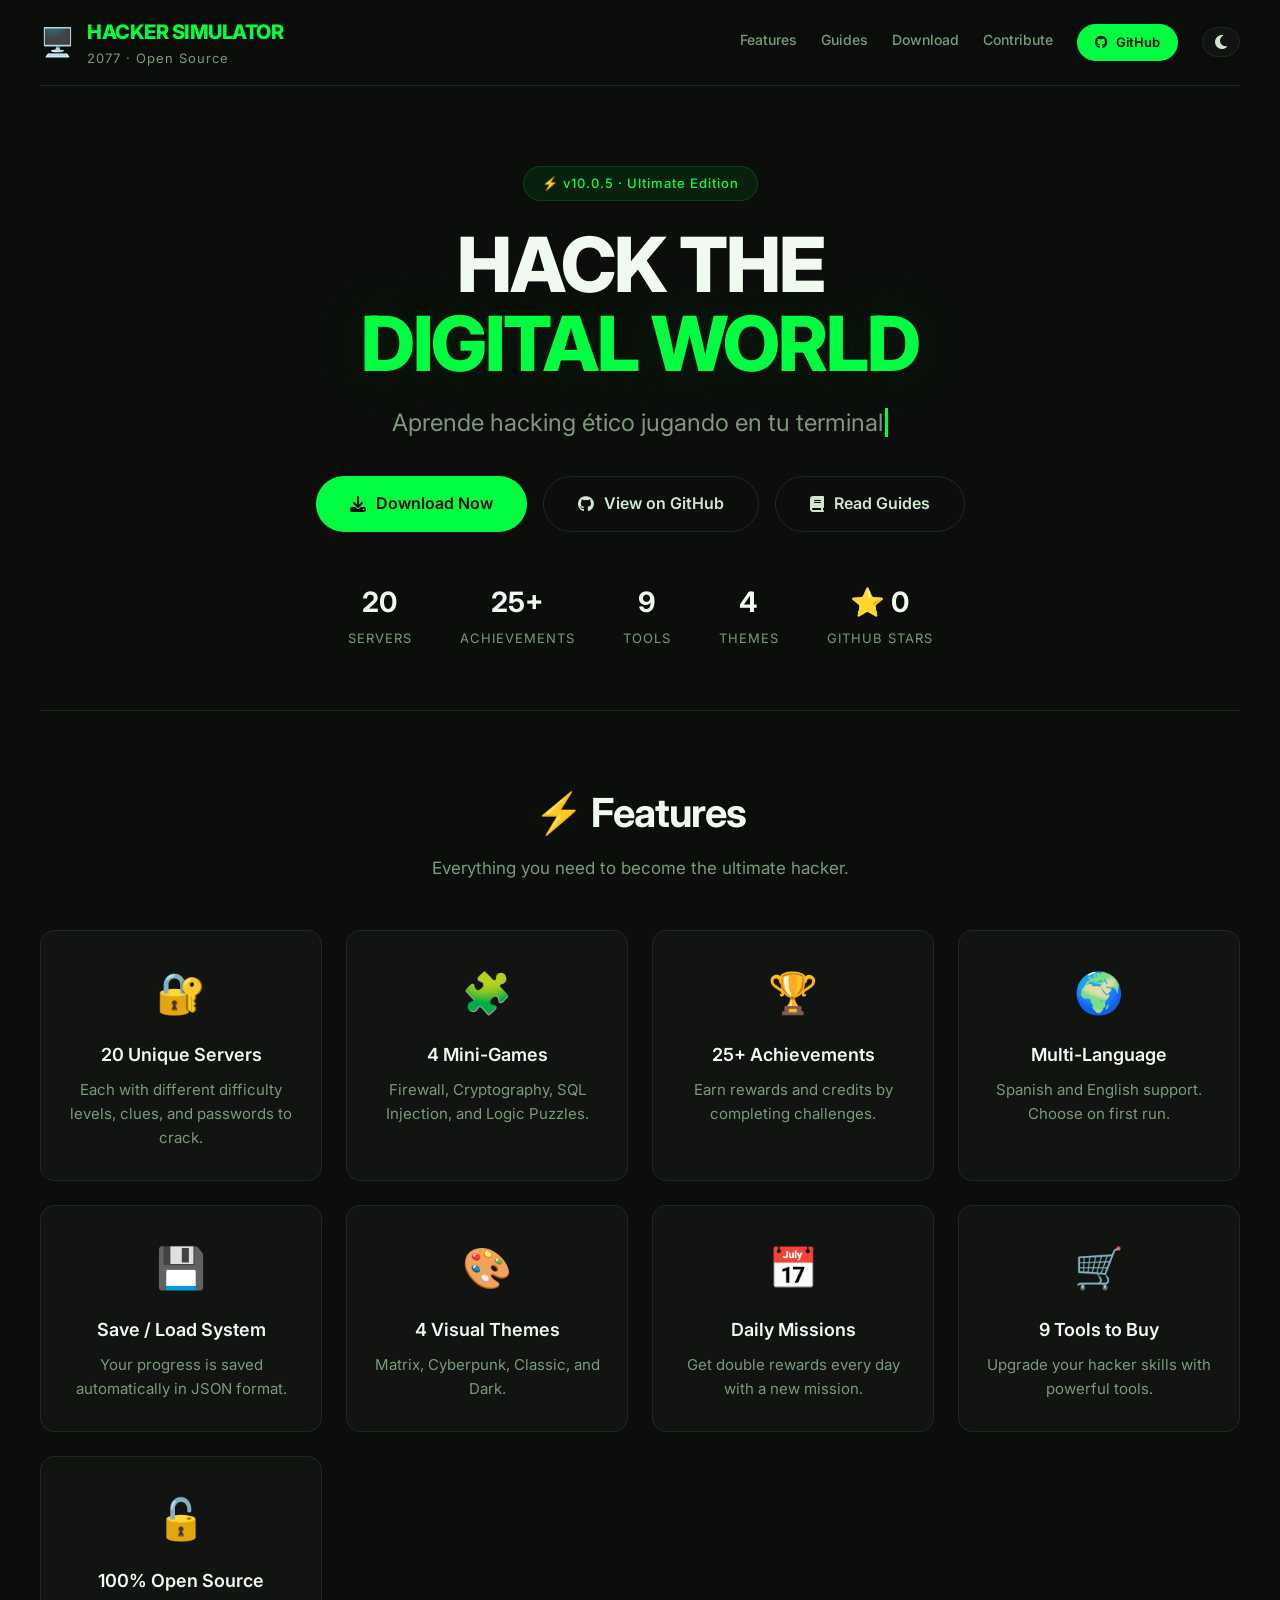
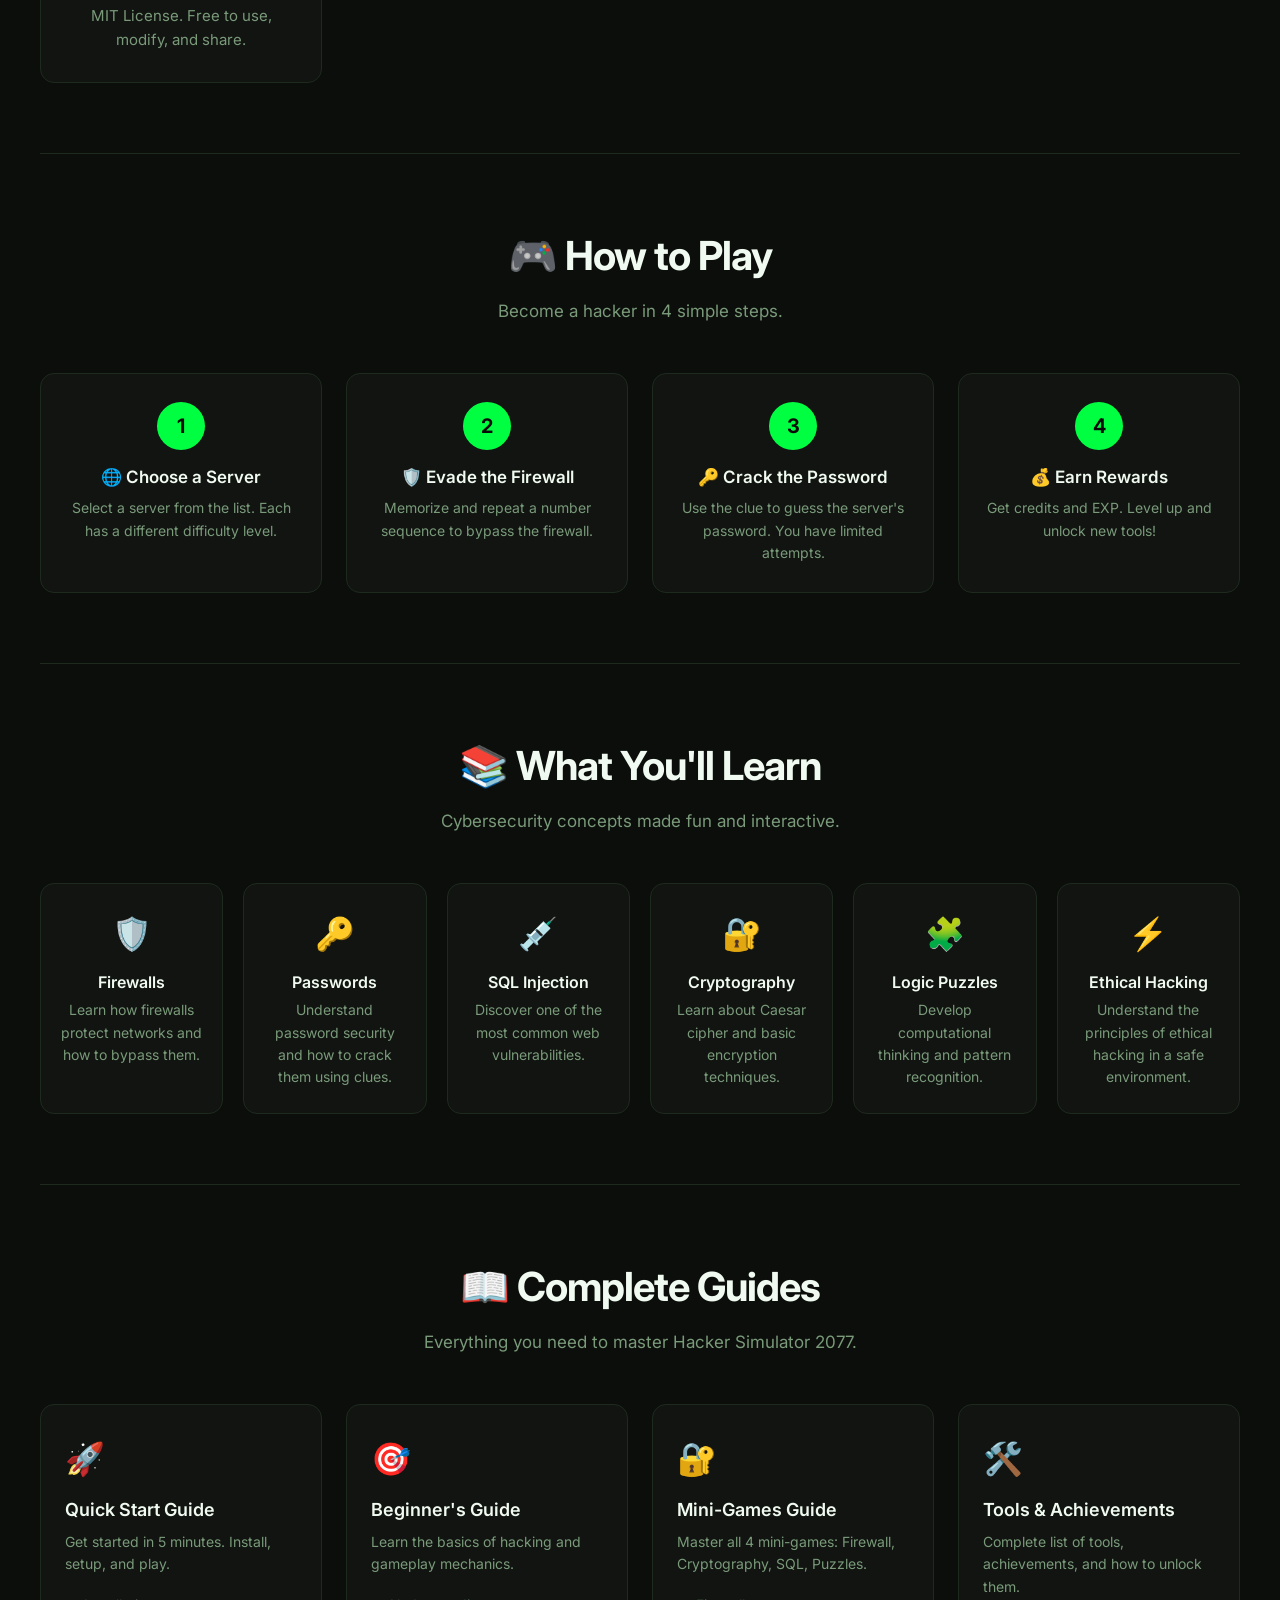
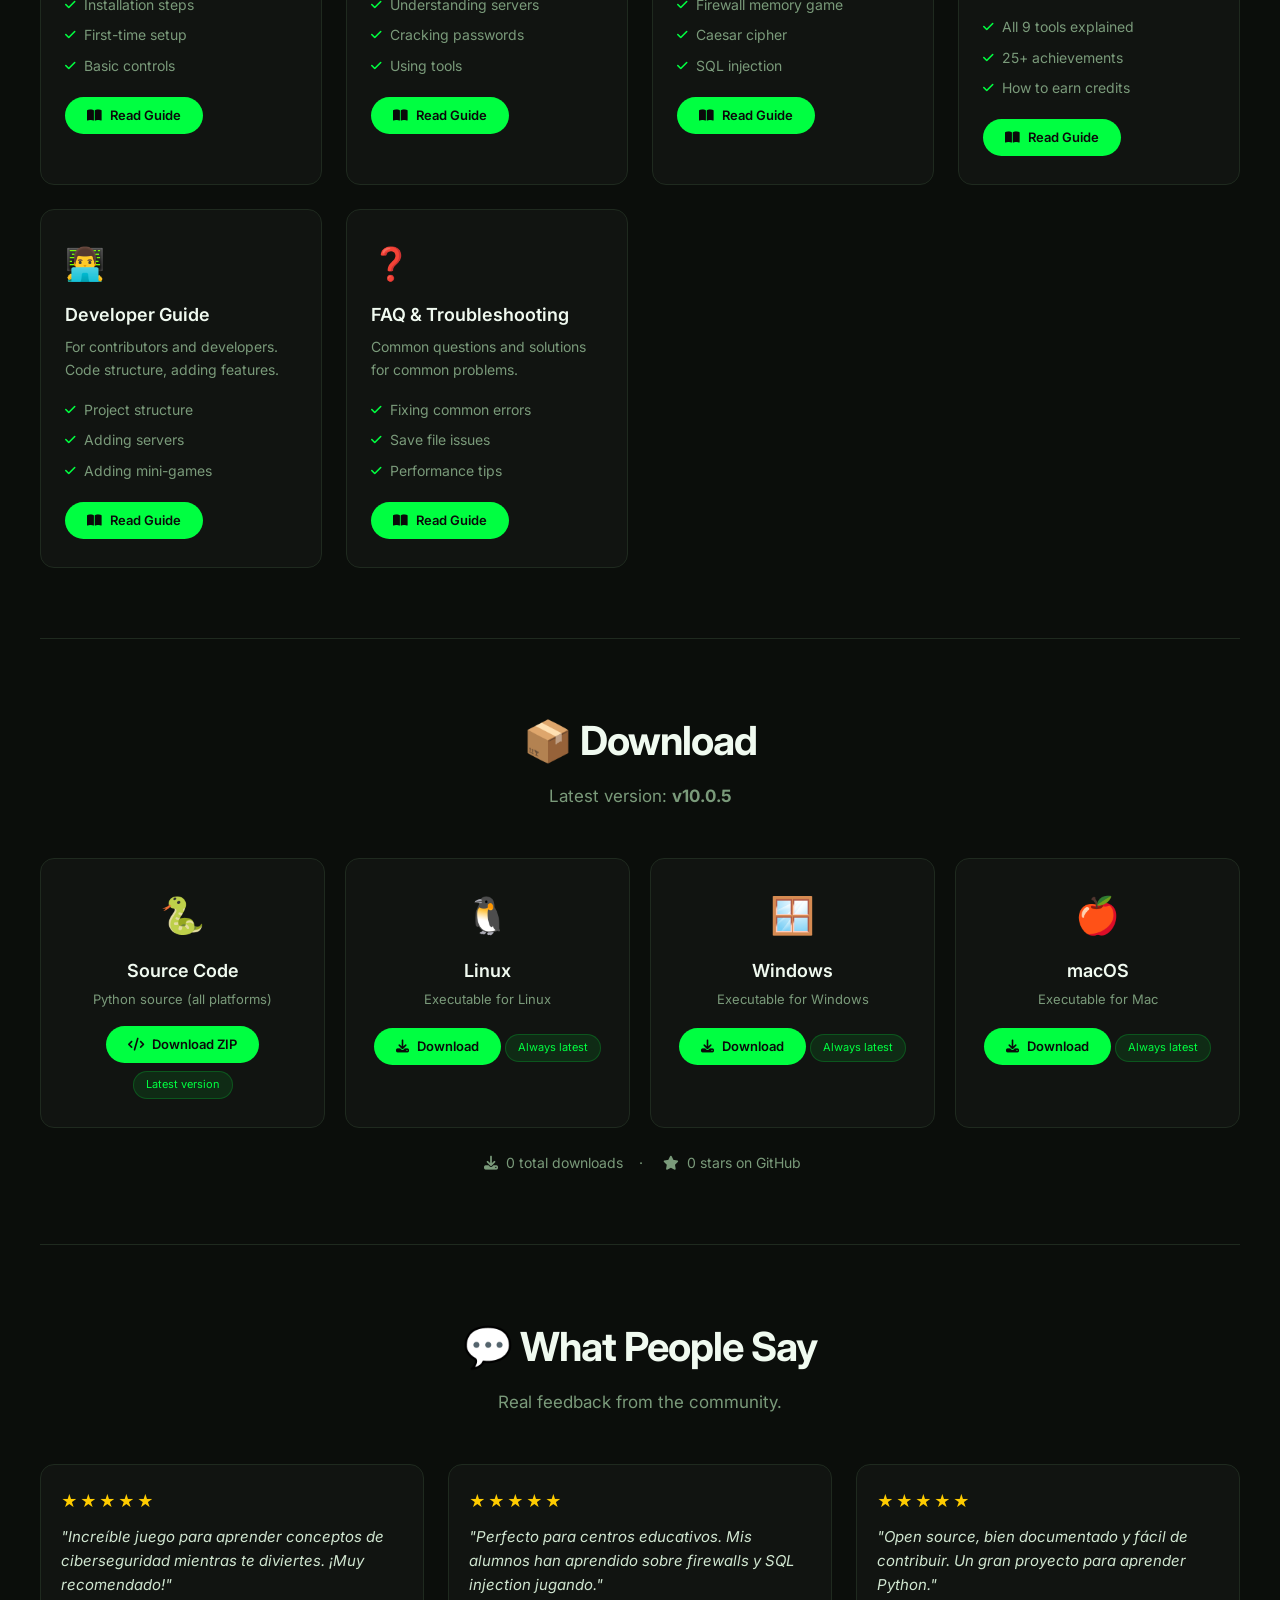
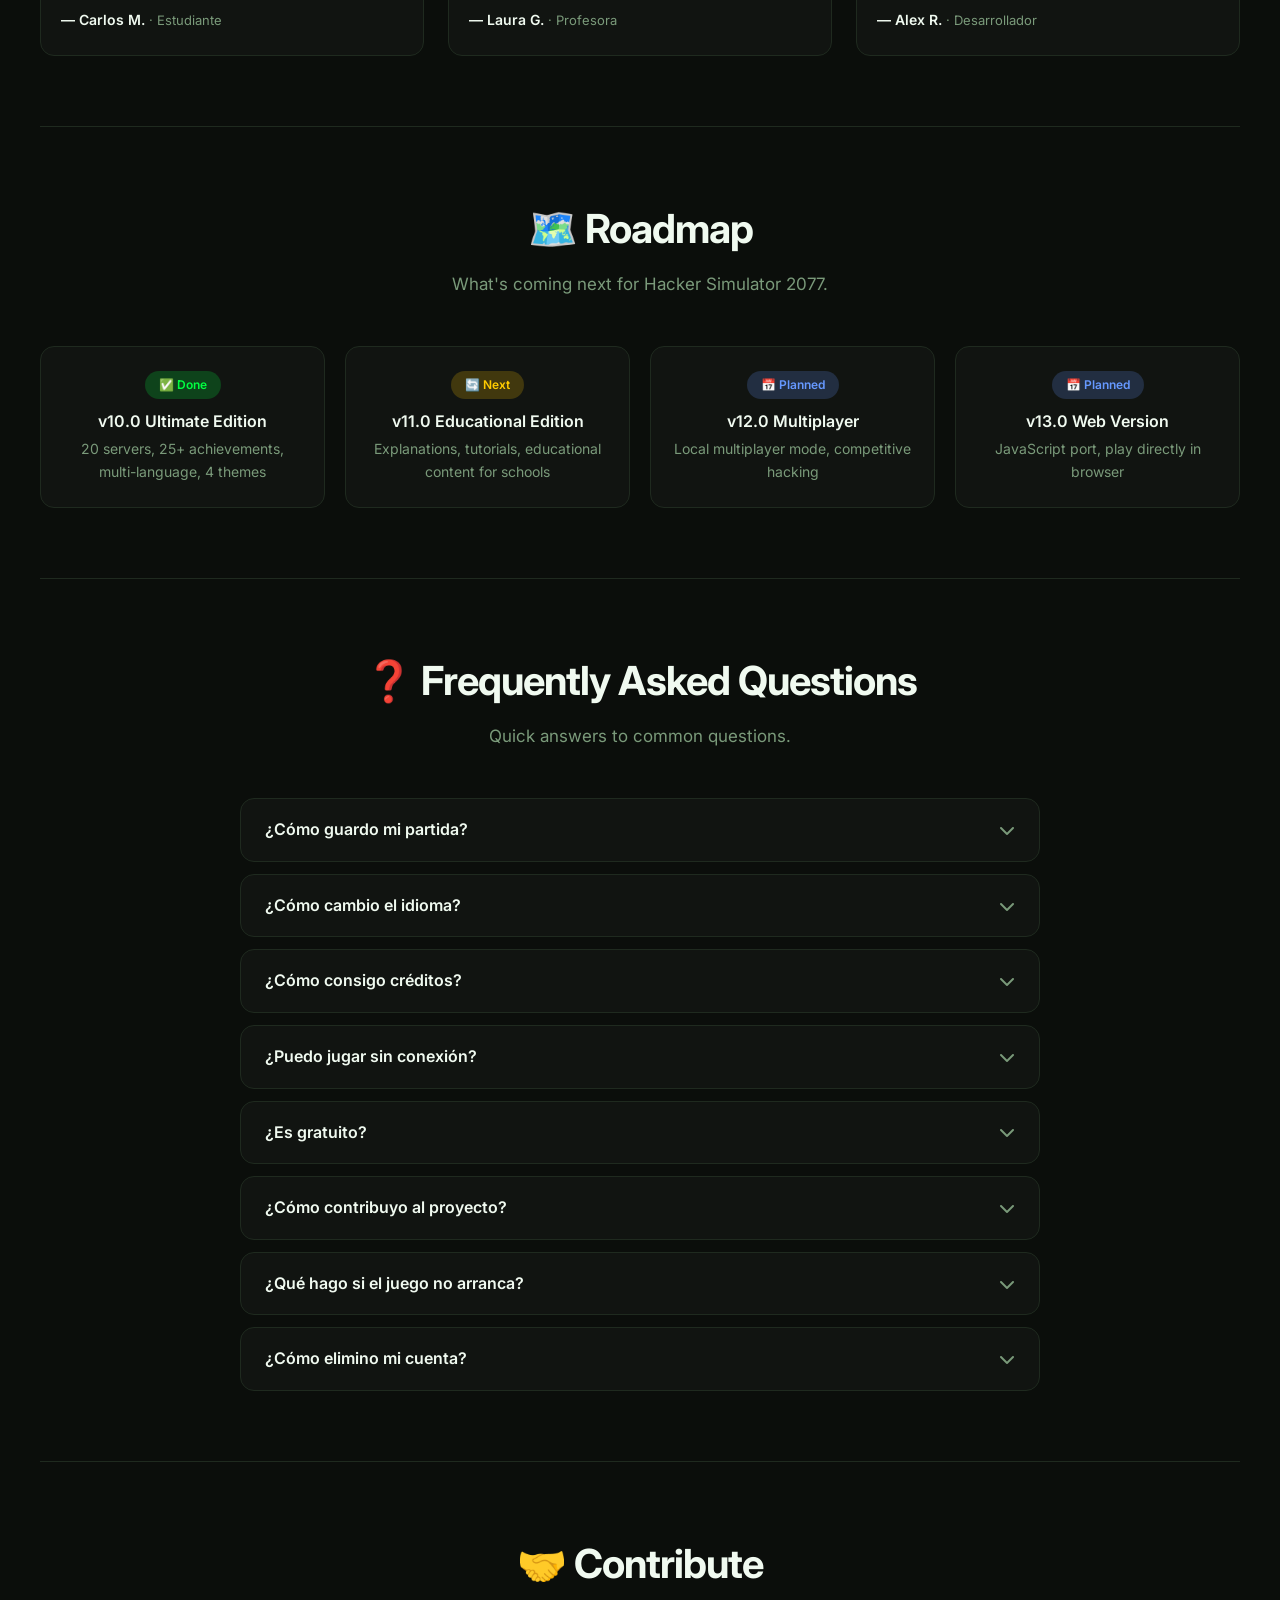
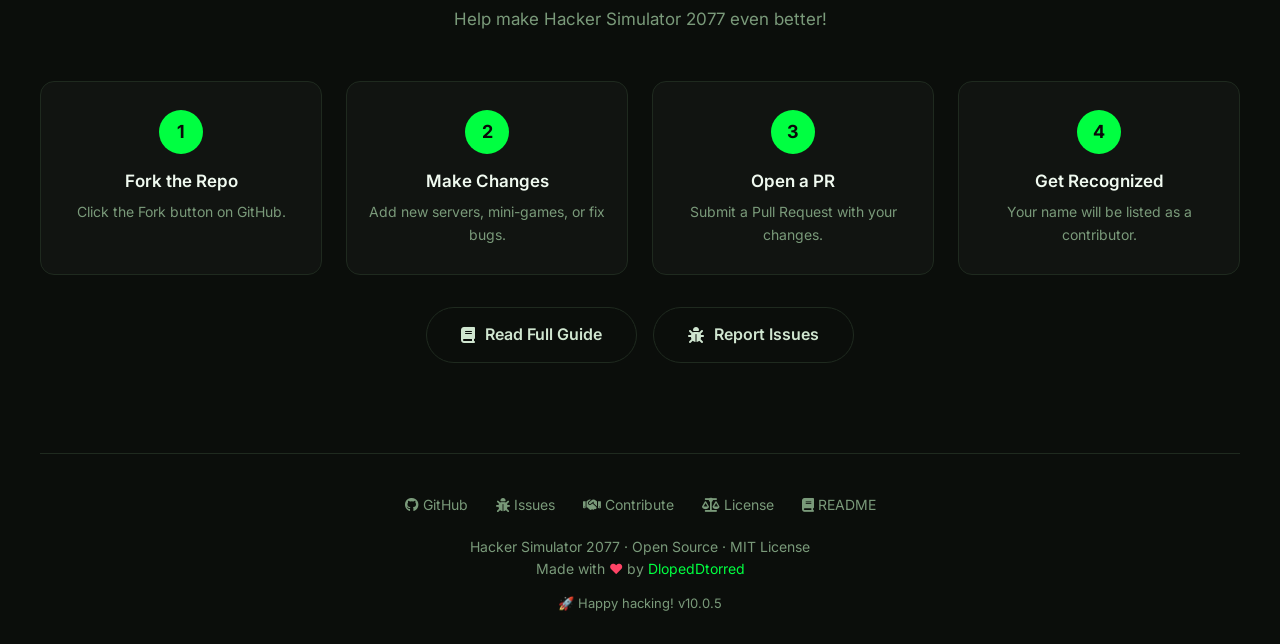
<file: docs/index.html>
<!DOCTYPE html>
<html lang="es">
<head>
    <meta charset="UTF-8" />
    <meta name="viewport" content="width=device-width, initial-scale=1.0" />
    <title>Hacker Simulator 2077 – Open Source Hacking Game</title>
    <link rel="icon" href="img/favicon.svg" type="image/svg+xml" />
    <link rel="preconnect" href="https://fonts.googleapis.com" />
    <link rel="preconnect" href="https://fonts.gstatic.com" crossorigin />
    <link href="https://fonts.googleapis.com/css2?family=Inter:opsz,wght@14..32,400;14..32,600;14..32,700;14..32,800&display=swap" rel="stylesheet" />
    <link rel="stylesheet" href="https://cdnjs.cloudflare.com/ajax/libs/font-awesome/6.5.0/css/all.min.css" />
    <style>
        * {
            margin: 0;
            padding: 0;
            box-sizing: border-box;
        }

        :root {
            --bg: #0b0e0b;
            --bg-card: #111411;
            --bg-card-hover: #1a1f1a;
            --border: #1f2a1f;
            --green: #00ff41;
            --green-dim: #00cc33;
            --green-glow: rgba(0, 255, 65, 0.08);
            --text: #d0e6d0;
            --text-muted: #7a9a7a;
            --text-light: #f0faf0;
            --radius: 14px;
            --transition: 0.3s cubic-bezier(0.4, 0, 0.2, 1);
            --shadow: 0 8px 32px rgba(0, 0, 0, 0.4);
            --header-bg: rgba(11, 14, 11, 0.9);
        }

        .light-mode {
            --bg: #f0f5f0;
            --bg-card: #e8ede8;
            --bg-card-hover: #dce4dc;
            --border: #c0d0c0;
            --text: #1a2a1a;
            --text-muted: #4a6a4a;
            --text-light: #0a1a0a;
            --header-bg: rgba(240, 245, 240, 0.95);
            --shadow: 0 8px 32px rgba(0, 0, 0, 0.08);
        }

        html {
            scroll-behavior: smooth;
        }

        body {
            font-family: 'Inter', -apple-system, BlinkMacSystemFont, sans-serif;
            background: var(--bg);
            color: var(--text);
            line-height: 1.6;
            min-height: 100vh;
            display: flex;
            flex-direction: column;
            align-items: center;
            padding: 0 24px;
            transition: background 0.4s, color 0.4s;
        }

        a {
            color: var(--green);
            text-decoration: none;
            transition: var(--transition);
        }
        a:hover {
            color: #66ff88;
        }

        .container {
            width: 100%;
            max-width: 1200px;
        }

        ::-webkit-scrollbar {
            width: 8px;
        }
        ::-webkit-scrollbar-track {
            background: var(--bg);
        }
        ::-webkit-scrollbar-thumb {
            background: var(--green);
            border-radius: 10px;
        }

        #progress-bar {
            position: fixed;
            top: 0;
            left: 0;
            height: 3px;
            background: var(--green);
            z-index: 9999;
            width: 0%;
            transition: width 0.1s;
            box-shadow: 0 0 20px rgba(0, 255, 65, 0.3);
        }

        header {
            width: 100%;
            padding: 16px 0;
            border-bottom: 1px solid var(--border);
            display: flex;
            justify-content: space-between;
            align-items: center;
            flex-wrap: wrap;
            gap: 16px;
            position: sticky;
            top: 0;
            background: var(--header-bg);
            backdrop-filter: blur(12px);
            z-index: 100;
            transition: background 0.4s;
        }

        .logo {
            display: flex;
            align-items: center;
            gap: 12px;
        }

        .logo-icon {
            font-size: 28px;
            line-height: 1;
        }

        .logo-text {
            font-size: 20px;
            font-weight: 800;
            letter-spacing: -0.5px;
            color: var(--green);
        }

        .logo-text span {
            font-weight: 400;
            color: var(--text-muted);
            font-size: 13px;
            display: block;
            letter-spacing: 1px;
        }

        nav {
            display: flex;
            align-items: center;
            gap: 24px;
            flex-wrap: wrap;
        }

        nav a {
            font-size: 14px;
            font-weight: 500;
            color: var(--text-muted);
            position: relative;
            padding-bottom: 4px;
            transition: var(--transition);
        }

        nav a::after {
            content: '';
            position: absolute;
            bottom: 0;
            left: 0;
            width: 0;
            height: 2px;
            background: var(--green);
            transition: var(--transition);
        }

        nav a:hover {
            color: var(--text);
        }
        nav a:hover::after {
            width: 100%;
        }

        nav .github-btn {
            background: var(--green);
            color: #0a0a0a;
            padding: 8px 18px;
            border-radius: 40px;
            font-weight: 600;
            font-size: 13px;
            display: inline-flex;
            align-items: center;
            gap: 8px;
            transition: var(--transition);
        }

        nav .github-btn:hover {
            background: #66ff88;
            transform: scale(1.03);
            color: #0a0a0a;
        }
        nav .github-btn::after {
            display: none;
        }

        .theme-toggle {
            background: var(--bg-card);
            border: 1px solid var(--border);
            border-radius: 40px;
            padding: 6px 12px;
            cursor: pointer;
            font-size: 16px;
            transition: var(--transition);
            display: flex;
            align-items: center;
            gap: 6px;
            color: var(--text);
        }

        .theme-toggle:hover {
            border-color: var(--green);
        }

        .hero {
            padding: 80px 0 60px;
            text-align: center;
        }

        .hero-badge {
            display: inline-block;
            background: rgba(0, 255, 65, 0.08);
            border: 1px solid rgba(0, 255, 65, 0.15);
            padding: 6px 18px;
            border-radius: 40px;
            font-size: 13px;
            color: var(--green);
            letter-spacing: 1px;
            margin-bottom: 24px;
            font-weight: 500;
        }

        .hero-badge #version-display {
            color: #66ff88;
            font-weight: 700;
        }

        .hero h1 {
            font-size: clamp(40px, 8vw, 76px);
            font-weight: 800;
            letter-spacing: -2px;
            line-height: 1.05;
            color: var(--text-light);
        }

        .hero h1 .highlight {
            color: var(--green);
            text-shadow: 0 0 60px rgba(0, 255, 65, 0.1);
        }

        .hero .typing-text {
            font-size: clamp(18px, 2.5vw, 24px);
            color: var(--text-muted);
            max-width: 640px;
            margin: 20px auto 32px;
            min-height: 40px;
        }

        .hero .typing-text .cursor {
            display: inline-block;
            width: 3px;
            height: 1.2em;
            background: var(--green);
            animation: blink 0.8s step-end infinite;
            vertical-align: text-bottom;
            margin-left: 2px;
        }

        @keyframes blink {
            0%,
            100% {
                opacity: 1;
            }
            50% {
                opacity: 0;
            }
        }

        .hero-buttons {
            display: flex;
            justify-content: center;
            gap: 16px;
            flex-wrap: wrap;
        }

        .btn {
            display: inline-flex;
            align-items: center;
            gap: 10px;
            padding: 14px 34px;
            border-radius: 40px;
            font-weight: 600;
            font-size: 16px;
            border: none;
            cursor: pointer;
            transition: var(--transition);
            text-decoration: none;
        }

        .btn-primary {
            background: var(--green);
            color: #0a0a0a;
        }
        .btn-primary:hover {
            background: #66ff88;
            transform: scale(1.03);
            color: #0a0a0a;
        }

        .btn-secondary {
            background: transparent;
            color: var(--text);
            border: 1.5px solid var(--border);
        }
        .btn-secondary:hover {
            border-color: var(--green);
            color: var(--green);
            transform: scale(1.03);
        }

        .hero-stats {
            display: flex;
            justify-content: center;
            gap: 48px;
            margin-top: 48px;
            flex-wrap: wrap;
        }

        .hero-stats .stat {
            text-align: center;
        }

        .hero-stats .stat-number {
            font-size: 28px;
            font-weight: 700;
            color: var(--text-light);
            display: block;
        }

        .hero-stats .stat-label {
            font-size: 13px;
            color: var(--text-muted);
            text-transform: uppercase;
            letter-spacing: 1px;
        }

        .section {
            padding: 70px 0;
            border-top: 1px solid var(--border);
        }

        .section-header {
            text-align: center;
            margin-bottom: 48px;
        }

        .section-header h2 {
            font-size: clamp(28px, 4vw, 40px);
            font-weight: 700;
            letter-spacing: -1px;
            color: var(--text-light);
        }

        .section-header p {
            color: var(--text-muted);
            max-width: 540px;
            margin: 10px auto 0;
            font-size: 17px;
        }

        .features-grid {
            display: grid;
            grid-template-columns: repeat(auto-fit, minmax(240px, 1fr));
            gap: 24px;
        }

        .feature-card {
            background: var(--bg-card);
            border: 1px solid var(--border);
            border-radius: var(--radius);
            padding: 30px 24px;
            transition: var(--transition);
            text-align: center;
            cursor: default;
        }

        .feature-card:hover {
            border-color: var(--green);
            transform: translateY(-6px);
            box-shadow: var(--shadow);
            background: var(--bg-card-hover);
        }

        .feature-card .icon {
            font-size: 40px;
            display: block;
            margin-bottom: 16px;
        }

        .feature-card h3 {
            font-size: 18px;
            font-weight: 600;
            color: var(--text-light);
            margin-bottom: 8px;
        }

        .feature-card p {
            font-size: 15px;
            color: var(--text-muted);
        }

        .steps-grid {
            display: grid;
            grid-template-columns: repeat(auto-fit, minmax(200px, 1fr));
            gap: 24px;
        }

        .step-card {
            background: var(--bg-card);
            border: 1px solid var(--border);
            border-radius: var(--radius);
            padding: 28px 20px;
            text-align: center;
            transition: var(--transition);
        }

        .step-card:hover {
            border-color: var(--green);
            transform: translateY(-4px);
            box-shadow: var(--shadow);
        }

        .step-card .step-num {
            display: inline-flex;
            align-items: center;
            justify-content: center;
            width: 48px;
            height: 48px;
            border-radius: 50%;
            background: var(--green);
            color: #0a0a0a;
            font-weight: 700;
            font-size: 20px;
            margin-bottom: 14px;
        }

        .step-card h4 {
            color: var(--text-light);
            font-size: 17px;
            font-weight: 600;
            margin-bottom: 6px;
        }

        .step-card p {
            font-size: 14px;
            color: var(--text-muted);
        }

        .concepts-grid {
            display: grid;
            grid-template-columns: repeat(auto-fit, minmax(180px, 1fr));
            gap: 20px;
        }

        .concept-card {
            background: var(--bg-card);
            border: 1px solid var(--border);
            border-radius: var(--radius);
            padding: 24px 20px;
            text-align: center;
            transition: var(--transition);
        }

        .concept-card:hover {
            border-color: var(--green);
            transform: translateY(-4px);
        }

        .concept-card .concept-icon {
            font-size: 32px;
            display: block;
            margin-bottom: 10px;
        }

        .concept-card h4 {
            color: var(--text-light);
            font-size: 16px;
            font-weight: 600;
        }

        .concept-card p {
            font-size: 14px;
            color: var(--text-muted);
            margin-top: 4px;
        }

        .guides-grid {
            display: grid;
            grid-template-columns: repeat(auto-fit, minmax(280px, 1fr));
            gap: 24px;
        }

        .guide-full-card {
            background: var(--bg-card);
            border: 1px solid var(--border);
            border-radius: var(--radius);
            padding: 28px 24px;
            transition: var(--transition);
        }

        .guide-full-card:hover {
            border-color: var(--green);
            transform: translateY(-4px);
            box-shadow: var(--shadow);
        }

        .guide-full-card .guide-icon {
            font-size: 32px;
            display: block;
            margin-bottom: 12px;
        }

        .guide-full-card h4 {
            color: var(--text-light);
            font-size: 18px;
            font-weight: 600;
        }

        .guide-full-card p {
            color: var(--text-muted);
            font-size: 14px;
            margin: 6px 0 14px;
        }

        .guide-full-card ul {
            list-style: none;
            padding: 0;
            margin: 0 0 16px 0;
        }

        .guide-full-card ul li {
            padding: 4px 0;
            font-size: 14px;
            color: var(--text-muted);
            display: flex;
            align-items: center;
            gap: 8px;
        }

        .guide-full-card ul li i {
            color: var(--green);
            font-size: 12px;
        }

        .guide-full-card .btn-sm {
            padding: 8px 22px;
            border-radius: 40px;
            font-size: 13px;
            font-weight: 600;
            background: var(--green);
            color: #0a0a0a;
            border: none;
            cursor: pointer;
            transition: var(--transition);
            text-decoration: none;
            display: inline-flex;
            align-items: center;
            gap: 8px;
        }

        .guide-full-card .btn-sm:hover {
            background: #66ff88;
            transform: scale(1.04);
        }

        .download-grid {
            display: grid;
            grid-template-columns: repeat(auto-fit, minmax(220px, 1fr));
            gap: 20px;
            margin-top: 10px;
        }

        .download-card {
            background: var(--bg-card);
            border: 1px solid var(--border);
            border-radius: var(--radius);
            padding: 28px 20px;
            text-align: center;
            transition: var(--transition);
        }

        .download-card:hover {
            border-color: var(--green);
            transform: translateY(-4px);
            box-shadow: var(--shadow);
        }

        .download-card .os-icon {
            font-size: 36px;
            display: block;
            margin-bottom: 12px;
        }

        .download-card h4 {
            color: var(--text-light);
            font-size: 18px;
            font-weight: 600;
            margin-bottom: 4px;
        }

        .download-card p {
            font-size: 13px;
            color: var(--text-muted);
            margin-bottom: 16px;
        }

        .download-card .btn-sm {
            padding: 8px 22px;
            border-radius: 40px;
            font-size: 13px;
            font-weight: 600;
            background: var(--green);
            color: #0a0a0a;
            border: none;
            cursor: pointer;
            transition: var(--transition);
            text-decoration: none;
            display: inline-flex;
            align-items: center;
            gap: 8px;
        }

        .download-card .btn-sm:hover {
            background: #66ff88;
            transform: scale(1.04);
        }

        .update-badge {
            display: inline-block;
            background: rgba(0, 255, 65, 0.1);
            border: 1px solid rgba(0, 255, 65, 0.2);
            padding: 4px 12px;
            border-radius: 40px;
            font-size: 11px;
            color: var(--green);
            margin-top: 8px;
        }

        .download-stats {
            text-align: center;
            margin-top: 24px;
            color: var(--text-muted);
            font-size: 14px;
        }

        .download-stats i {
            margin: 0 4px;
        }

        .testimonials-grid {
            display: grid;
            grid-template-columns: repeat(auto-fit, minmax(240px, 1fr));
            gap: 24px;
        }

        .testimonial-card {
            background: var(--bg-card);
            border: 1px solid var(--border);
            border-radius: var(--radius);
            padding: 24px 20px;
            transition: var(--transition);
        }

        .testimonial-card:hover {
            border-color: var(--green);
        }

        .testimonial-card .stars {
            color: #ffcc00;
            font-size: 16px;
            letter-spacing: 2px;
            margin-bottom: 10px;
        }

        .testimonial-card blockquote {
            font-style: italic;
            color: var(--text);
            font-size: 15px;
            margin-bottom: 12px;
        }

        .testimonial-card .author {
            font-size: 14px;
            font-weight: 600;
            color: var(--text-light);
        }

        .testimonial-card .author span {
            font-weight: 400;
            color: var(--text-muted);
            font-size: 13px;
        }

        .roadmap-grid {
            display: grid;
            grid-template-columns: repeat(auto-fit, minmax(220px, 1fr));
            gap: 20px;
        }

        .roadmap-item {
            background: var(--bg-card);
            border: 1px solid var(--border);
            border-radius: var(--radius);
            padding: 24px 20px;
            text-align: center;
            transition: var(--transition);
        }

        .roadmap-item:hover {
            border-color: var(--green);
        }

        .roadmap-item .status {
            display: inline-block;
            padding: 4px 14px;
            border-radius: 40px;
            font-size: 12px;
            font-weight: 600;
            margin-bottom: 10px;
        }

        .status-done {
            background: rgba(0, 255, 65, 0.2);
            color: var(--green);
        }

        .status-next {
            background: rgba(255, 200, 0, 0.2);
            color: #ffcc00;
        }

        .status-planned {
            background: rgba(100, 150, 255, 0.2);
            color: #6699ff;
        }

        .roadmap-item h4 {
            color: var(--text-light);
            font-size: 16px;
            font-weight: 600;
        }

        .roadmap-item p {
            font-size: 14px;
            color: var(--text-muted);
            margin-top: 4px;
        }

        .faq-list {
            max-width: 800px;
            margin: 0 auto;
            display: flex;
            flex-direction: column;
            gap: 12px;
        }

        .faq-item {
            background: var(--bg-card);
            border: 1px solid var(--border);
            border-radius: var(--radius);
            overflow: hidden;
            transition: var(--transition);
        }

        .faq-item:hover {
            border-color: var(--green);
        }

        .faq-question {
            padding: 18px 24px;
            cursor: pointer;
            display: flex;
            justify-content: space-between;
            align-items: center;
            font-weight: 600;
            color: var(--text-light);
            transition: var(--transition);
            user-select: none;
        }

        .faq-question:hover {
            color: var(--green);
        }

        .faq-question i {
            transition: var(--transition);
            color: var(--text-muted);
        }

        .faq-item.active .faq-question i {
            transform: rotate(180deg);
            color: var(--green);
        }

        .faq-answer {
            max-height: 0;
            overflow: hidden;
            transition: max-height 0.3s ease, padding 0.3s ease;
            padding: 0 24px;
            color: var(--text-muted);
            font-size: 15px;
        }

        .faq-item.active .faq-answer {
            max-height: 300px;
            padding: 0 24px 18px;
        }

        .faq-answer kbd {
            background: var(--bg);
            padding: 2px 10px;
            border-radius: 4px;
            font-size: 13px;
            border: 1px solid var(--border);
            color: var(--text);
        }

        .faq-answer code {
            background: var(--bg);
            padding: 2px 8px;
            border-radius: 4px;
            font-size: 13px;
            color: var(--green);
        }

        .contribute-steps {
            display: grid;
            grid-template-columns: repeat(auto-fit, minmax(180px, 1fr));
            gap: 24px;
            margin-top: 10px;
        }

        .step {
            text-align: center;
            background: var(--bg-card);
            border: 1px solid var(--border);
            border-radius: var(--radius);
            padding: 28px 20px;
            transition: var(--transition);
        }

        .step:hover {
            border-color: var(--green);
        }

        .step .step-number {
            display: inline-flex;
            align-items: center;
            justify-content: center;
            width: 44px;
            height: 44px;
            border-radius: 50%;
            background: var(--green);
            color: #0a0a0a;
            font-weight: 700;
            font-size: 18px;
            margin-bottom: 14px;
        }

        .step h4 {
            color: var(--text-light);
            font-size: 17px;
            font-weight: 600;
            margin-bottom: 6px;
        }

        .step p {
            font-size: 14px;
            color: var(--text-muted);
        }

        footer {
            width: 100%;
            padding: 40px 0 30px;
            border-top: 1px solid var(--border);
            margin-top: 20px;
            text-align: center;
        }

        footer .footer-links {
            display: flex;
            justify-content: center;
            gap: 28px;
            flex-wrap: wrap;
            margin-bottom: 20px;
        }

        footer .footer-links a {
            font-size: 14px;
            color: var(--text-muted);
            transition: var(--transition);
        }

        footer .footer-links a:hover {
            color: var(--green);
        }

        footer p {
            font-size: 14px;
            color: var(--text-muted);
        }

        footer .heart {
            color: #ff4466;
        }

        #back-to-top {
            position: fixed;
            bottom: 30px;
            right: 30px;
            width: 48px;
            height: 48px;
            border-radius: 50%;
            background: var(--green);
            color: #0a0a0a;
            border: none;
            font-size: 20px;
            cursor: pointer;
            opacity: 0;
            visibility: hidden;
            transition: var(--transition);
            box-shadow: 0 4px 20px rgba(0, 255, 65, 0.3);
            z-index: 999;
        }

        #back-to-top.show {
            opacity: 1;
            visibility: visible;
        }

        #back-to-top:hover {
            transform: scale(1.1);
            background: #66ff88;
        }

        @media (max-width: 768px) {
            header {
                flex-direction: column;
                align-items: flex-start;
            }
            nav {
                width: 100%;
                justify-content: flex-start;
                gap: 14px;
            }
            nav .github-btn {
                margin-left: 0;
            }
            .hero {
                padding: 50px 0 40px;
            }
            .hero-stats {
                gap: 24px;
            }
            .hero-stats .stat-number {
                font-size: 22px;
            }
            .theme-toggle {
                font-size: 14px;
                padding: 4px 10px;
            }
            .guides-grid {
                grid-template-columns: 1fr;
            }
            .roadmap-grid {
                grid-template-columns: 1fr 1fr;
            }
        }

        @media (max-width: 480px) {
            body {
                padding: 0 16px;
            }
            .hero-buttons .btn {
                width: 100%;
                justify-content: center;
            }
            .download-grid {
                grid-template-columns: 1fr;
            }
            .features-grid {
                grid-template-columns: 1fr;
            }
            .steps-grid {
                grid-template-columns: 1fr;
            }
            .concepts-grid {
                grid-template-columns: 1fr;
            }
            .testimonials-grid {
                grid-template-columns: 1fr;
            }
            .contribute-steps {
                grid-template-columns: 1fr;
            }
            .roadmap-grid {
                grid-template-columns: 1fr;
            }
            .faq-question {
                font-size: 14px;
                padding: 14px 18px;
            }
            .faq-answer {
                font-size: 14px;
                padding: 0 18px;
            }
            .faq-item.active .faq-answer {
                padding: 0 18px 14px;
            }
            #back-to-top {
                bottom: 20px;
                right: 20px;
                width: 40px;
                height: 40px;
                font-size: 16px;
            }
        }

        @keyframes fadeUp {
            from {
                opacity: 0;
                transform: translateY(30px);
            }
            to {
                opacity: 1;
                transform: translateY(0);
            }
        }

        .animate-on-scroll {
            opacity: 0;
            transform: translateY(30px);
            transition: opacity 0.6s ease, transform 0.6s ease;
        }

        .animate-on-scroll.visible {
            opacity: 1;
            transform: translateY(0);
        }
    </style>
</head>
<body>

    <!-- ===== PROGRESS BAR ===== -->
    <div id="progress-bar"></div>

    <!-- ===== BACK TO TOP ===== -->
    <button id="back-to-top" aria-label="Volver arriba">
        <i class="fas fa-arrow-up"></i>
    </button>

    <div class="container">

        <!-- ==========================================================
        HEADER
        ========================================================== -->
        <header>
            <div class="logo">
                <span class="logo-icon">🖥️</span>
                <div class="logo-text">
                    HACKER SIMULATOR
                    <span>2077 · Open Source</span>
                </div>
            </div>
            <nav>
                <a href="#features">Features</a>
                <a href="#guides">Guides</a>
                <a href="#download">Download</a>
                <a href="#contribute">Contribute</a>
                <a href="https://github.com/DlopedDtorred/hacker-simulator" target="_blank" class="github-btn">
                    <i class="fab fa-github"></i> GitHub
                </a>
                <button class="theme-toggle" id="themeToggle" aria-label="Cambiar tema">
                    <i class="fas fa-moon"></i>
                </button>
            </nav>
        </header>

        <!-- ==========================================================
        HERO
        ========================================================== -->
        <section class="hero">
            <span class="hero-badge">
                ⚡ <span id="version-display">v10.0.5</span> · Ultimate Edition
            </span>
            <h1>
                HACK THE<br />
                <span class="highlight">DIGITAL WORLD</span>
            </h1>
            <div class="typing-text" id="typing-text">
                Aprende hacking ético jugando en tu terminal<span class="cursor"></span>
            </div>
            <div class="hero-buttons">
                <a href="#download" class="btn btn-primary">
                    <i class="fas fa-download"></i> Download Now
                </a>
                <a href="https://github.com/DlopedDtorred/hacker-simulator" target="_blank" class="btn btn-secondary">
                    <i class="fab fa-github"></i> View on GitHub
                </a>
                <a href="#guides" class="btn btn-secondary">
                    <i class="fas fa-book"></i> Read Guides
                </a>
            </div>

            <div class="hero-stats">
                <div class="stat">
                    <span class="stat-number">20</span>
                    <span class="stat-label">Servers</span>
                </div>
                <div class="stat">
                    <span class="stat-number">25+</span>
                    <span class="stat-label">Achievements</span>
                </div>
                <div class="stat">
                    <span class="stat-number">9</span>
                    <span class="stat-label">Tools</span>
                </div>
                <div class="stat">
                    <span class="stat-number">4</span>
                    <span class="stat-label">Themes</span>
                </div>
                <div class="stat">
                    <span class="stat-number" id="stat-stars">⭐ 0</span>
                    <span class="stat-label">GitHub Stars</span>
                </div>
            </div>
        </section>

        <!-- ==========================================================
        FEATURES
        ========================================================== -->
        <section class="section" id="features">
            <div class="section-header">
                <h2>⚡ Features</h2>
                <p>Everything you need to become the ultimate hacker.</p>
            </div>
            <div class="features-grid">
                <div class="feature-card animate-on-scroll">
                    <span class="icon">🔐</span>
                    <h3>20 Unique Servers</h3>
                    <p>Each with different difficulty levels, clues, and passwords to crack.</p>
                </div>
                <div class="feature-card animate-on-scroll">
                    <span class="icon">🧩</span>
                    <h3>4 Mini-Games</h3>
                    <p>Firewall, Cryptography, SQL Injection, and Logic Puzzles.</p>
                </div>
                <div class="feature-card animate-on-scroll">
                    <span class="icon">🏆</span>
                    <h3>25+ Achievements</h3>
                    <p>Earn rewards and credits by completing challenges.</p>
                </div>
                <div class="feature-card animate-on-scroll">
                    <span class="icon">🌍</span>
                    <h3>Multi-Language</h3>
                    <p>Spanish and English support. Choose on first run.</p>
                </div>
                <div class="feature-card animate-on-scroll">
                    <span class="icon">💾</span>
                    <h3>Save / Load System</h3>
                    <p>Your progress is saved automatically in JSON format.</p>
                </div>
                <div class="feature-card animate-on-scroll">
                    <span class="icon">🎨</span>
                    <h3>4 Visual Themes</h3>
                    <p>Matrix, Cyberpunk, Classic, and Dark.</p>
                </div>
                <div class="feature-card animate-on-scroll">
                    <span class="icon">📅</span>
                    <h3>Daily Missions</h3>
                    <p>Get double rewards every day with a new mission.</p>
                </div>
                <div class="feature-card animate-on-scroll">
                    <span class="icon">🛒</span>
                    <h3>9 Tools to Buy</h3>
                    <p>Upgrade your hacker skills with powerful tools.</p>
                </div>
                <div class="feature-card animate-on-scroll">
                    <span class="icon">🔓</span>
                    <h3>100% Open Source</h3>
                    <p>MIT License. Free to use, modify, and share.</p>
                </div>
            </div>
        </section>

        <!-- ==========================================================
        HOW TO PLAY
        ========================================================== -->
        <section class="section" id="how-to-play">
            <div class="section-header">
                <h2>🎮 How to Play</h2>
                <p>Become a hacker in 4 simple steps.</p>
            </div>
            <div class="steps-grid">
                <div class="step-card animate-on-scroll">
                    <div class="step-num">1</div>
                    <h4>🌐 Choose a Server</h4>
                    <p>Select a server from the list. Each has a different difficulty level.</p>
                </div>
                <div class="step-card animate-on-scroll">
                    <div class="step-num">2</div>
                    <h4>🛡️ Evade the Firewall</h4>
                    <p>Memorize and repeat a number sequence to bypass the firewall.</p>
                </div>
                <div class="step-card animate-on-scroll">
                    <div class="step-num">3</div>
                    <h4>🔑 Crack the Password</h4>
                    <p>Use the clue to guess the server's password. You have limited attempts.</p>
                </div>
                <div class="step-card animate-on-scroll">
                    <div class="step-num">4</div>
                    <h4>💰 Earn Rewards</h4>
                    <p>Get credits and EXP. Level up and unlock new tools!</p>
                </div>
            </div>
        </section>

        <!-- ==========================================================
        CONCEPTS (Educativo)
        ========================================================== -->
        <section class="section" id="concepts">
            <div class="section-header">
                <h2>📚 What You'll Learn</h2>
                <p>Cybersecurity concepts made fun and interactive.</p>
            </div>
            <div class="concepts-grid">
                <div class="concept-card animate-on-scroll">
                    <span class="concept-icon">🛡️</span>
                    <h4>Firewalls</h4>
                    <p>Learn how firewalls protect networks and how to bypass them.</p>
                </div>
                <div class="concept-card animate-on-scroll">
                    <span class="concept-icon">🔑</span>
                    <h4>Passwords</h4>
                    <p>Understand password security and how to crack them using clues.</p>
                </div>
                <div class="concept-card animate-on-scroll">
                    <span class="concept-icon">💉</span>
                    <h4>SQL Injection</h4>
                    <p>Discover one of the most common web vulnerabilities.</p>
                </div>
                <div class="concept-card animate-on-scroll">
                    <span class="concept-icon">🔐</span>
                    <h4>Cryptography</h4>
                    <p>Learn about Caesar cipher and basic encryption techniques.</p>
                </div>
                <div class="concept-card animate-on-scroll">
                    <span class="concept-icon">🧩</span>
                    <h4>Logic Puzzles</h4>
                    <p>Develop computational thinking and pattern recognition.</p>
                </div>
                <div class="concept-card animate-on-scroll">
                    <span class="concept-icon">⚡</span>
                    <h4>Ethical Hacking</h4>
                    <p>Understand the principles of ethical hacking in a safe environment.</p>
                </div>
            </div>
        </section>

        <!-- ==========================================================
        GUIDES
        ========================================================== -->
        <section class="section" id="guides">
            <div class="section-header">
                <h2>📖 Complete Guides</h2>
                <p>Everything you need to master Hacker Simulator 2077.</p>
            </div>
            <div class="guides-grid">
                <div class="guide-full-card animate-on-scroll">
                    <span class="guide-icon">🚀</span>
                    <h4>Quick Start Guide</h4>
                    <p>Get started in 5 minutes. Install, setup, and play.</p>
                    <ul>
                        <li><i class="fas fa-check"></i> Installation steps</li>
                        <li><i class="fas fa-check"></i> First-time setup</li>
                        <li><i class="fas fa-check"></i> Basic controls</li>
                    </ul>
                    <a href="guides/quickstart.html" class="btn-sm">
                        <i class="fas fa-book-open"></i> Read Guide
                    </a>
                </div>

                <div class="guide-full-card animate-on-scroll">
                    <span class="guide-icon">🎯</span>
                    <h4>Beginner's Guide</h4>
                    <p>Learn the basics of hacking and gameplay mechanics.</p>
                    <ul>
                        <li><i class="fas fa-check"></i> Understanding servers</li>
                        <li><i class="fas fa-check"></i> Cracking passwords</li>
                        <li><i class="fas fa-check"></i> Using tools</li>
                    </ul>
                    <a href="guides/beginners.html" class="btn-sm">
                        <i class="fas fa-book-open"></i> Read Guide
                    </a>
                </div>

                <div class="guide-full-card animate-on-scroll">
                    <span class="guide-icon">🔐</span>
                    <h4>Mini-Games Guide</h4>
                    <p>Master all 4 mini-games: Firewall, Cryptography, SQL, Puzzles.</p>
                    <ul>
                        <li><i class="fas fa-check"></i> Firewall memory game</li>
                        <li><i class="fas fa-check"></i> Caesar cipher</li>
                        <li><i class="fas fa-check"></i> SQL injection</li>
                    </ul>
                    <a href="guides/minigames.html" class="btn-sm">
                        <i class="fas fa-book-open"></i> Read Guide
                    </a>
                </div>

                <div class="guide-full-card animate-on-scroll">
                    <span class="guide-icon">🛠️</span>
                    <h4>Tools & Achievements</h4>
                    <p>Complete list of tools, achievements, and how to unlock them.</p>
                    <ul>
                        <li><i class="fas fa-check"></i> All 9 tools explained</li>
                        <li><i class="fas fa-check"></i> 25+ achievements</li>
                        <li><i class="fas fa-check"></i> How to earn credits</li>
                    </ul>
                    <a href="guides/tools.html" class="btn-sm">
                        <i class="fas fa-book-open"></i> Read Guide
                    </a>
                </div>

                <div class="guide-full-card animate-on-scroll">
                    <span class="guide-icon">👨‍💻</span>
                    <h4>Developer Guide</h4>
                    <p>For contributors and developers. Code structure, adding features.</p>
                    <ul>
                        <li><i class="fas fa-check"></i> Project structure</li>
                        <li><i class="fas fa-check"></i> Adding servers</li>
                        <li><i class="fas fa-check"></i> Adding mini-games</li>
                    </ul>
                    <a href="guides/developer.html" class="btn-sm">
                        <i class="fas fa-book-open"></i> Read Guide
                    </a>
                </div>

                <div class="guide-full-card animate-on-scroll">
                    <span class="guide-icon">❓</span>
                    <h4>FAQ & Troubleshooting</h4>
                    <p>Common questions and solutions for common problems.</p>
                    <ul>
                        <li><i class="fas fa-check"></i> Fixing common errors</li>
                        <li><i class="fas fa-check"></i> Save file issues</li>
                        <li><i class="fas fa-check"></i> Performance tips</li>
                    </ul>
                    <a href="guides/faq.html" class="btn-sm">
                        <i class="fas fa-book-open"></i> Read Guide
                    </a>
                </div>
            </div>
        </section>

        <!-- ==========================================================
        DOWNLOAD
        ========================================================== -->
        <section class="section" id="download">
            <div class="section-header">
                <h2>📦 Download</h2>
                <p id="download-version-text">Latest version: <strong id="download-version">v10.0.5</strong></p>
            </div>
            <div class="download-grid">
                <div class="download-card animate-on-scroll">
                    <span class="os-icon">🐍</span>
                    <h4>Source Code</h4>
                    <p>Python source (all platforms)</p>
                    <a href="https://github.com/DlopedDtorred/hacker-simulator/archive/refs/heads/main.zip" class="btn-sm" download>
                        <i class="fas fa-code"></i> Download ZIP
                    </a>
                    <span class="update-badge">Latest version</span>
                </div>
                <div class="download-card animate-on-scroll">
                    <span class="os-icon">🐧</span>
                    <h4>Linux</h4>
                    <p>Executable for Linux</p>
                    <a href="https://github.com/DlopedDtorred/hacker-simulator/releases/latest/download/HackerSimulator2077-Linux" class="btn-sm" download>
                        <i class="fas fa-download"></i> Download
                    </a>
                    <span class="update-badge">Always latest</span>
                </div>
                <div class="download-card animate-on-scroll">
                    <span class="os-icon">🪟</span>
                    <h4>Windows</h4>
                    <p>Executable for Windows</p>
                    <a href="https://github.com/DlopedDtorred/hacker-simulator/releases/latest/download/HackerSimulator2077-Windows.exe" class="btn-sm" download>
                        <i class="fas fa-download"></i> Download
                    </a>
                    <span class="update-badge">Always latest</span>
                </div>
                <div class="download-card animate-on-scroll">
                    <span class="os-icon">🍎</span>
                    <h4>macOS</h4>
                    <p>Executable for Mac</p>
                    <a href="https://github.com/DlopedDtorred/hacker-simulator/releases/latest/download/HackerSimulator2077-Mac" class="btn-sm" download>
                        <i class="fas fa-download"></i> Download
                    </a>
                    <span class="update-badge">Always latest</span>
                </div>
            </div>
            <div class="download-stats">
                <i class="fas fa-download"></i> <span id="download-count">0</span> total downloads
                <span style="margin:0 12px;">·</span>
                <i class="fas fa-star"></i> <span id="star-count">0</span> stars on GitHub
            </div>
        </section>

        <!-- ==========================================================
        TESTIMONIALS
        ========================================================== -->
        <section class="section" id="testimonials">
            <div class="section-header">
                <h2>💬 What People Say</h2>
                <p>Real feedback from the community.</p>
            </div>
            <div class="testimonials-grid">
                <div class="testimonial-card animate-on-scroll">
                    <div class="stars">★★★★★</div>
                    <blockquote>"Increíble juego para aprender conceptos de ciberseguridad mientras te diviertes. ¡Muy recomendado!"</blockquote>
                    <div class="author">— Carlos M. <span>· Estudiante</span></div>
                </div>
                <div class="testimonial-card animate-on-scroll">
                    <div class="stars">★★★★★</div>
                    <blockquote>"Perfecto para centros educativos. Mis alumnos han aprendido sobre firewalls y SQL injection jugando."</blockquote>
                    <div class="author">— Laura G. <span>· Profesora</span></div>
                </div>
                <div class="testimonial-card animate-on-scroll">
                    <div class="stars">★★★★★</div>
                    <blockquote>"Open source, bien documentado y fácil de contribuir. Un gran proyecto para aprender Python."</blockquote>
                    <div class="author">— Alex R. <span>· Desarrollador</span></div>
                </div>
            </div>
        </section>

        <!-- ==========================================================
        ROADMAP
        ========================================================== -->
        <section class="section" id="roadmap">
            <div class="section-header">
                <h2>🗺️ Roadmap</h2>
                <p>What's coming next for Hacker Simulator 2077.</p>
            </div>
            <div class="roadmap-grid">
                <div class="roadmap-item animate-on-scroll">
                    <span class="status status-done">✅ Done</span>
                    <h4>v10.0 Ultimate Edition</h4>
                    <p>20 servers, 25+ achievements, multi-language, 4 themes</p>
                </div>
                <div class="roadmap-item animate-on-scroll">
                    <span class="status status-next">🔄 Next</span>
                    <h4>v11.0 Educational Edition</h4>
                    <p>Explanations, tutorials, educational content for schools</p>
                </div>
                <div class="roadmap-item animate-on-scroll">
                    <span class="status status-planned">📅 Planned</span>
                    <h4>v12.0 Multiplayer</h4>
                    <p>Local multiplayer mode, competitive hacking</p>
                </div>
                <div class="roadmap-item animate-on-scroll">
                    <span class="status status-planned">📅 Planned</span>
                    <h4>v13.0 Web Version</h4>
                    <p>JavaScript port, play directly in browser</p>
                </div>
            </div>
        </section>

        <!-- ==========================================================
        FAQ
        ========================================================== -->
        <section class="section" id="faq">
            <div class="section-header">
                <h2>❓ Frequently Asked Questions</h2>
                <p>Quick answers to common questions.</p>
            </div>
            <div class="faq-list">
                <div class="faq-item">
                    <div class="faq-question">
                        <span>¿Cómo guardo mi partida?</span>
                        <i class="fas fa-chevron-down"></i>
                    </div>
                    <div class="faq-answer">Presiona <kbd>8</kbd> en el menú principal. Tu progreso se guarda en <code>save.json</code>.</div>
                </div>
                <div class="faq-item">
                    <div class="faq-question">
                        <span>¿Cómo cambio el idioma?</span>
                        <i class="fas fa-chevron-down"></i>
                    </div>
                    <div class="faq-answer">Ve a Ajustes (<kbd>7</kbd>) → Cambiar idioma (<kbd>2</kbd>) y selecciona Español o English.</div>
                </div>
                <div class="faq-item">
                    <div class="faq-question">
                        <span>¿Cómo consigo créditos?</span>
                        <i class="fas fa-chevron-down"></i>
                    </div>
                    <div class="faq-answer">Completa misiones, misiones diarias y desbloquea logros. También puedes comprar EXP con créditos en la tienda.</div>
                </div>
                <div class="faq-item">
                    <div class="faq-question">
                        <span>¿Puedo jugar sin conexión?</span>
                        <i class="fas fa-chevron-down"></i>
                    </div>
                    <div class="faq-answer">Sí, el juego es 100% offline. Solo necesitas conexión para descargar actualizaciones.</div>
                </div>
                <div class="faq-item">
                    <div class="faq-question">
                        <span>¿Es gratuito?</span>
                        <i class="fas fa-chevron-down"></i>
                    </div>
                    <div class="faq-answer">Sí, es completamente gratuito y open source bajo licencia MIT.</div>
                </div>
                <div class="faq-item">
                    <div class="faq-question">
                        <span>¿Cómo contribuyo al proyecto?</span>
                        <i class="fas fa-chevron-down"></i>
                    </div>
                    <div class="faq-answer">Haz fork del repositorio, añade mejoras y abre un Pull Request. Revisa nuestra <a href="https://github.com/DlopedDtorred/hacker-simulator/blob/main/CONTRIBUTING.md" target="_blank">guía de contribución</a>.</div>
                </div>
                <div class="faq-item">
                    <div class="faq-question">
                        <span>¿Qué hago si el juego no arranca?</span>
                        <i class="fas fa-chevron-down"></i>
                    </div>
                    <div class="faq-answer">Verifica que tienes Python 3.8+ instalado. Ejecuta <code>pip install colorama</code> y luego <code>python cyberdex.py</code>.</div>
                </div>
                <div class="faq-item">
                    <div class="faq-question">
                        <span>¿Cómo elimino mi cuenta?</span>
                        <i class="fas fa-chevron-down"></i>
                    </div>
                    <div class="faq-answer">Ve a Ajustes (<kbd>7</kbd>) → Eliminar cuenta (<kbd>3</kbd>) y confirma escribiendo <code>ELIMINAR</code>.</div>
                </div>
            </div>
        </section>

        <!-- ==========================================================
        CONTRIBUTE
        ========================================================== -->
        <section class="section" id="contribute">
            <div class="section-header">
                <h2>🤝 Contribute</h2>
                <p>Help make Hacker Simulator 2077 even better!</p>
            </div>
            <div class="contribute-steps">
                <div class="step animate-on-scroll">
                    <div class="step-number">1</div>
                    <h4>Fork the Repo</h4>
                    <p>Click the Fork button on GitHub.</p>
                </div>
                <div class="step animate-on-scroll">
                    <div class="step-number">2</div>
                    <h4>Make Changes</h4>
                    <p>Add new servers, mini-games, or fix bugs.</p>
                </div>
                <div class="step animate-on-scroll">
                    <div class="step-number">3</div>
                    <h4>Open a PR</h4>
                    <p>Submit a Pull Request with your changes.</p>
                </div>
                <div class="step animate-on-scroll">
                    <div class="step-number">4</div>
                    <h4>Get Recognized</h4>
                    <p>Your name will be listed as a contributor.</p>
                </div>
            </div>
            <div style="text-align:center; margin-top: 32px;">
                <a href="https://github.com/DlopedDtorred/hacker-simulator/blob/main/CONTRIBUTING.md" target="_blank" class="btn btn-secondary">
                    <i class="fas fa-book"></i> Read Full Guide
                </a>
                <a href="https://github.com/DlopedDtorred/hacker-simulator/issues" target="_blank" class="btn btn-secondary" style="margin-left:12px;">
                    <i class="fas fa-bug"></i> Report Issues
                </a>
            </div>
        </section>

        <!-- ==========================================================
        FOOTER
        ========================================================== -->
        <footer>
            <div class="footer-links">
                <a href="https://github.com/DlopedDtorred/hacker-simulator" target="_blank">
                    <i class="fab fa-github"></i> GitHub
                </a>
                <a href="https://github.com/DlopedDtorred/hacker-simulator/issues" target="_blank">
                    <i class="fas fa-bug"></i> Issues
                </a>
                <a href="https://github.com/DlopedDtorred/hacker-simulator/blob/main/CONTRIBUTING.md" target="_blank">
                    <i class="fas fa-handshake"></i> Contribute
                </a>
                <a href="https://github.com/DlopedDtorred/hacker-simulator/blob/main/LICENSE" target="_blank">
                    <i class="fas fa-scale-balanced"></i> License
                </a>
                <a href="https://github.com/DlopedDtorred/hacker-simulator#readme" target="_blank">
                    <i class="fas fa-book"></i> README
                </a>
            </div>
            <p>
                Hacker Simulator 2077 · Open Source · MIT License
                <br />
                Made with <span class="heart">❤️</span> by
                <a href="https://github.com/DlopedDtorred" target="_blank">DlopedDtorred</a>
            </p>
            <p style="margin-top:12px; font-size:13px; color: var(--text-muted);">
                🚀 Happy hacking! <span id="footer-version">v10.0.5</span>
            </p>
        </footer>

    </div>

    <!-- ==========================================================
    SCRIPTS
    ========================================================== -->
    <script>
        // Theme Toggle
        function initTheme() {
            const saved = localStorage.getItem('hacker-theme') || 'dark';
            if (saved === 'light') {
                document.body.classList.add('light-mode');
                document.getElementById('themeToggle').innerHTML = '<i class="fas fa-sun"></i>';
            }
        }

        document.getElementById('themeToggle').addEventListener('click', function() {
            document.body.classList.toggle('light-mode');
            const isLight = document.body.classList.contains('light-mode');
            localStorage.setItem('hacker-theme', isLight ? 'light' : 'dark');
            this.innerHTML = isLight ? '<i class="fas fa-sun"></i>' : '<i class="fas fa-moon"></i>';
        });

        // Get Latest Version
        async function getLatestVersion() {
            try {
                const response = await fetch('https://api.github.com/repos/DlopedDtorred/hacker-simulator/releases/latest');
                if (!response.ok) throw new Error('Network response was not ok');
                const data = await response.json();
                return data.tag_name || 'v10.0.5';
            } catch (error) {
                return 'v10.0.5';
            }
        }

        async function updateVersionDisplay() {
            const version = await getLatestVersion();
            const displays = document.querySelectorAll('#version-display, #download-version, #footer-version');
            displays.forEach(el => {
                if (el) el.textContent = version;
            });
            const badge = document.querySelector('.hero-badge');
            if (badge) {
                badge.innerHTML = `⚡ ${version} · Ultimate Edition`;
            }
        }

        // Get GitHub Stats
        async function getGitHubStats() {
            try {
                const repoRes = await fetch('https://api.github.com/repos/DlopedDtorred/hacker-simulator');
                if (repoRes.ok) {
                    const data = await repoRes.json();
                    document.getElementById('stat-stars').textContent = `⭐ ${data.stargazers_count || 0}`;
                    document.getElementById('star-count').textContent = data.stargazers_count || 0;
                }
                const releasesRes = await fetch('https://api.github.com/repos/DlopedDtorred/hacker-simulator/releases');
                if (releasesRes.ok) {
                    const releases = await releasesRes.json();
                    let total = 0;
                    releases.forEach(r => {
                        if (r.assets) {
                            r.assets.forEach(a => { total += a.download_count || 0; });
                        }
                    });
                    document.getElementById('download-count').textContent = total || 0;
                }
            } catch (e) {
                console.log('Error fetching GitHub stats:', e);
            }
        }

        // Typing Effect
        function initTyping() {
            const texts = [
                'Aprende hacking ético jugando en tu terminal',
                'Learn ethical hacking by playing in your terminal',
                'Hack servers, evade firewalls, crack passwords',
                '20 servers · 25+ achievements · Open Source'
            ];
            let textIndex = 0;
            let charIndex = 0;
            const element = document.getElementById('typing-text');
            let isDeleting = false;

            function type() {
                const currentText = texts[textIndex];
                if (isDeleting) {
                    element.innerHTML = currentText.substring(0, charIndex - 1) + '<span class="cursor"></span>';
                    charIndex--;
                    if (charIndex === 0) {
                        isDeleting = false;
                        textIndex = (textIndex + 1) % texts.length;
                        setTimeout(type, 1000);
                        return;
                    }
                    setTimeout(type, 30);
                } else {
                    element.innerHTML = currentText.substring(0, charIndex + 1) + '<span class="cursor"></span>';
                    charIndex++;
                    if (charIndex === currentText.length) {
                        isDeleting = true;
                        setTimeout(type, 3000);
                        return;
                    }
                    setTimeout(type, 50);
                }
            }
            type();
        }

        // Scroll Animations
        function initScrollAnimations() {
            const elements = document.querySelectorAll('.animate-on-scroll');
            const observer = new IntersectionObserver((entries) => {
                entries.forEach(entry => {
                    if (entry.isIntersecting) {
                        entry.target.classList.add('visible');
                    }
                });
            }, {
                threshold: 0.1,
                rootMargin: '0px 0px -50px 0px'
            });
            elements.forEach(el => observer.observe(el));
        }

        // Progress Bar
        function initProgressBar() {
            const bar = document.getElementById('progress-bar');
            window.addEventListener('scroll', () => {
                const scrollTop = window.scrollY;
                const docHeight = document.documentElement.scrollHeight - window.innerHeight;
                bar.style.width = (scrollTop / docHeight) * 100 + '%';
            });
        }

        // Back to Top
        function initBackToTop() {
            const btn = document.getElementById('back-to-top');
            window.addEventListener('scroll', () => {
                if (window.scrollY > 300) {
                    btn.classList.add('show');
                } else {
                    btn.classList.remove('show');
                }
            });
            btn.addEventListener('click', () => {
                window.scrollTo({ top: 0, behavior: 'smooth' });
            });
        }

        // FAQ Accordion
        function initFAQ() {
            const faqItems = document.querySelectorAll('.faq-item');
            faqItems.forEach(item => {
                const question = item.querySelector('.faq-question');
                question.addEventListener('click', () => {
                    const isActive = item.classList.contains('active');
                    faqItems.forEach(i => i.classList.remove('active'));
                    if (!isActive) {
                        item.classList.add('active');
                    }
                });
            });
        }

        // Smooth Scroll
        document.querySelectorAll('a[href^="#"]').forEach(anchor => {
            anchor.addEventListener('click', function(e) {
                const href = this.getAttribute('href');
                if (href === '#') return;
                e.preventDefault();
                const target = document.querySelector(href);
                if (target) {
                    target.scrollIntoView({ behavior: 'smooth', block: 'start' });
                }
            });
        });

        // Init
        document.addEventListener('DOMContentLoaded', function() {
            initTheme();
            updateVersionDisplay();
            getGitHubStats();
            initTyping();
            initScrollAnimations();
            initProgressBar();
            initBackToTop();
            initFAQ();
        });
    </script>
</body>
</html>
</file>
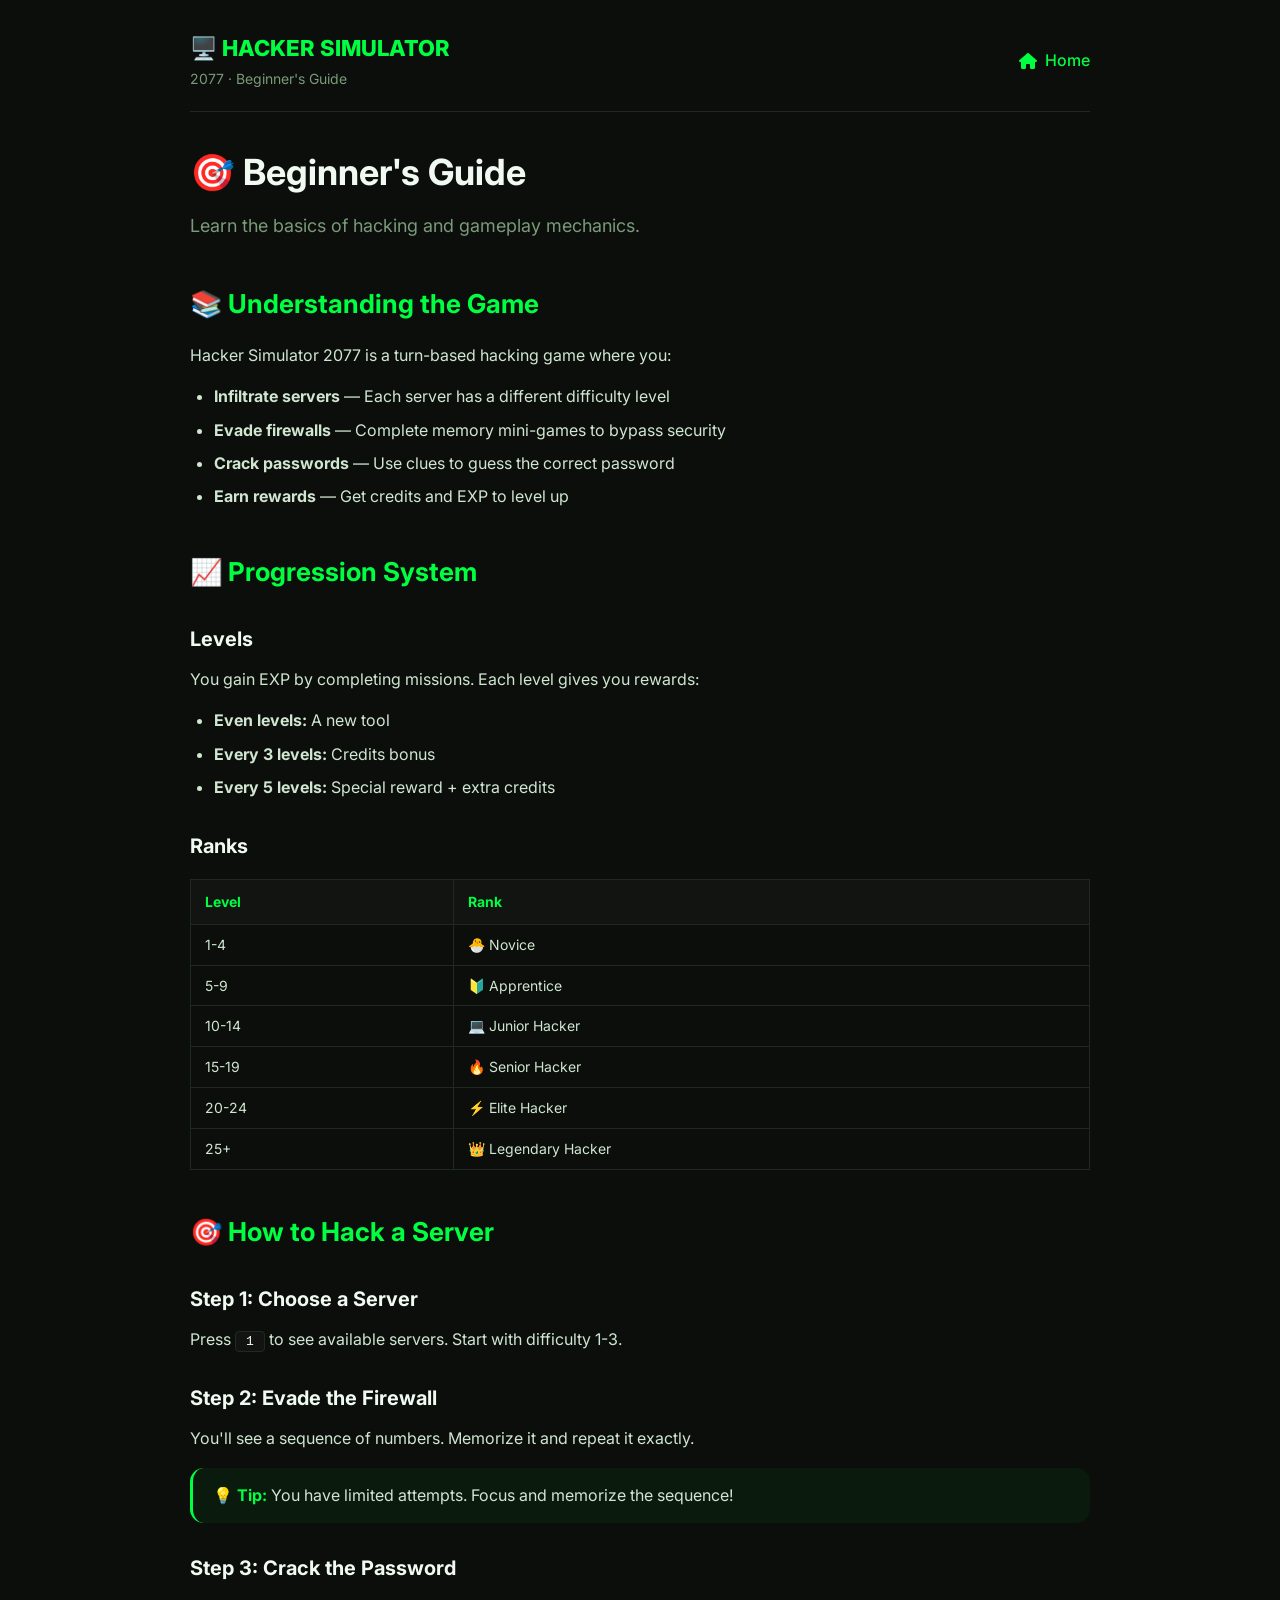
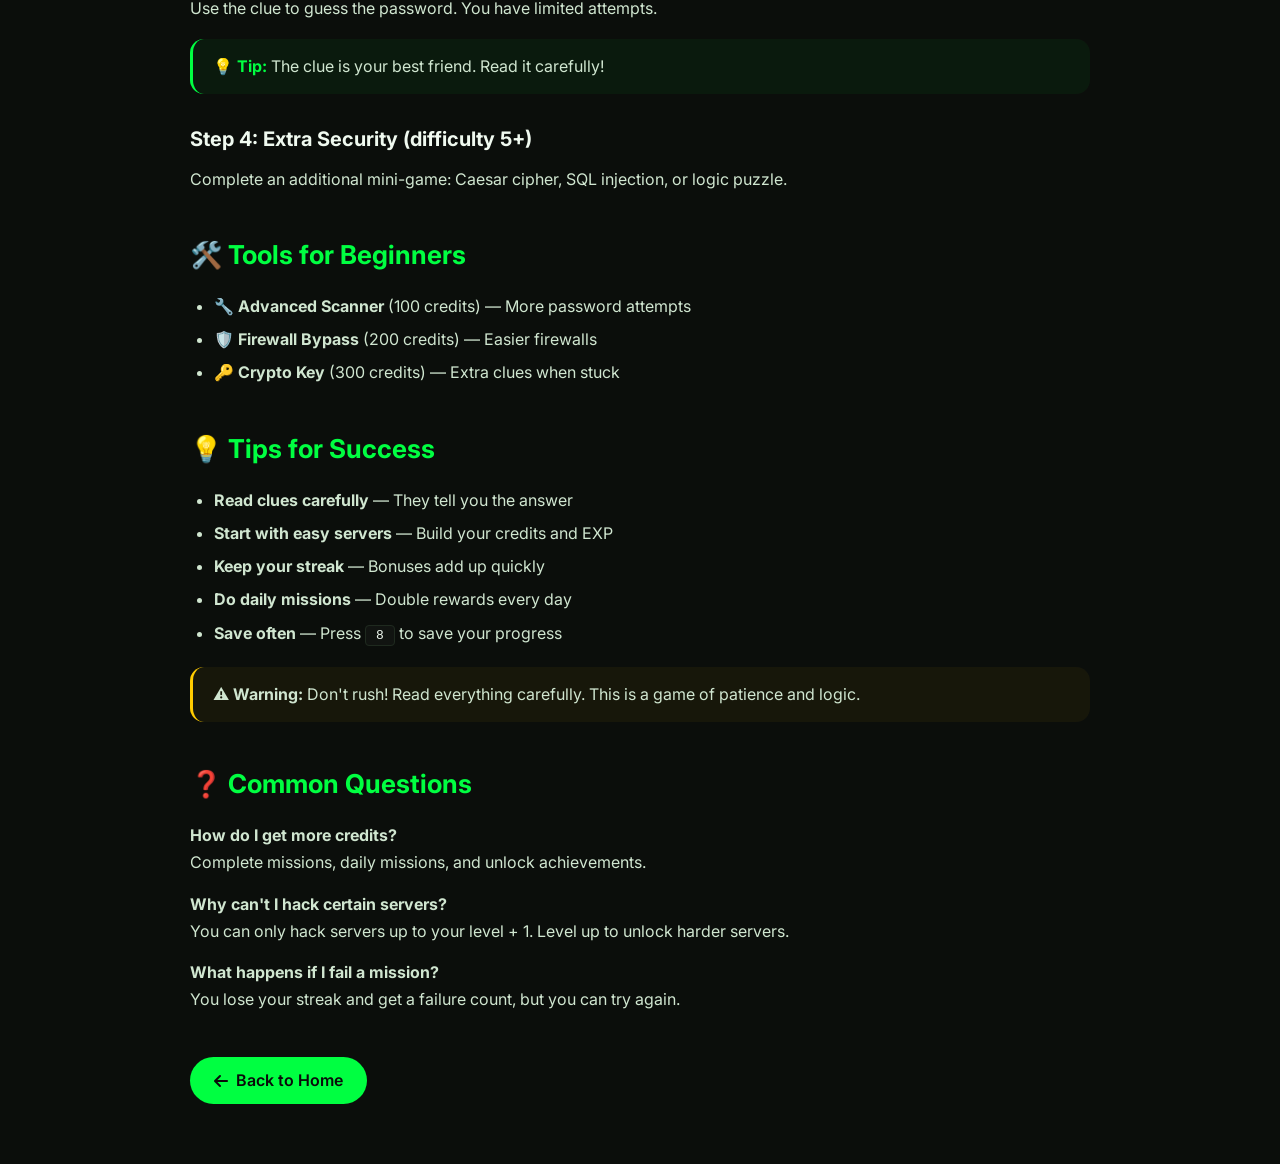
<file: docs/guides/beginners.html>
<!DOCTYPE html>
<html lang="es">
<head>
    <meta charset="UTF-8">
    <meta name="viewport" content="width=device-width, initial-scale=1.0">
    <title>Beginner's Guide - Hacker Simulator 2077</title>
    <link rel="icon" href="../img/favicon.svg" type="image/svg+xml">
    <link rel="preconnect" href="https://fonts.googleapis.com">
    <link rel="preconnect" href="https://fonts.gstatic.com" crossorigin>
    <link href="https://fonts.googleapis.com/css2?family=Inter:opsz,wght@14..32,400;14..32,600;14..32,700;14..32,800&display=swap" rel="stylesheet">
    <link rel="stylesheet" href="https://cdnjs.cloudflare.com/ajax/libs/font-awesome/6.5.0/css/all.min.css">
    <style>
        * {
            margin: 0;
            padding: 0;
            box-sizing: border-box;
        }
        :root {
            --bg: #0b0e0b;
            --bg-card: #111411;
            --border: #1f2a1f;
            --green: #00ff41;
            --text: #d0e6d0;
            --text-muted: #7a9a7a;
            --text-light: #f0faf0;
            --radius: 14px;
            --transition: 0.3s ease;
        }
        body {
            font-family: 'Inter', sans-serif;
            background: var(--bg);
            color: var(--text);
            line-height: 1.7;
            padding: 0 24px;
            display: flex;
            flex-direction: column;
            align-items: center;
        }
        .container {
            max-width: 900px;
            width: 100%;
            padding: 30px 0 60px;
        }
        .guide-header {
            display: flex;
            justify-content: space-between;
            align-items: center;
            padding-bottom: 20px;
            border-bottom: 1px solid var(--border);
            margin-bottom: 30px;
            flex-wrap: wrap;
            gap: 12px;
        }
        .guide-header .logo {
            font-size: 22px;
            font-weight: 800;
            color: var(--green);
        }
        .guide-header .logo span {
            font-weight: 400;
            color: var(--text-muted);
            font-size: 14px;
            display: block;
        }
        .guide-header a {
            color: var(--green);
            text-decoration: none;
            font-weight: 500;
            transition: var(--transition);
            display: inline-flex;
            align-items: center;
            gap: 8px;
        }
        .guide-header a:hover {
            color: #66ff88;
        }
        h1 {
            font-size: 36px;
            color: var(--text-light);
            margin-bottom: 8px;
        }
        .subtitle {
            color: var(--text-muted);
            font-size: 18px;
            margin-bottom: 30px;
        }
        h2 {
            font-size: 26px;
            color: var(--green);
            margin-top: 40px;
            margin-bottom: 16px;
        }
        h3 {
            font-size: 20px;
            color: var(--text-light);
            margin-top: 28px;
            margin-bottom: 10px;
        }
        p {
            color: var(--text);
            margin-bottom: 14px;
        }
        ul,
        ol {
            color: var(--text);
            margin: 10px 0 20px 24px;
        }
        li {
            margin-bottom: 6px;
        }
        code {
            background: var(--bg-card);
            padding: 2px 10px;
            border-radius: 6px;
            font-size: 14px;
            color: var(--green);
            border: 1px solid var(--border);
        }
        kbd {
            background: var(--bg-card);
            padding: 2px 10px;
            border-radius: 4px;
            font-size: 13px;
            border: 1px solid var(--border);
            color: var(--text-light);
        }
        pre {
            background: var(--bg-card);
            border: 1px solid var(--border);
            border-radius: var(--radius);
            padding: 18px 22px;
            overflow-x: auto;
            color: #88ff88;
            font-size: 14px;
            margin: 16px 0;
        }
        .note {
            background: rgba(0, 255, 65, 0.05);
            border-left: 3px solid var(--green);
            padding: 14px 20px;
            border-radius: var(--radius);
            margin: 16px 0;
        }
        .note strong {
            color: var(--green);
        }
        .warning {
            background: rgba(255, 200, 0, 0.05);
            border-left: 3px solid #ffcc00;
            padding: 14px 20px;
            border-radius: var(--radius);
            margin: 16px 0;
        }
        .btn-back {
            display: inline-flex;
            align-items: center;
            gap: 8px;
            padding: 10px 24px;
            background: var(--green);
            color: #0a0a0a;
            border-radius: 40px;
            font-weight: 600;
            text-decoration: none;
            transition: var(--transition);
            margin-top: 30px;
        }
        .btn-back:hover {
            background: #66ff88;
            transform: scale(1.02);
        }
        .table-wrap {
            overflow-x: auto;
            margin: 16px 0;
        }
        .table-wrap table {
            width: 100%;
            border-collapse: collapse;
            font-size: 14px;
        }
        .table-wrap th {
            background: var(--bg-card);
            color: var(--green);
            padding: 10px 14px;
            text-align: left;
            border: 1px solid var(--border);
        }
        .table-wrap td {
            padding: 8px 14px;
            border: 1px solid var(--border);
            color: var(--text);
        }
        .table-wrap tr:hover td {
            background: var(--bg-card);
        }

        @media (max-width: 600px) {
            h1 {
                font-size: 28px;
            }
            h2 {
                font-size: 22px;
            }
            .guide-header {
                flex-direction: column;
                align-items: flex-start;
            }
        }
    </style>
</head>
<body>
    <div class="container">
        <div class="guide-header">
            <div class="logo">
                🖥️ HACKER SIMULATOR
                <span>2077 · Beginner's Guide</span>
            </div>
            <a href="../index.html"><i class="fas fa-home"></i> Home</a>
        </div>

        <h1>🎯 Beginner's Guide</h1>
        <p class="subtitle">Learn the basics of hacking and gameplay mechanics.</p>

        <h2>📚 Understanding the Game</h2>
        <p>Hacker Simulator 2077 is a turn-based hacking game where you:</p>
        <ul>
            <li><strong>Infiltrate servers</strong> — Each server has a different difficulty level</li>
            <li><strong>Evade firewalls</strong> — Complete memory mini-games to bypass security</li>
            <li><strong>Crack passwords</strong> — Use clues to guess the correct password</li>
            <li><strong>Earn rewards</strong> — Get credits and EXP to level up</li>
        </ul>

        <h2>📈 Progression System</h2>
        <h3>Levels</h3>
        <p>You gain EXP by completing missions. Each level gives you rewards:</p>
        <ul>
            <li><strong>Even levels:</strong> A new tool</li>
            <li><strong>Every 3 levels:</strong> Credits bonus</li>
            <li><strong>Every 5 levels:</strong> Special reward + extra credits</li>
        </ul>

        <h3>Ranks</h3>
        <div class="table-wrap">
            <table>
                <tr><th>Level</th><th>Rank</th></tr>
                <tr><td>1-4</td><td>🐣 Novice</td></tr>
                <tr><td>5-9</td><td>🔰 Apprentice</td></tr>
                <tr><td>10-14</td><td>💻 Junior Hacker</td></tr>
                <tr><td>15-19</td><td>🔥 Senior Hacker</td></tr>
                <tr><td>20-24</td><td>⚡ Elite Hacker</td></tr>
                <tr><td>25+</td><td>👑 Legendary Hacker</td></tr>
            </table>
        </div>

        <h2>🎯 How to Hack a Server</h2>
        <h3>Step 1: Choose a Server</h3>
        <p>Press <kbd>1</kbd> to see available servers. Start with difficulty 1-3.</p>

        <h3>Step 2: Evade the Firewall</h3>
        <p>You'll see a sequence of numbers. Memorize it and repeat it exactly.</p>
        <div class="note">
            <strong>💡 Tip:</strong> You have limited attempts. Focus and memorize the sequence!
        </div>

        <h3>Step 3: Crack the Password</h3>
        <p>Use the clue to guess the password. You have limited attempts.</p>
        <div class="note">
            <strong>💡 Tip:</strong> The clue is your best friend. Read it carefully!
        </div>

        <h3>Step 4: Extra Security (difficulty 5+)</h3>
        <p>Complete an additional mini-game: Caesar cipher, SQL injection, or logic puzzle.</p>

        <h2>🛠️ Tools for Beginners</h2>
        <ul>
            <li><strong>🔧 Advanced Scanner</strong> (100 credits) — More password attempts</li>
            <li><strong>🛡️ Firewall Bypass</strong> (200 credits) — Easier firewalls</li>
            <li><strong>🔑 Crypto Key</strong> (300 credits) — Extra clues when stuck</li>
        </ul>

        <h2>💡 Tips for Success</h2>
        <ul>
            <li><strong>Read clues carefully</strong> — They tell you the answer</li>
            <li><strong>Start with easy servers</strong> — Build your credits and EXP</li>
            <li><strong>Keep your streak</strong> — Bonuses add up quickly</li>
            <li><strong>Do daily missions</strong> — Double rewards every day</li>
            <li><strong>Save often</strong> — Press <kbd>8</kbd> to save your progress</li>
        </ul>

        <div class="warning">
            <strong>⚠️ Warning:</strong> Don't rush! Read everything carefully. This is a game of patience and logic.
        </div>

        <h2>❓ Common Questions</h2>
        <p><strong>How do I get more credits?</strong><br>
        Complete missions, daily missions, and unlock achievements.</p>
        <p><strong>Why can't I hack certain servers?</strong><br>
        You can only hack servers up to your level + 1. Level up to unlock harder servers.</p>
        <p><strong>What happens if I fail a mission?</strong><br>
        You lose your streak and get a failure count, but you can try again.</p>

        <a href="../index.html" class="btn-back"><i class="fas fa-arrow-left"></i> Back to Home</a>
    </div>
</body>
</html>
</file>
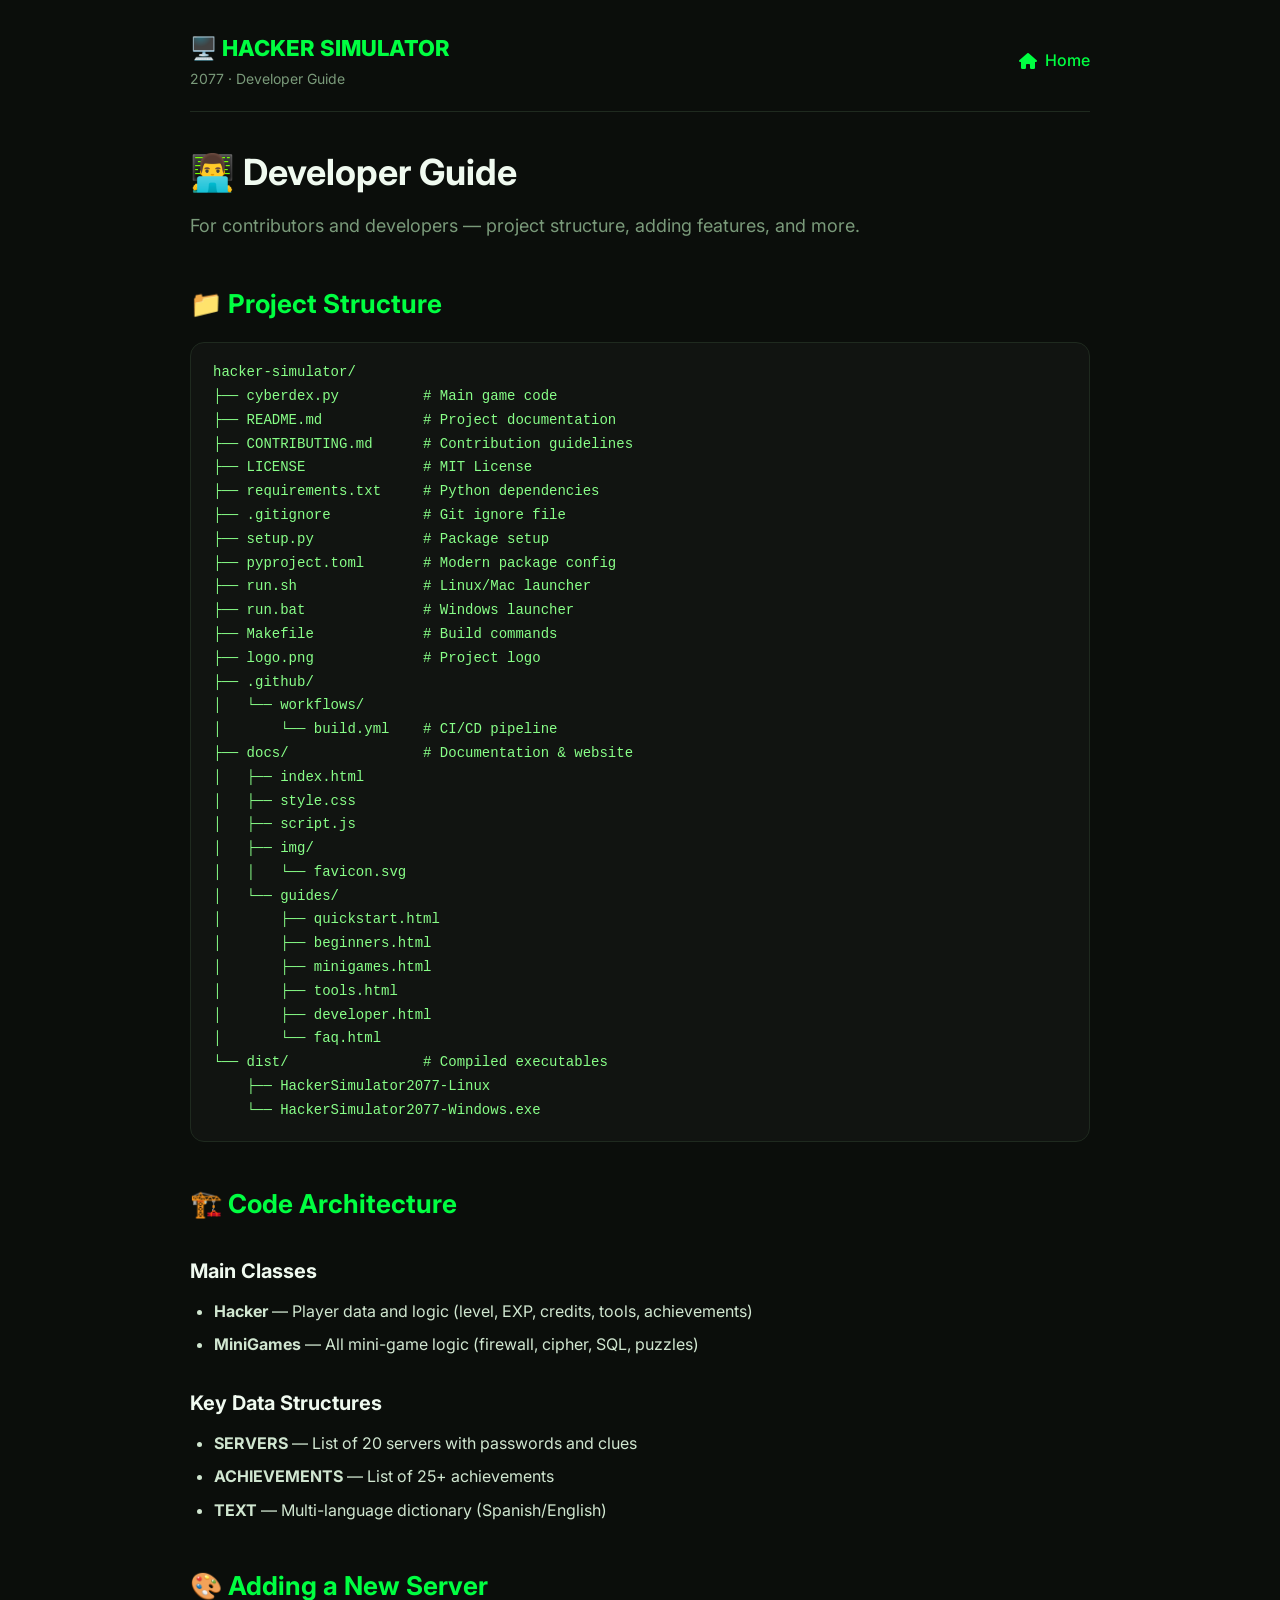
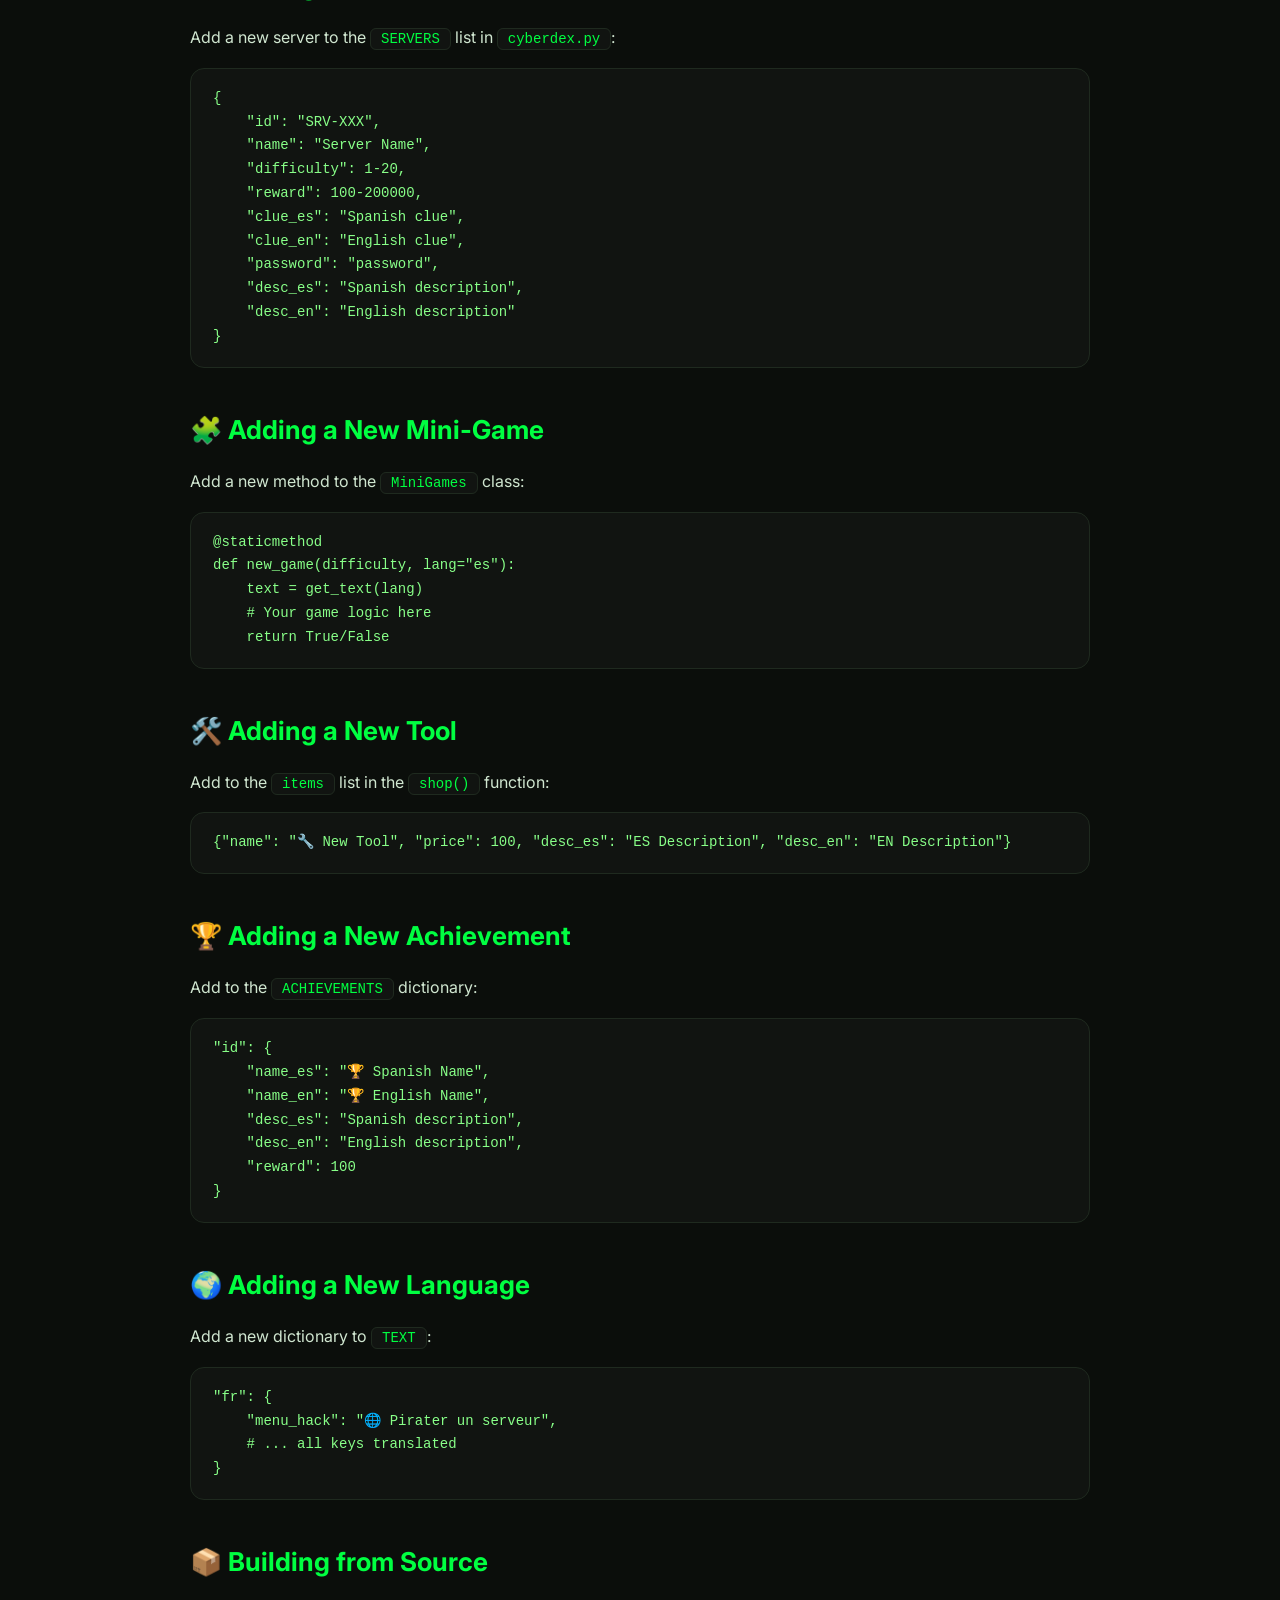
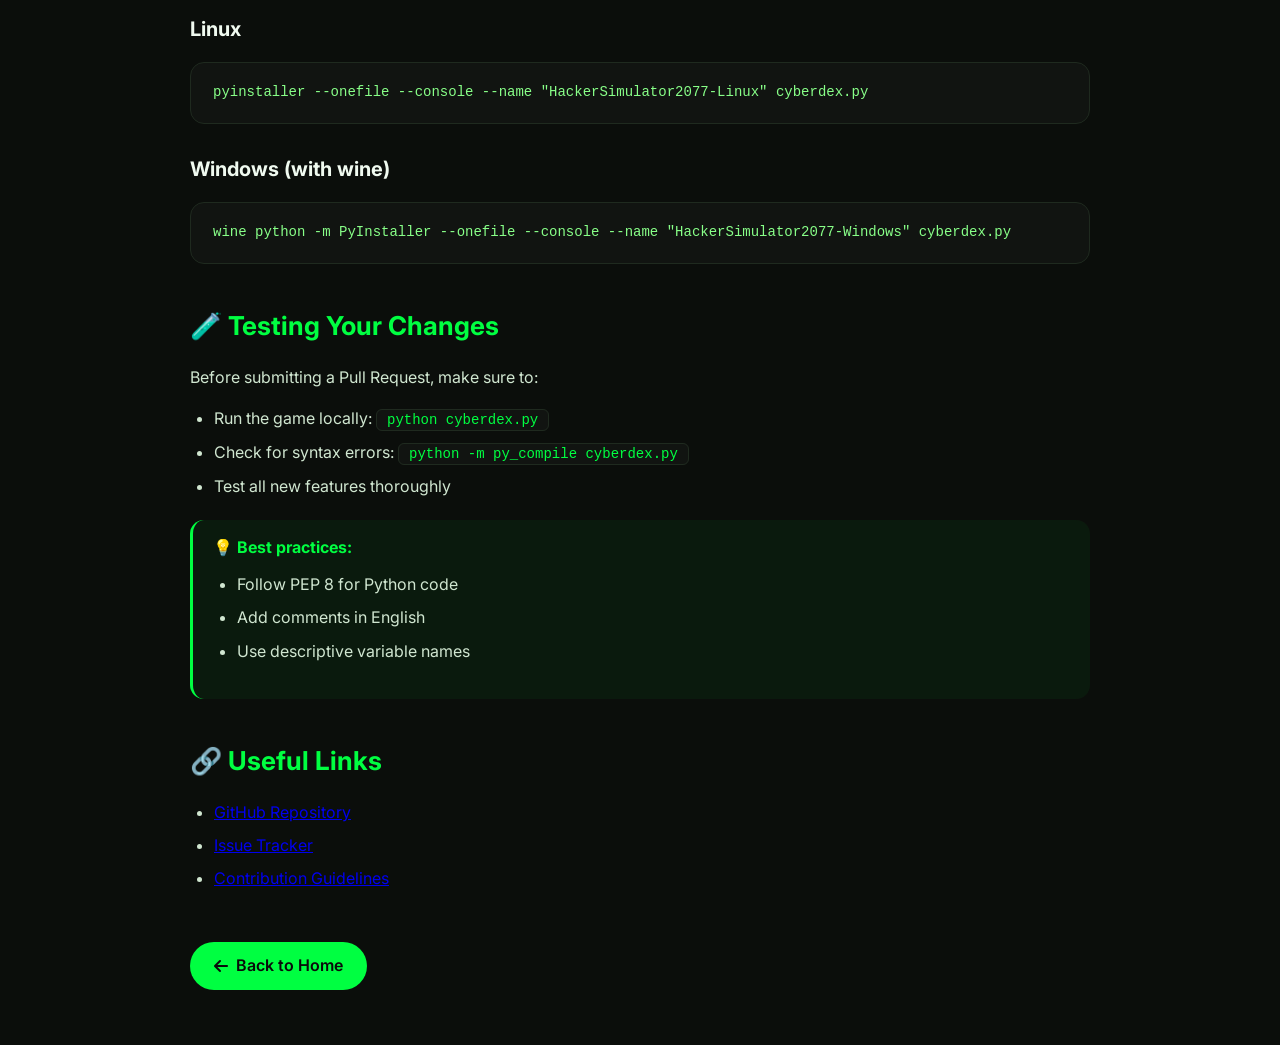
<file: docs/guides/developer.html>
<!DOCTYPE html>
<html lang="es">
<head>
    <meta charset="UTF-8">
    <meta name="viewport" content="width=device-width, initial-scale=1.0">
    <title>Developer Guide - Hacker Simulator 2077</title>
    <link rel="icon" href="../img/favicon.svg" type="image/svg+xml">
    <link rel="preconnect" href="https://fonts.googleapis.com">
    <link rel="preconnect" href="https://fonts.gstatic.com" crossorigin>
    <link href="https://fonts.googleapis.com/css2?family=Inter:opsz,wght@14..32,400;14..32,600;14..32,700;14..32,800&display=swap" rel="stylesheet">
    <link rel="stylesheet" href="https://cdnjs.cloudflare.com/ajax/libs/font-awesome/6.5.0/css/all.min.css">
    <style>
        * {
            margin: 0;
            padding: 0;
            box-sizing: border-box;
        }
        :root {
            --bg: #0b0e0b;
            --bg-card: #111411;
            --border: #1f2a1f;
            --green: #00ff41;
            --text: #d0e6d0;
            --text-muted: #7a9a7a;
            --text-light: #f0faf0;
            --radius: 14px;
            --transition: 0.3s ease;
        }
        body {
            font-family: 'Inter', sans-serif;
            background: var(--bg);
            color: var(--text);
            line-height: 1.7;
            padding: 0 24px;
            display: flex;
            flex-direction: column;
            align-items: center;
        }
        .container {
            max-width: 900px;
            width: 100%;
            padding: 30px 0 60px;
        }
        .guide-header {
            display: flex;
            justify-content: space-between;
            align-items: center;
            padding-bottom: 20px;
            border-bottom: 1px solid var(--border);
            margin-bottom: 30px;
            flex-wrap: wrap;
            gap: 12px;
        }
        .guide-header .logo {
            font-size: 22px;
            font-weight: 800;
            color: var(--green);
        }
        .guide-header .logo span {
            font-weight: 400;
            color: var(--text-muted);
            font-size: 14px;
            display: block;
        }
        .guide-header a {
            color: var(--green);
            text-decoration: none;
            font-weight: 500;
            transition: var(--transition);
            display: inline-flex;
            align-items: center;
            gap: 8px;
        }
        .guide-header a:hover {
            color: #66ff88;
        }
        h1 {
            font-size: 36px;
            color: var(--text-light);
            margin-bottom: 8px;
        }
        .subtitle {
            color: var(--text-muted);
            font-size: 18px;
            margin-bottom: 30px;
        }
        h2 {
            font-size: 26px;
            color: var(--green);
            margin-top: 40px;
            margin-bottom: 16px;
        }
        h3 {
            font-size: 20px;
            color: var(--text-light);
            margin-top: 28px;
            margin-bottom: 10px;
        }
        p {
            color: var(--text);
            margin-bottom: 14px;
        }
        ul,
        ol {
            color: var(--text);
            margin: 10px 0 20px 24px;
        }
        li {
            margin-bottom: 6px;
        }
        code {
            background: var(--bg-card);
            padding: 2px 10px;
            border-radius: 6px;
            font-size: 14px;
            color: var(--green);
            border: 1px solid var(--border);
        }
        kbd {
            background: var(--bg-card);
            padding: 2px 10px;
            border-radius: 4px;
            font-size: 13px;
            border: 1px solid var(--border);
            color: var(--text-light);
        }
        pre {
            background: var(--bg-card);
            border: 1px solid var(--border);
            border-radius: var(--radius);
            padding: 18px 22px;
            overflow-x: auto;
            color: #88ff88;
            font-size: 14px;
            margin: 16px 0;
        }
        .note {
            background: rgba(0, 255, 65, 0.05);
            border-left: 3px solid var(--green);
            padding: 14px 20px;
            border-radius: var(--radius);
            margin: 16px 0;
        }
        .note strong {
            color: var(--green);
        }
        .btn-back {
            display: inline-flex;
            align-items: center;
            gap: 8px;
            padding: 10px 24px;
            background: var(--green);
            color: #0a0a0a;
            border-radius: 40px;
            font-weight: 600;
            text-decoration: none;
            transition: var(--transition);
            margin-top: 30px;
        }
        .btn-back:hover {
            background: #66ff88;
            transform: scale(1.02);
        }
        .table-wrap {
            overflow-x: auto;
            margin: 16px 0;
        }
        .table-wrap table {
            width: 100%;
            border-collapse: collapse;
            font-size: 14px;
        }
        .table-wrap th {
            background: var(--bg-card);
            color: var(--green);
            padding: 10px 14px;
            text-align: left;
            border: 1px solid var(--border);
        }
        .table-wrap td {
            padding: 8px 14px;
            border: 1px solid var(--border);
            color: var(--text);
        }
        .table-wrap tr:hover td {
            background: var(--bg-card);
        }
        @media (max-width: 600px) {
            h1 {
                font-size: 28px;
            }
            h2 {
                font-size: 22px;
            }
            .guide-header {
                flex-direction: column;
                align-items: flex-start;
            }
        }
    </style>
</head>
<body>
    <div class="container">
        <div class="guide-header">
            <div class="logo">
                🖥️ HACKER SIMULATOR
                <span>2077 · Developer Guide</span>
            </div>
            <a href="../index.html"><i class="fas fa-home"></i> Home</a>
        </div>

        <h1>👨‍💻 Developer Guide</h1>
        <p class="subtitle">For contributors and developers — project structure, adding features, and more.</p>

        <h2>📁 Project Structure</h2>
        <pre>
hacker-simulator/
├── cyberdex.py          # Main game code
├── README.md            # Project documentation
├── CONTRIBUTING.md      # Contribution guidelines
├── LICENSE              # MIT License
├── requirements.txt     # Python dependencies
├── .gitignore           # Git ignore file
├── setup.py             # Package setup
├── pyproject.toml       # Modern package config
├── run.sh               # Linux/Mac launcher
├── run.bat              # Windows launcher
├── Makefile             # Build commands
├── logo.png             # Project logo
├── .github/
│   └── workflows/
│       └── build.yml    # CI/CD pipeline
├── docs/                # Documentation & website
│   ├── index.html
│   ├── style.css
│   ├── script.js
│   ├── img/
│   │   └── favicon.svg
│   └── guides/
│       ├── quickstart.html
│       ├── beginners.html
│       ├── minigames.html
│       ├── tools.html
│       ├── developer.html
│       └── faq.html
└── dist/                # Compiled executables
    ├── HackerSimulator2077-Linux
    └── HackerSimulator2077-Windows.exe
</pre>

        <h2>🏗️ Code Architecture</h2>
        <h3>Main Classes</h3>
        <ul>
            <li><strong>Hacker</strong> — Player data and logic (level, EXP, credits, tools, achievements)</li>
            <li><strong>MiniGames</strong> — All mini-game logic (firewall, cipher, SQL, puzzles)</li>
        </ul>

        <h3>Key Data Structures</h3>
        <ul>
            <li><strong>SERVERS</strong> — List of 20 servers with passwords and clues</li>
            <li><strong>ACHIEVEMENTS</strong> — List of 25+ achievements</li>
            <li><strong>TEXT</strong> — Multi-language dictionary (Spanish/English)</li>
        </ul>

        <h2>🎨 Adding a New Server</h2>
        <p>Add a new server to the <code>SERVERS</code> list in <code>cyberdex.py</code>:</p>
        <pre>
{
    "id": "SRV-XXX",
    "name": "Server Name",
    "difficulty": 1-20,
    "reward": 100-200000,
    "clue_es": "Spanish clue",
    "clue_en": "English clue",
    "password": "password",
    "desc_es": "Spanish description",
    "desc_en": "English description"
}</pre>

        <h2>🧩 Adding a New Mini-Game</h2>
        <p>Add a new method to the <code>MiniGames</code> class:</p>
        <pre>
@staticmethod
def new_game(difficulty, lang="es"):
    text = get_text(lang)
    # Your game logic here
    return True/False</pre>

        <h2>🛠️ Adding a New Tool</h2>
        <p>Add to the <code>items</code> list in the <code>shop()</code> function:</p>
        <pre>
{"name": "🔧 New Tool", "price": 100, "desc_es": "ES Description", "desc_en": "EN Description"}</pre>

        <h2>🏆 Adding a New Achievement</h2>
        <p>Add to the <code>ACHIEVEMENTS</code> dictionary:</p>
        <pre>
"id": {
    "name_es": "🏆 Spanish Name",
    "name_en": "🏆 English Name",
    "desc_es": "Spanish description",
    "desc_en": "English description",
    "reward": 100
}</pre>

        <h2>🌍 Adding a New Language</h2>
        <p>Add a new dictionary to <code>TEXT</code>:</p>
        <pre>
"fr": {
    "menu_hack": "🌐 Pirater un serveur",
    # ... all keys translated
}</pre>

        <h2>📦 Building from Source</h2>
        <h3>Linux</h3>
        <pre>pyinstaller --onefile --console --name "HackerSimulator2077-Linux" cyberdex.py</pre>

        <h3>Windows (with wine)</h3>
        <pre>wine python -m PyInstaller --onefile --console --name "HackerSimulator2077-Windows" cyberdex.py</pre>

        <h2>🧪 Testing Your Changes</h2>
        <p>Before submitting a Pull Request, make sure to:</p>
        <ul>
            <li>Run the game locally: <code>python cyberdex.py</code></li>
            <li>Check for syntax errors: <code>python -m py_compile cyberdex.py</code></li>
            <li>Test all new features thoroughly</li>
        </ul>

        <div class="note">
            <strong>💡 Best practices:</strong>
            <ul>
                <li>Follow PEP 8 for Python code</li>
                <li>Add comments in English</li>
                <li>Use descriptive variable names</li>
            </ul>
        </div>

        <h2>🔗 Useful Links</h2>
        <ul>
            <li><a href="https://github.com/DlopedDtorred/hacker-simulator" target="_blank">GitHub Repository</a></li>
            <li><a href="https://github.com/DlopedDtorred/hacker-simulator/issues" target="_blank">Issue Tracker</a></li>
            <li><a href="https://github.com/DlopedDtorred/hacker-simulator/blob/main/CONTRIBUTING.md" target="_blank">Contribution Guidelines</a></li>
        </ul>

        <a href="../index.html" class="btn-back"><i class="fas fa-arrow-left"></i> Back to Home</a>
    </div>
</body>
</html>
</file>
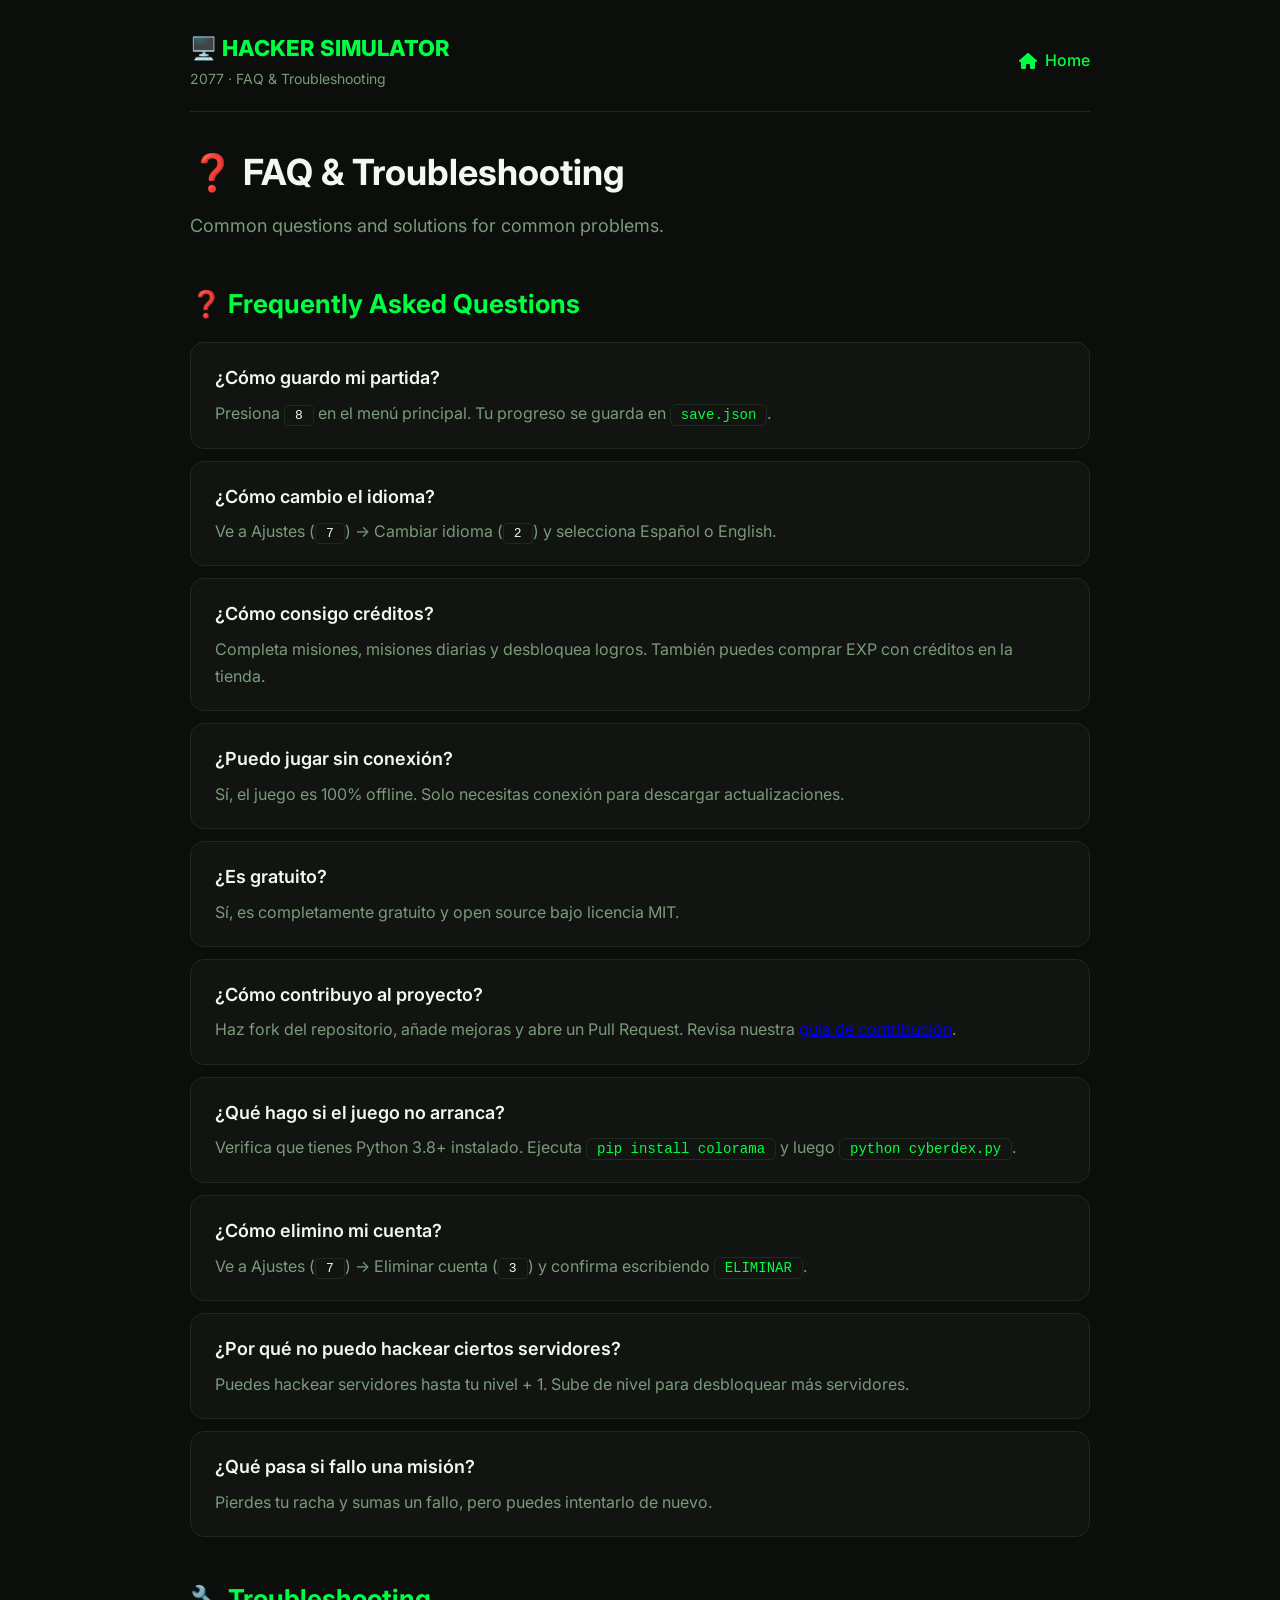
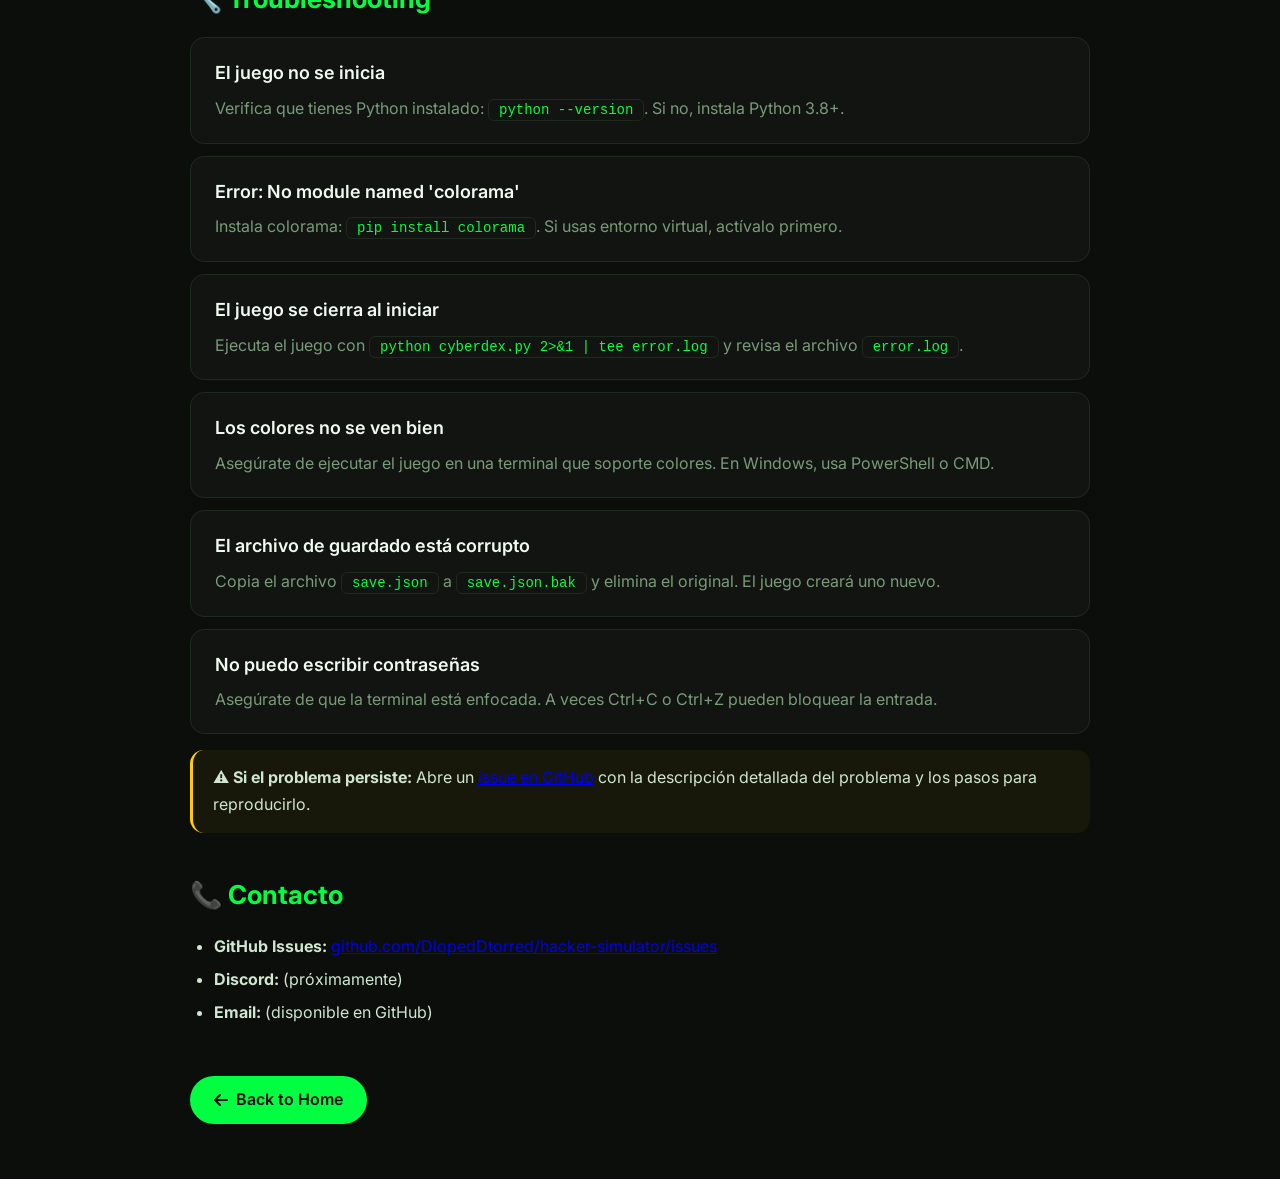
<file: docs/guides/faq.html>
<!DOCTYPE html>
<html lang="es">
<head>
    <meta charset="UTF-8">
    <meta name="viewport" content="width=device-width, initial-scale=1.0">
    <title>FAQ & Troubleshooting - Hacker Simulator 2077</title>
    <link rel="icon" href="../img/favicon.svg" type="image/svg+xml">
    <link rel="preconnect" href="https://fonts.googleapis.com">
    <link rel="preconnect" href="https://fonts.gstatic.com" crossorigin>
    <link href="https://fonts.googleapis.com/css2?family=Inter:opsz,wght@14..32,400;14..32,600;14..32,700;14..32,800&display=swap" rel="stylesheet">
    <link rel="stylesheet" href="https://cdnjs.cloudflare.com/ajax/libs/font-awesome/6.5.0/css/all.min.css">
    <style>
        * {
            margin: 0;
            padding: 0;
            box-sizing: border-box;
        }
        :root {
            --bg: #0b0e0b;
            --bg-card: #111411;
            --border: #1f2a1f;
            --green: #00ff41;
            --text: #d0e6d0;
            --text-muted: #7a9a7a;
            --text-light: #f0faf0;
            --radius: 14px;
            --transition: 0.3s ease;
        }
        body {
            font-family: 'Inter', sans-serif;
            background: var(--bg);
            color: var(--text);
            line-height: 1.7;
            padding: 0 24px;
            display: flex;
            flex-direction: column;
            align-items: center;
        }
        .container {
            max-width: 900px;
            width: 100%;
            padding: 30px 0 60px;
        }
        .guide-header {
            display: flex;
            justify-content: space-between;
            align-items: center;
            padding-bottom: 20px;
            border-bottom: 1px solid var(--border);
            margin-bottom: 30px;
            flex-wrap: wrap;
            gap: 12px;
        }
        .guide-header .logo {
            font-size: 22px;
            font-weight: 800;
            color: var(--green);
        }
        .guide-header .logo span {
            font-weight: 400;
            color: var(--text-muted);
            font-size: 14px;
            display: block;
        }
        .guide-header a {
            color: var(--green);
            text-decoration: none;
            font-weight: 500;
            transition: var(--transition);
            display: inline-flex;
            align-items: center;
            gap: 8px;
        }
        .guide-header a:hover {
            color: #66ff88;
        }
        h1 {
            font-size: 36px;
            color: var(--text-light);
            margin-bottom: 8px;
        }
        .subtitle {
            color: var(--text-muted);
            font-size: 18px;
            margin-bottom: 30px;
        }
        h2 {
            font-size: 26px;
            color: var(--green);
            margin-top: 40px;
            margin-bottom: 16px;
        }
        p {
            color: var(--text);
            margin-bottom: 14px;
        }
        ul,
        ol {
            color: var(--text);
            margin: 10px 0 20px 24px;
        }
        li {
            margin-bottom: 6px;
        }
        code {
            background: var(--bg-card);
            padding: 2px 10px;
            border-radius: 6px;
            font-size: 14px;
            color: var(--green);
            border: 1px solid var(--border);
        }
        kbd {
            background: var(--bg-card);
            padding: 2px 10px;
            border-radius: 4px;
            font-size: 13px;
            border: 1px solid var(--border);
            color: var(--text-light);
        }
        pre {
            background: var(--bg-card);
            border: 1px solid var(--border);
            border-radius: var(--radius);
            padding: 18px 22px;
            overflow-x: auto;
            color: #88ff88;
            font-size: 14px;
            margin: 16px 0;
        }
        .note {
            background: rgba(0, 255, 65, 0.05);
            border-left: 3px solid var(--green);
            padding: 14px 20px;
            border-radius: var(--radius);
            margin: 16px 0;
        }
        .note strong {
            color: var(--green);
        }
        .warning {
            background: rgba(255, 200, 0, 0.05);
            border-left: 3px solid #ffcc00;
            padding: 14px 20px;
            border-radius: var(--radius);
            margin: 16px 0;
        }
        .btn-back {
            display: inline-flex;
            align-items: center;
            gap: 8px;
            padding: 10px 24px;
            background: var(--green);
            color: #0a0a0a;
            border-radius: 40px;
            font-weight: 600;
            text-decoration: none;
            transition: var(--transition);
            margin-top: 30px;
        }
        .btn-back:hover {
            background: #66ff88;
            transform: scale(1.02);
        }
        .faq-item {
            background: var(--bg-card);
            border: 1px solid var(--border);
            border-radius: var(--radius);
            padding: 20px 24px;
            margin-bottom: 12px;
        }
        .faq-item:hover {
            border-color: var(--green);
        }
        .faq-item h3 {
            color: var(--text-light);
            font-size: 18px;
            font-weight: 600;
            margin-bottom: 6px;
        }
        .faq-item p {
            margin-bottom: 0;
            color: var(--text-muted);
        }
        @media (max-width: 600px) {
            h1 {
                font-size: 28px;
            }
            h2 {
                font-size: 22px;
            }
            .guide-header {
                flex-direction: column;
                align-items: flex-start;
            }
        }
    </style>
</head>
<body>
    <div class="container">
        <div class="guide-header">
            <div class="logo">
                🖥️ HACKER SIMULATOR
                <span>2077 · FAQ & Troubleshooting</span>
            </div>
            <a href="../index.html"><i class="fas fa-home"></i> Home</a>
        </div>

        <h1>❓ FAQ & Troubleshooting</h1>
        <p class="subtitle">Common questions and solutions for common problems.</p>

        <h2>❓ Frequently Asked Questions</h2>

        <div class="faq-item">
            <h3>¿Cómo guardo mi partida?</h3>
            <p>Presiona <kbd>8</kbd> en el menú principal. Tu progreso se guarda en <code>save.json</code>.</p>
        </div>

        <div class="faq-item">
            <h3>¿Cómo cambio el idioma?</h3>
            <p>Ve a Ajustes (<kbd>7</kbd>) → Cambiar idioma (<kbd>2</kbd>) y selecciona Español o English.</p>
        </div>

        <div class="faq-item">
            <h3>¿Cómo consigo créditos?</h3>
            <p>Completa misiones, misiones diarias y desbloquea logros. También puedes comprar EXP con créditos en la tienda.</p>
        </div>

        <div class="faq-item">
            <h3>¿Puedo jugar sin conexión?</h3>
            <p>Sí, el juego es 100% offline. Solo necesitas conexión para descargar actualizaciones.</p>
        </div>

        <div class="faq-item">
            <h3>¿Es gratuito?</h3>
            <p>Sí, es completamente gratuito y open source bajo licencia MIT.</p>
        </div>

        <div class="faq-item">
            <h3>¿Cómo contribuyo al proyecto?</h3>
            <p>Haz fork del repositorio, añade mejoras y abre un Pull Request. Revisa nuestra <a href="https://github.com/DlopedDtorred/hacker-simulator/blob/main/CONTRIBUTING.md" target="_blank">guía de contribución</a>.</p>
        </div>

        <div class="faq-item">
            <h3>¿Qué hago si el juego no arranca?</h3>
            <p>Verifica que tienes Python 3.8+ instalado. Ejecuta <code>pip install colorama</code> y luego <code>python cyberdex.py</code>.</p>
        </div>

        <div class="faq-item">
            <h3>¿Cómo elimino mi cuenta?</h3>
            <p>Ve a Ajustes (<kbd>7</kbd>) → Eliminar cuenta (<kbd>3</kbd>) y confirma escribiendo <code>ELIMINAR</code>.</p>
        </div>

        <div class="faq-item">
            <h3>¿Por qué no puedo hackear ciertos servidores?</h3>
            <p>Puedes hackear servidores hasta tu nivel + 1. Sube de nivel para desbloquear más servidores.</p>
        </div>

        <div class="faq-item">
            <h3>¿Qué pasa si fallo una misión?</h3>
            <p>Pierdes tu racha y sumas un fallo, pero puedes intentarlo de nuevo.</p>
        </div>

        <h2>🔧 Troubleshooting</h2>

        <div class="faq-item">
            <h3>El juego no se inicia</h3>
            <p>Verifica que tienes Python instalado: <code>python --version</code>. Si no, instala Python 3.8+.</p>
        </div>

        <div class="faq-item">
            <h3>Error: No module named 'colorama'</h3>
            <p>Instala colorama: <code>pip install colorama</code>. Si usas entorno virtual, actívalo primero.</p>
        </div>

        <div class="faq-item">
            <h3>El juego se cierra al iniciar</h3>
            <p>Ejecuta el juego con <code>python cyberdex.py 2>&1 | tee error.log</code> y revisa el archivo <code>error.log</code>.</p>
        </div>

        <div class="faq-item">
            <h3>Los colores no se ven bien</h3>
            <p>Asegúrate de ejecutar el juego en una terminal que soporte colores. En Windows, usa PowerShell o CMD.</p>
        </div>

        <div class="faq-item">
            <h3>El archivo de guardado está corrupto</h3>
            <p>Copia el archivo <code>save.json</code> a <code>save.json.bak</code> y elimina el original. El juego creará uno nuevo.</p>
        </div>

        <div class="faq-item">
            <h3>No puedo escribir contraseñas</h3>
            <p>Asegúrate de que la terminal está enfocada. A veces Ctrl+C o Ctrl+Z pueden bloquear la entrada.</p>
        </div>

        <div class="warning">
            <strong>⚠️ Si el problema persiste:</strong> Abre un <a href="https://github.com/DlopedDtorred/hacker-simulator/issues" target="_blank">issue en GitHub</a> con la descripción detallada del problema y los pasos para reproducirlo.
        </div>

        <h2>📞 Contacto</h2>
        <ul>
            <li><strong>GitHub Issues:</strong> <a href="https://github.com/DlopedDtorred/hacker-simulator/issues" target="_blank">github.com/DlopedDtorred/hacker-simulator/issues</a></li>
            <li><strong>Discord:</strong> (próximamente)</li>
            <li><strong>Email:</strong> (disponible en GitHub)</li>
        </ul>

        <a href="../index.html" class="btn-back"><i class="fas fa-arrow-left"></i> Back to Home</a>
    </div>
</body>
</html>
</file>
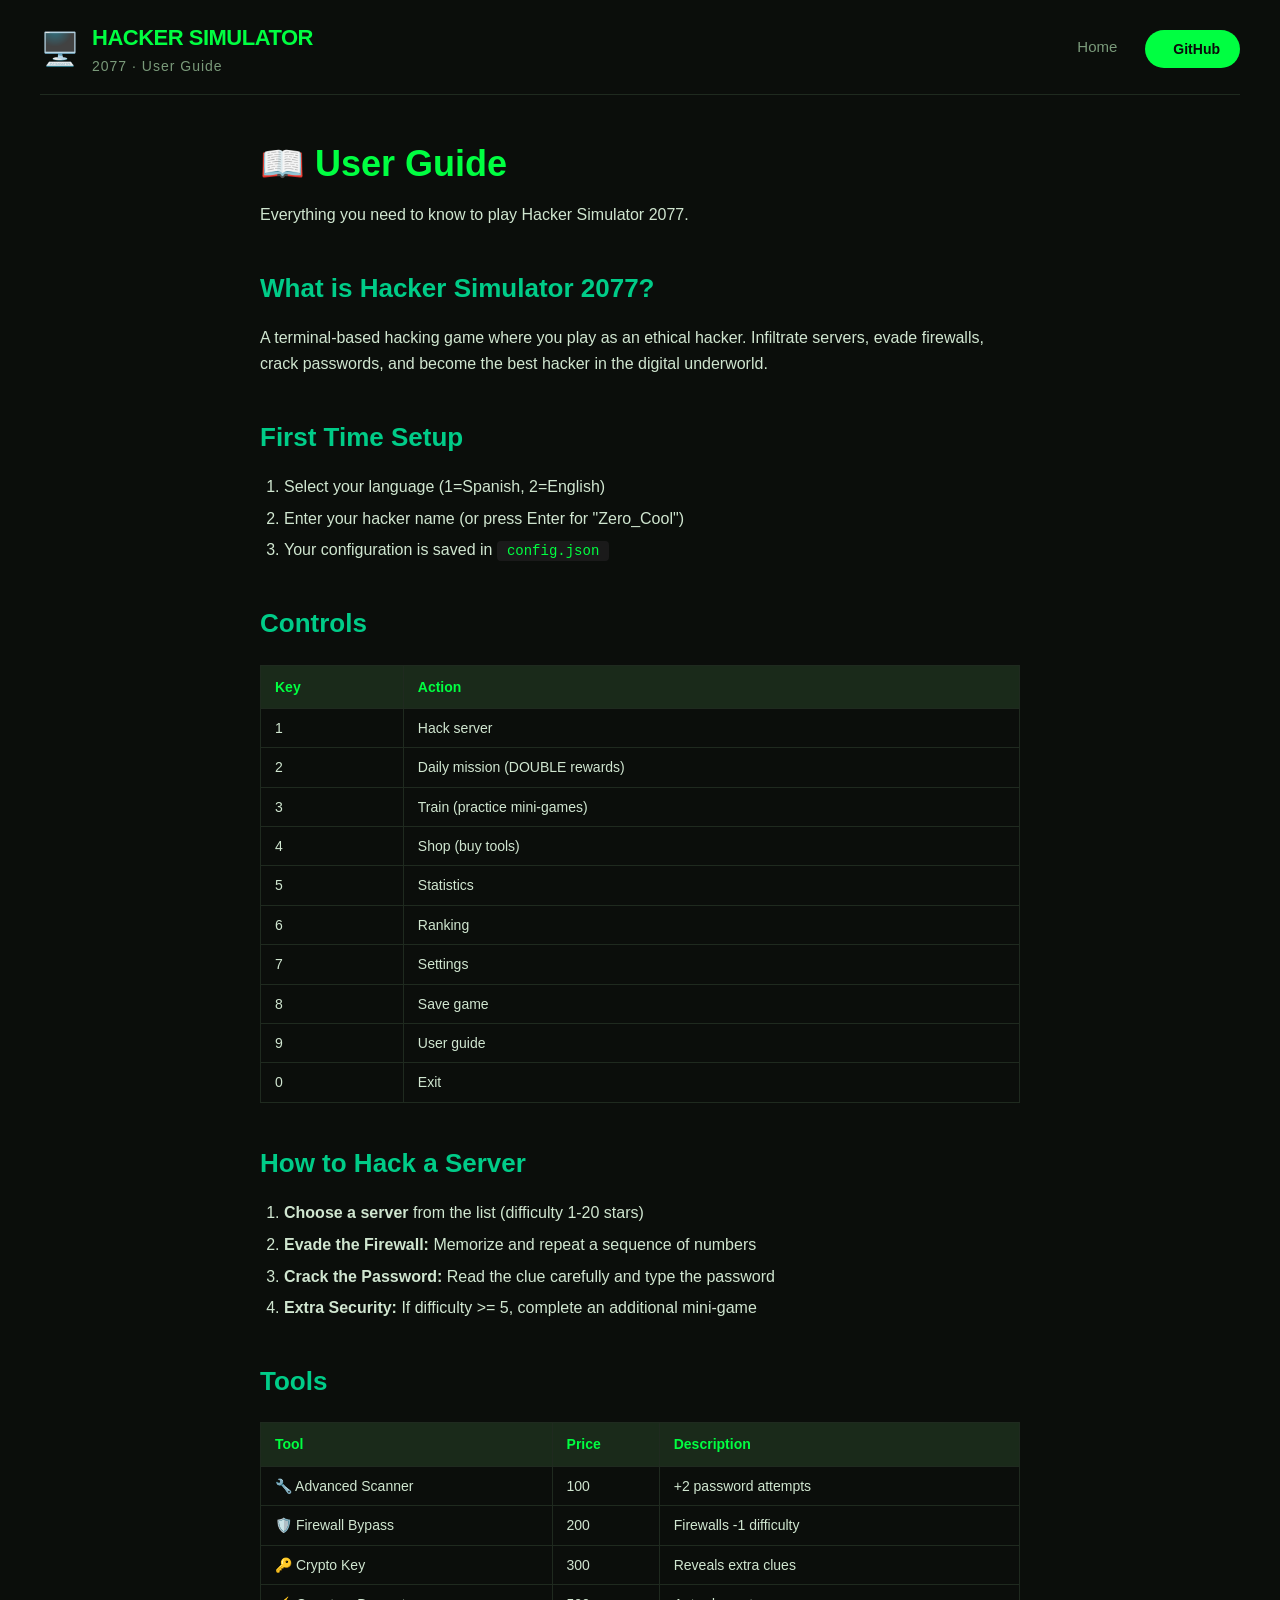
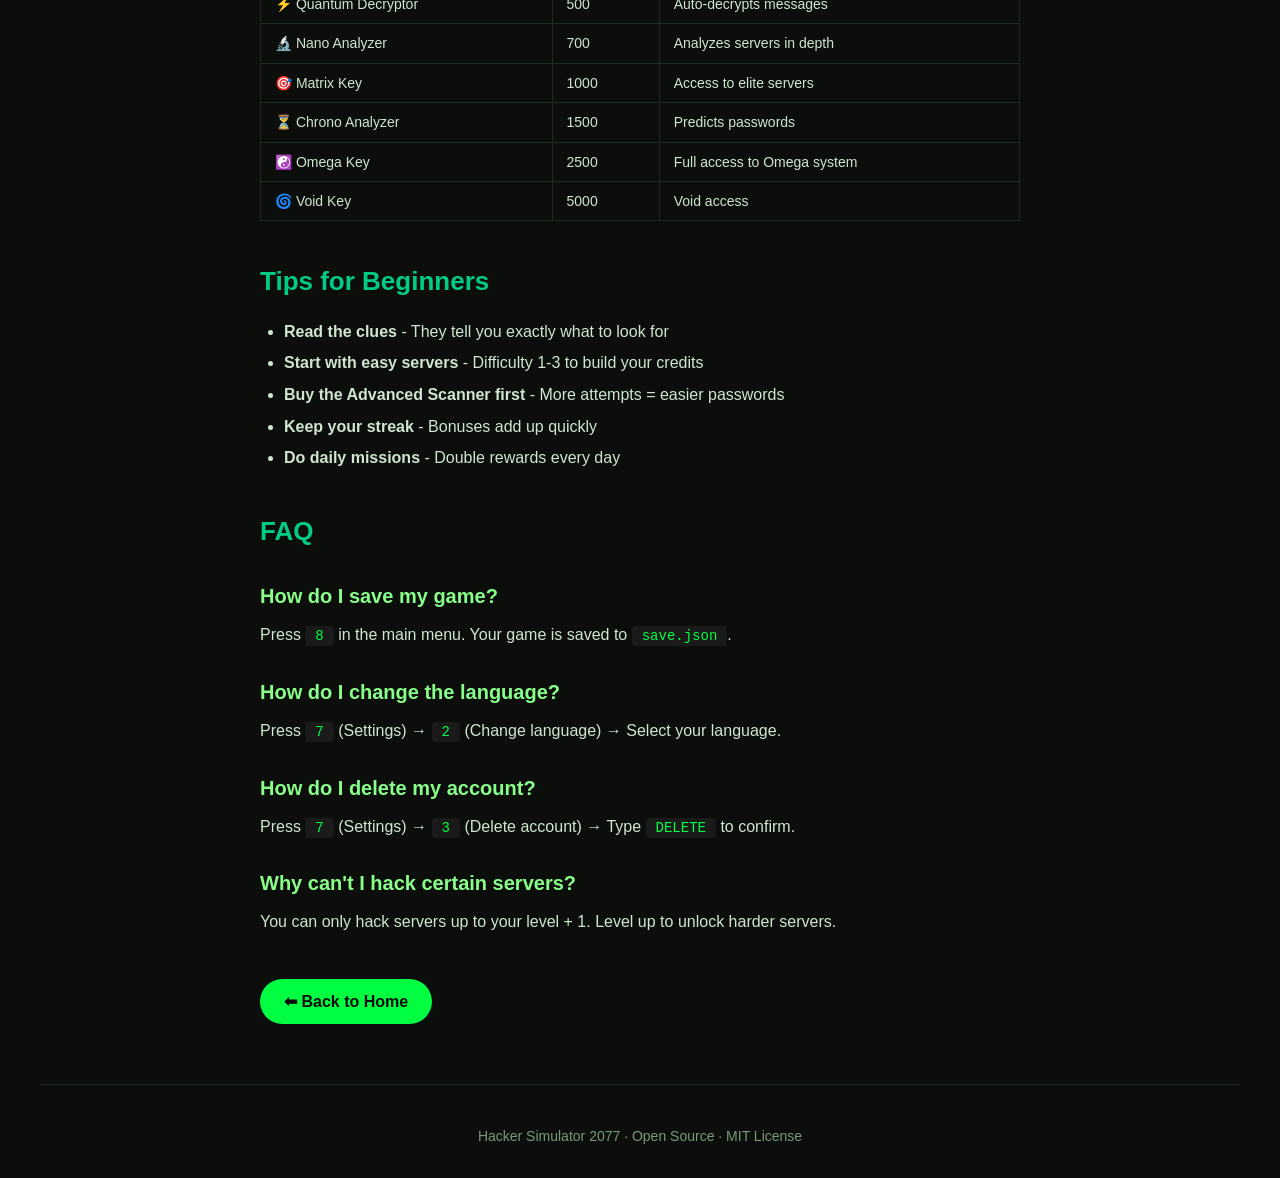
<file: docs/guides/guide.html>
<!DOCTYPE html>
<html lang="en">
<head>
    <meta charset="UTF-8">
    <meta name="viewport" content="width=device-width, initial-scale=1.0">
    <title>User Guide - Hacker Simulator 2077</title>
    <link rel="stylesheet" href="../style.css">
    <style>
        .guide-content {
            max-width: 800px;
            margin: 0 auto;
            padding: 40px 20px;
        }
        .guide-content h1 {
            color: #00ff41;
            font-size: 36px;
            margin-bottom: 10px;
        }
        .guide-content h2 {
            color: #00cc88;
            font-size: 26px;
            margin-top: 40px;
            margin-bottom: 16px;
        }
        .guide-content h3 {
            color: #88ff88;
            font-size: 20px;
            margin-top: 28px;
            margin-bottom: 10px;
        }
        .guide-content p {
            color: #d0e6d0;
            margin-bottom: 14px;
        }
        .guide-content ul, .guide-content ol {
            color: #d0e6d0;
            margin: 10px 0 20px 24px;
        }
        .guide-content li {
            margin-bottom: 6px;
        }
        .guide-content code {
            background: #1a1a1a;
            padding: 2px 10px;
            border-radius: 4px;
            font-size: 14px;
            color: #00ff41;
        }
        .guide-content pre {
            background: #0d0d0d;
            border: 1px solid #1f2a1f;
            border-radius: 8px;
            padding: 18px 22px;
            overflow-x: auto;
            color: #88ff88;
            font-size: 14px;
            margin: 16px 0;
        }
        .guide-content .back-btn {
            display: inline-block;
            margin-top: 30px;
            padding: 10px 24px;
            background: #00ff41;
            color: #0a0a0a;
            border-radius: 40px;
            text-decoration: none;
            font-weight: 600;
        }
        .guide-content .back-btn:hover {
            background: #66ff88;
        }
        .table-wrap {
            overflow-x: auto;
            margin: 20px 0;
        }
        .table-wrap table {
            width: 100%;
            border-collapse: collapse;
            font-size: 14px;
        }
        .table-wrap th {
            background: #1a2a1a;
            color: #00ff41;
            padding: 10px 14px;
            text-align: left;
            border: 1px solid #1f2a1f;
        }
        .table-wrap td {
            padding: 8px 14px;
            border: 1px solid #1f2a1f;
            color: #d0e6d0;
        }
        .table-wrap tr:hover td {
            background: #111411;
        }
    </style>
</head>
<body>
    <div class="container">
        <header>
            <div class="logo">
                <span class="logo-icon">🖥️</span>
                <div class="logo-text">
                    HACKER SIMULATOR
                    <span>2077 · User Guide</span>
                </div>
            </div>
            <nav>
                <a href="../index.html">Home</a>
                <a href="https://github.com/DlopedDtorred/hacker-simulator" target="_blank" class="github-btn">
                    <i class="fab fa-github"></i> GitHub
                </a>
            </nav>
        </header>

        <div class="guide-content">
            <h1>📖 User Guide</h1>
            <p>Everything you need to know to play Hacker Simulator 2077.</p>

            <h2>What is Hacker Simulator 2077?</h2>
            <p>A terminal-based hacking game where you play as an ethical hacker. Infiltrate servers, evade firewalls, crack passwords, and become the best hacker in the digital underworld.</p>

            <h2>First Time Setup</h2>
            <ol>
                <li>Select your language (1=Spanish, 2=English)</li>
                <li>Enter your hacker name (or press Enter for "Zero_Cool")</li>
                <li>Your configuration is saved in <code>config.json</code></li>
            </ol>

            <h2>Controls</h2>
            <div class="table-wrap">
                <table>
                    <tr><th>Key</th><th>Action</th></tr>
                    <tr><td>1</td><td>Hack server</td></tr>
                    <tr><td>2</td><td>Daily mission (DOUBLE rewards)</td></tr>
                    <tr><td>3</td><td>Train (practice mini-games)</td></tr>
                    <tr><td>4</td><td>Shop (buy tools)</td></tr>
                    <tr><td>5</td><td>Statistics</td></tr>
                    <tr><td>6</td><td>Ranking</td></tr>
                    <tr><td>7</td><td>Settings</td></tr>
                    <tr><td>8</td><td>Save game</td></tr>
                    <tr><td>9</td><td>User guide</td></tr>
                    <tr><td>0</td><td>Exit</td></tr>
                </table>
            </div>

            <h2>How to Hack a Server</h2>
            <ol>
                <li><strong>Choose a server</strong> from the list (difficulty 1-20 stars)</li>
                <li><strong>Evade the Firewall:</strong> Memorize and repeat a sequence of numbers</li>
                <li><strong>Crack the Password:</strong> Read the clue carefully and type the password</li>
                <li><strong>Extra Security:</strong> If difficulty >= 5, complete an additional mini-game</li>
            </ol>

            <h2>Tools</h2>
            <div class="table-wrap">
                <table>
                    <tr><th>Tool</th><th>Price</th><th>Description</th></tr>
                    <tr><td>🔧 Advanced Scanner</td><td>100</td><td>+2 password attempts</td></tr>
                    <tr><td>🛡️ Firewall Bypass</td><td>200</td><td>Firewalls -1 difficulty</td></tr>
                    <tr><td>🔑 Crypto Key</td><td>300</td><td>Reveals extra clues</td></tr>
                    <tr><td>⚡ Quantum Decryptor</td><td>500</td><td>Auto-decrypts messages</td></tr>
                    <tr><td>🔬 Nano Analyzer</td><td>700</td><td>Analyzes servers in depth</td></tr>
                    <tr><td>🎯 Matrix Key</td><td>1000</td><td>Access to elite servers</td></tr>
                    <tr><td>⏳ Chrono Analyzer</td><td>1500</td><td>Predicts passwords</td></tr>
                    <tr><td>☯️ Omega Key</td><td>2500</td><td>Full access to Omega system</td></tr>
                    <tr><td>🌀 Void Key</td><td>5000</td><td>Void access</td></tr>
                </table>
            </div>

            <h2>Tips for Beginners</h2>
            <ul>
                <li><strong>Read the clues</strong> - They tell you exactly what to look for</li>
                <li><strong>Start with easy servers</strong> - Difficulty 1-3 to build your credits</li>
                <li><strong>Buy the Advanced Scanner first</strong> - More attempts = easier passwords</li>
                <li><strong>Keep your streak</strong> - Bonuses add up quickly</li>
                <li><strong>Do daily missions</strong> - Double rewards every day</li>
            </ul>

            <h2>FAQ</h2>
            <h3>How do I save my game?</h3>
            <p>Press <code>8</code> in the main menu. Your game is saved to <code>save.json</code>.</p>

            <h3>How do I change the language?</h3>
            <p>Press <code>7</code> (Settings) → <code>2</code> (Change language) → Select your language.</p>

            <h3>How do I delete my account?</h3>
            <p>Press <code>7</code> (Settings) → <code>3</code> (Delete account) → Type <code>DELETE</code> to confirm.</p>

            <h3>Why can't I hack certain servers?</h3>
            <p>You can only hack servers up to your level + 1. Level up to unlock harder servers.</p>

            <a href="../index.html" class="back-btn">⬅ Back to Home</a>
        </div>

        <footer>
            <p>Hacker Simulator 2077 · Open Source · MIT License</p>
        </footer>
    </div>
</body>
</html>
</file>
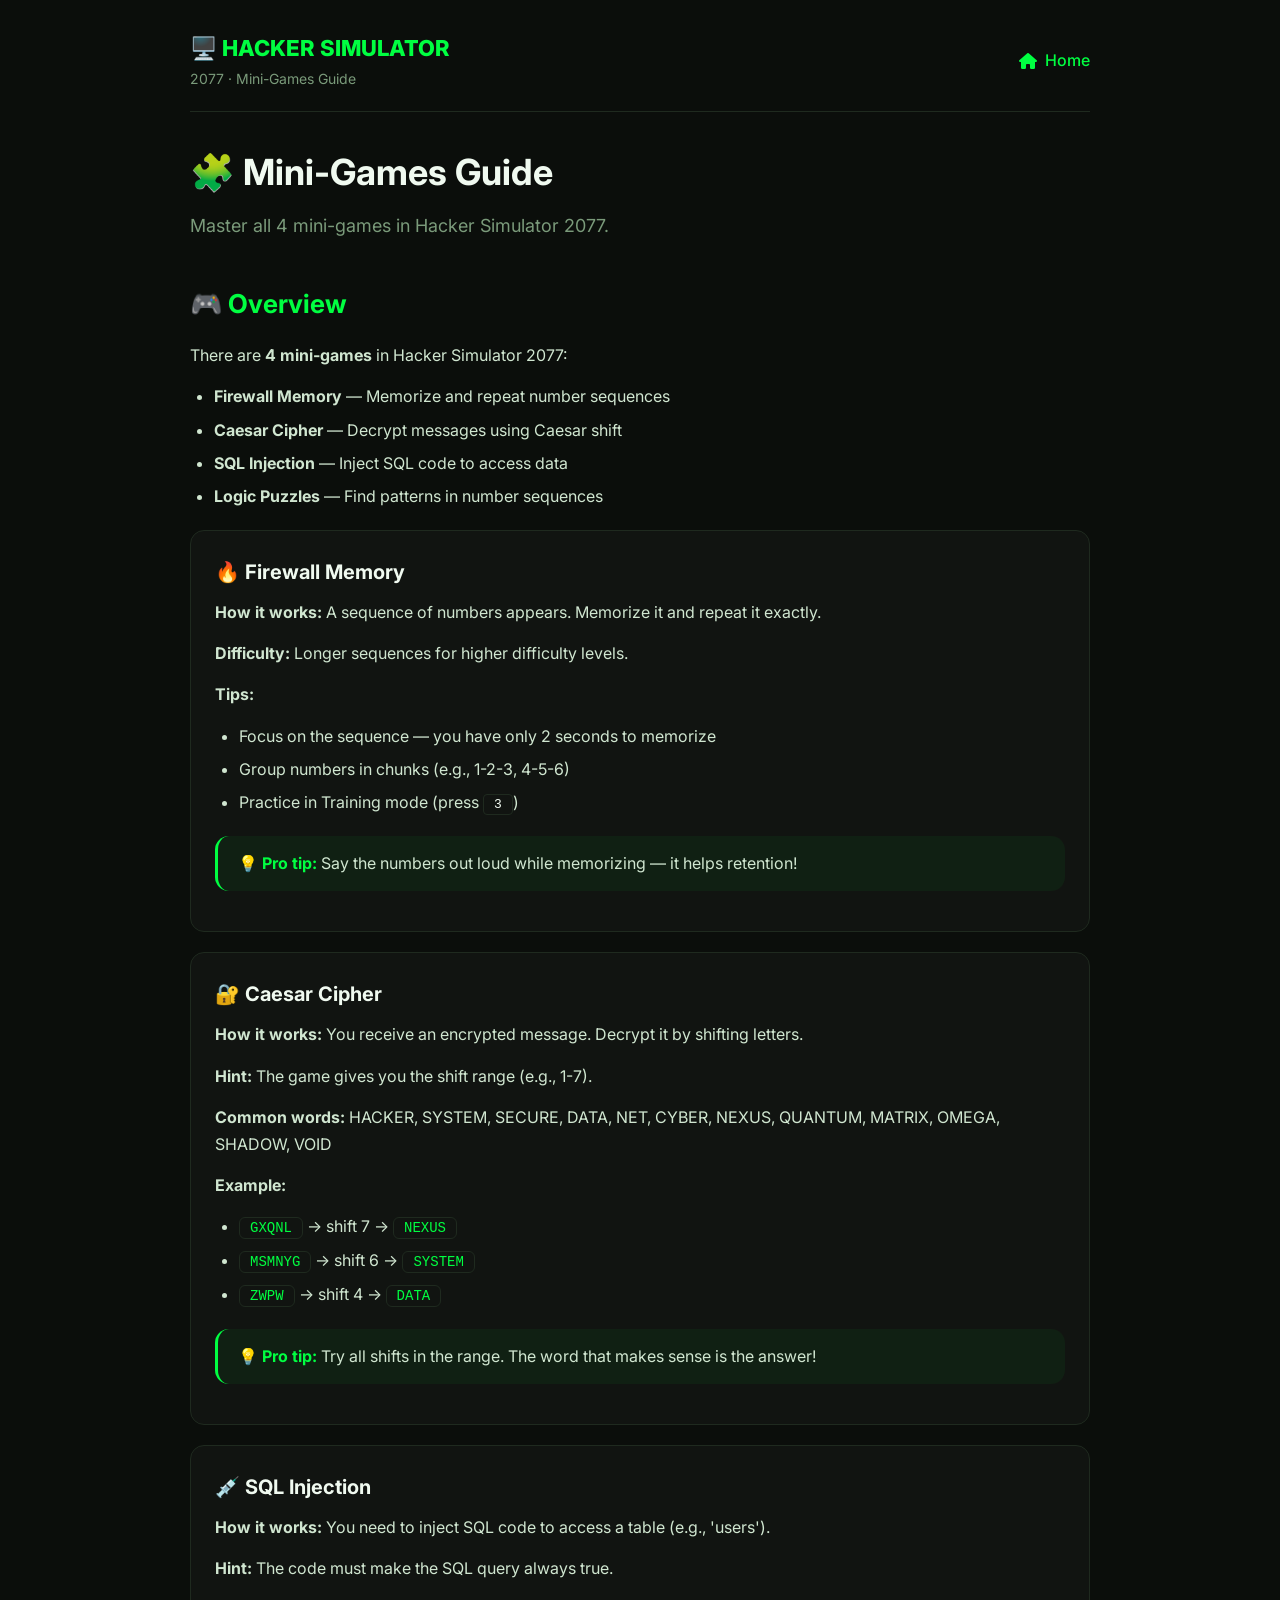
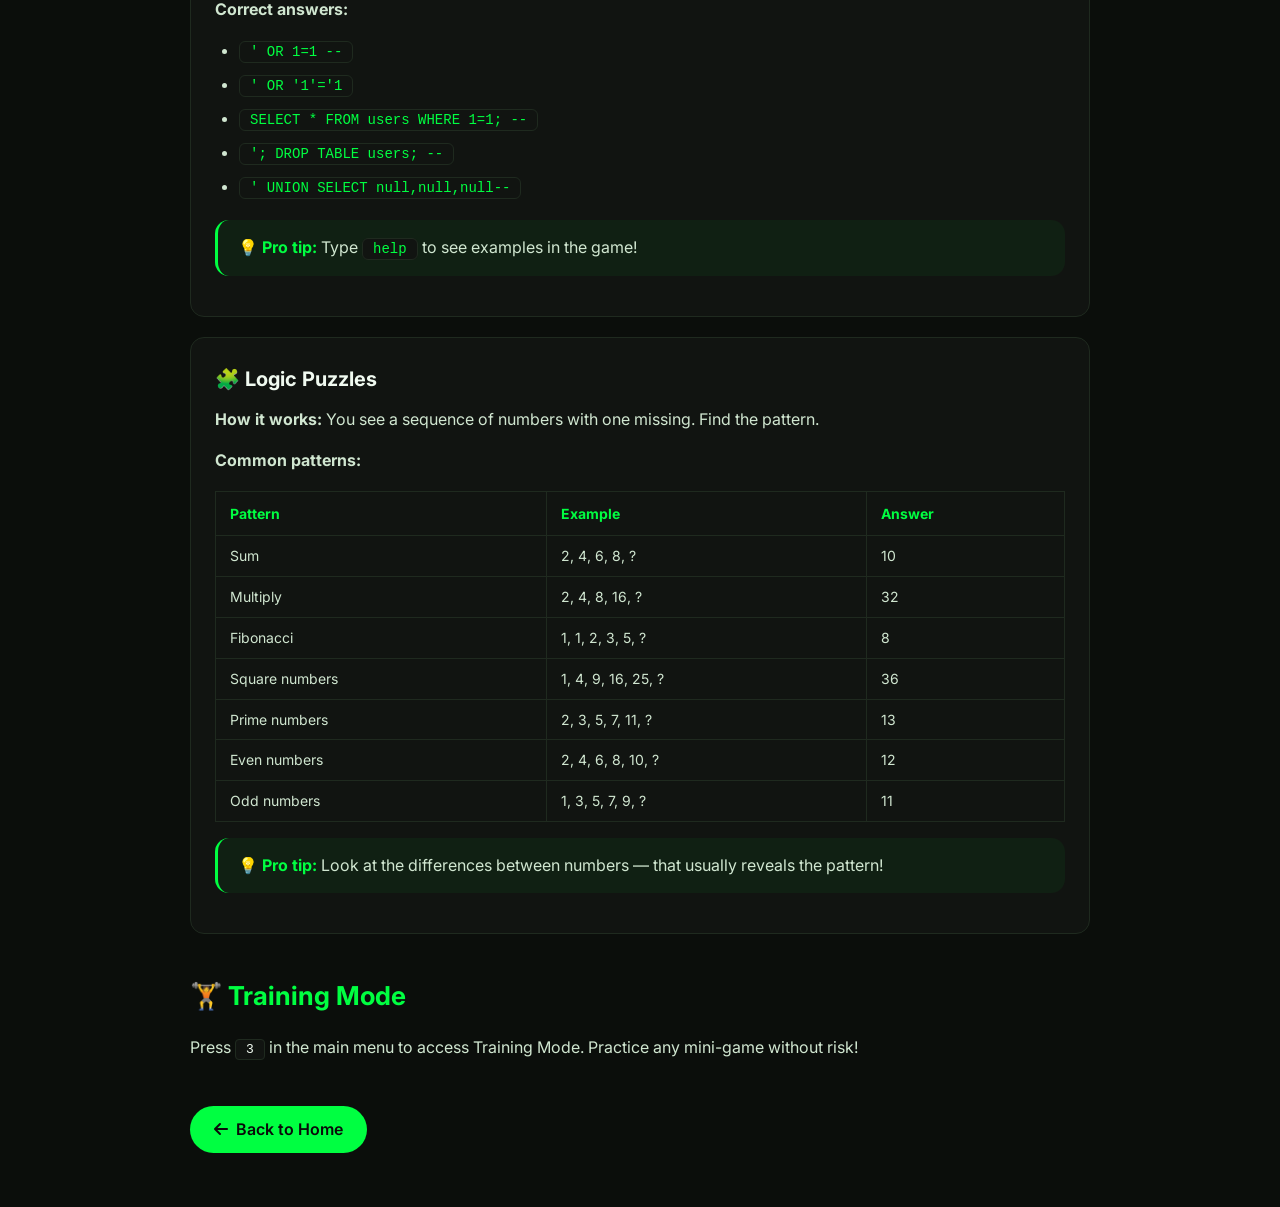
<file: docs/guides/minigames.html>
<!DOCTYPE html>
<html lang="es">
<head>
    <meta charset="UTF-8">
    <meta name="viewport" content="width=device-width, initial-scale=1.0">
    <title>Mini-Games Guide - Hacker Simulator 2077</title>
    <link rel="icon" href="../img/favicon.svg" type="image/svg+xml">
    <link rel="preconnect" href="https://fonts.googleapis.com">
    <link rel="preconnect" href="https://fonts.gstatic.com" crossorigin>
    <link href="https://fonts.googleapis.com/css2?family=Inter:opsz,wght@14..32,400;14..32,600;14..32,700;14..32,800&display=swap" rel="stylesheet">
    <link rel="stylesheet" href="https://cdnjs.cloudflare.com/ajax/libs/font-awesome/6.5.0/css/all.min.css">
    <style>
        * {
            margin: 0;
            padding: 0;
            box-sizing: border-box;
        }
        :root {
            --bg: #0b0e0b;
            --bg-card: #111411;
            --border: #1f2a1f;
            --green: #00ff41;
            --text: #d0e6d0;
            --text-muted: #7a9a7a;
            --text-light: #f0faf0;
            --radius: 14px;
            --transition: 0.3s ease;
        }
        body {
            font-family: 'Inter', sans-serif;
            background: var(--bg);
            color: var(--text);
            line-height: 1.7;
            padding: 0 24px;
            display: flex;
            flex-direction: column;
            align-items: center;
        }
        .container {
            max-width: 900px;
            width: 100%;
            padding: 30px 0 60px;
        }
        .guide-header {
            display: flex;
            justify-content: space-between;
            align-items: center;
            padding-bottom: 20px;
            border-bottom: 1px solid var(--border);
            margin-bottom: 30px;
            flex-wrap: wrap;
            gap: 12px;
        }
        .guide-header .logo {
            font-size: 22px;
            font-weight: 800;
            color: var(--green);
        }
        .guide-header .logo span {
            font-weight: 400;
            color: var(--text-muted);
            font-size: 14px;
            display: block;
        }
        .guide-header a {
            color: var(--green);
            text-decoration: none;
            font-weight: 500;
            transition: var(--transition);
            display: inline-flex;
            align-items: center;
            gap: 8px;
        }
        .guide-header a:hover {
            color: #66ff88;
        }
        h1 {
            font-size: 36px;
            color: var(--text-light);
            margin-bottom: 8px;
        }
        .subtitle {
            color: var(--text-muted);
            font-size: 18px;
            margin-bottom: 30px;
        }
        h2 {
            font-size: 26px;
            color: var(--green);
            margin-top: 40px;
            margin-bottom: 16px;
        }
        h3 {
            font-size: 20px;
            color: var(--text-light);
            margin-top: 28px;
            margin-bottom: 10px;
        }
        p {
            color: var(--text);
            margin-bottom: 14px;
        }
        ul,
        ol {
            color: var(--text);
            margin: 10px 0 20px 24px;
        }
        li {
            margin-bottom: 6px;
        }
        code {
            background: var(--bg-card);
            padding: 2px 10px;
            border-radius: 6px;
            font-size: 14px;
            color: var(--green);
            border: 1px solid var(--border);
        }
        kbd {
            background: var(--bg-card);
            padding: 2px 10px;
            border-radius: 4px;
            font-size: 13px;
            border: 1px solid var(--border);
            color: var(--text-light);
        }
        pre {
            background: var(--bg-card);
            border: 1px solid var(--border);
            border-radius: var(--radius);
            padding: 18px 22px;
            overflow-x: auto;
            color: #88ff88;
            font-size: 14px;
            margin: 16px 0;
        }
        .note {
            background: rgba(0, 255, 65, 0.05);
            border-left: 3px solid var(--green);
            padding: 14px 20px;
            border-radius: var(--radius);
            margin: 16px 0;
        }
        .note strong {
            color: var(--green);
        }
        .btn-back {
            display: inline-flex;
            align-items: center;
            gap: 8px;
            padding: 10px 24px;
            background: var(--green);
            color: #0a0a0a;
            border-radius: 40px;
            font-weight: 600;
            text-decoration: none;
            transition: var(--transition);
            margin-top: 30px;
        }
        .btn-back:hover {
            background: #66ff88;
            transform: scale(1.02);
        }
        .table-wrap {
            overflow-x: auto;
            margin: 16px 0;
        }
        .table-wrap table {
            width: 100%;
            border-collapse: collapse;
            font-size: 14px;
        }
        .table-wrap th {
            background: var(--bg-card);
            color: var(--green);
            padding: 10px 14px;
            text-align: left;
            border: 1px solid var(--border);
        }
        .table-wrap td {
            padding: 8px 14px;
            border: 1px solid var(--border);
            color: var(--text);
        }
        .table-wrap tr:hover td {
            background: var(--bg-card);
        }
        .mini-game-card {
            background: var(--bg-card);
            border: 1px solid var(--border);
            border-radius: var(--radius);
            padding: 24px;
            margin: 20px 0;
        }
        .mini-game-card h3 {
            margin-top: 0;
        }
        @media (max-width: 600px) {
            h1 {
                font-size: 28px;
            }
            h2 {
                font-size: 22px;
            }
            .guide-header {
                flex-direction: column;
                align-items: flex-start;
            }
        }
    </style>
</head>
<body>
    <div class="container">
        <div class="guide-header">
            <div class="logo">
                🖥️ HACKER SIMULATOR
                <span>2077 · Mini-Games Guide</span>
            </div>
            <a href="../index.html"><i class="fas fa-home"></i> Home</a>
        </div>

        <h1>🧩 Mini-Games Guide</h1>
        <p class="subtitle">Master all 4 mini-games in Hacker Simulator 2077.</p>

        <h2>🎮 Overview</h2>
        <p>There are <strong>4 mini-games</strong> in Hacker Simulator 2077:</p>
        <ul>
            <li><strong>Firewall Memory</strong> — Memorize and repeat number sequences</li>
            <li><strong>Caesar Cipher</strong> — Decrypt messages using Caesar shift</li>
            <li><strong>SQL Injection</strong> — Inject SQL code to access data</li>
            <li><strong>Logic Puzzles</strong> — Find patterns in number sequences</li>
        </ul>

        <div class="mini-game-card">
            <h3>🔥 Firewall Memory</h3>
            <p><strong>How it works:</strong> A sequence of numbers appears. Memorize it and repeat it exactly.</p>
            <p><strong>Difficulty:</strong> Longer sequences for higher difficulty levels.</p>
            <p><strong>Tips:</strong></p>
            <ul>
                <li>Focus on the sequence — you have only 2 seconds to memorize</li>
                <li>Group numbers in chunks (e.g., 1-2-3, 4-5-6)</li>
                <li>Practice in Training mode (press <kbd>3</kbd>)</li>
            </ul>
            <div class="note">
                <strong>💡 Pro tip:</strong> Say the numbers out loud while memorizing — it helps retention!
            </div>
        </div>

        <div class="mini-game-card">
            <h3>🔐 Caesar Cipher</h3>
            <p><strong>How it works:</strong> You receive an encrypted message. Decrypt it by shifting letters.</p>
            <p><strong>Hint:</strong> The game gives you the shift range (e.g., 1-7).</p>
            <p><strong>Common words:</strong> HACKER, SYSTEM, SECURE, DATA, NET, CYBER, NEXUS, QUANTUM, MATRIX, OMEGA, SHADOW, VOID</p>
            <p><strong>Example:</strong></p>
            <ul>
                <li><code>GXQNL</code> → shift 7 → <code>NEXUS</code></li>
                <li><code>MSMNYG</code> → shift 6 → <code>SYSTEM</code></li>
                <li><code>ZWPW</code> → shift 4 → <code>DATA</code></li>
            </ul>
            <div class="note">
                <strong>💡 Pro tip:</strong> Try all shifts in the range. The word that makes sense is the answer!
            </div>
        </div>

        <div class="mini-game-card">
            <h3>💉 SQL Injection</h3>
            <p><strong>How it works:</strong> You need to inject SQL code to access a table (e.g., 'users').</p>
            <p><strong>Hint:</strong> The code must make the SQL query always true.</p>
            <p><strong>Correct answers:</strong></p>
            <ul>
                <li><code>' OR 1=1 --</code></li>
                <li><code>' OR '1'='1</code></li>
                <li><code>SELECT * FROM users WHERE 1=1; --</code></li>
                <li><code>'; DROP TABLE users; --</code></li>
                <li><code>' UNION SELECT null,null,null--</code></li>
            </ul>
            <div class="note">
                <strong>💡 Pro tip:</strong> Type <code>help</code> to see examples in the game!
            </div>
        </div>

        <div class="mini-game-card">
            <h3>🧩 Logic Puzzles</h3>
            <p><strong>How it works:</strong> You see a sequence of numbers with one missing. Find the pattern.</p>
            <p><strong>Common patterns:</strong></p>
            <div class="table-wrap">
                <table>
                    <tr><th>Pattern</th><th>Example</th><th>Answer</th></tr>
                    <tr><td>Sum</td><td>2, 4, 6, 8, ?</td><td>10</td></tr>
                    <tr><td>Multiply</td><td>2, 4, 8, 16, ?</td><td>32</td></tr>
                    <tr><td>Fibonacci</td><td>1, 1, 2, 3, 5, ?</td><td>8</td></tr>
                    <tr><td>Square numbers</td><td>1, 4, 9, 16, 25, ?</td><td>36</td></tr>
                    <tr><td>Prime numbers</td><td>2, 3, 5, 7, 11, ?</td><td>13</td></tr>
                    <tr><td>Even numbers</td><td>2, 4, 6, 8, 10, ?</td><td>12</td></tr>
                    <tr><td>Odd numbers</td><td>1, 3, 5, 7, 9, ?</td><td>11</td></tr>
                </table>
            </div>
            <div class="note">
                <strong>💡 Pro tip:</strong> Look at the differences between numbers — that usually reveals the pattern!
            </div>
        </div>

        <h2>🏋️ Training Mode</h2>
        <p>Press <kbd>3</kbd> in the main menu to access Training Mode. Practice any mini-game without risk!</p>

        <a href="../index.html" class="btn-back"><i class="fas fa-arrow-left"></i> Back to Home</a>
    </div>
</body>
</html>
</file>
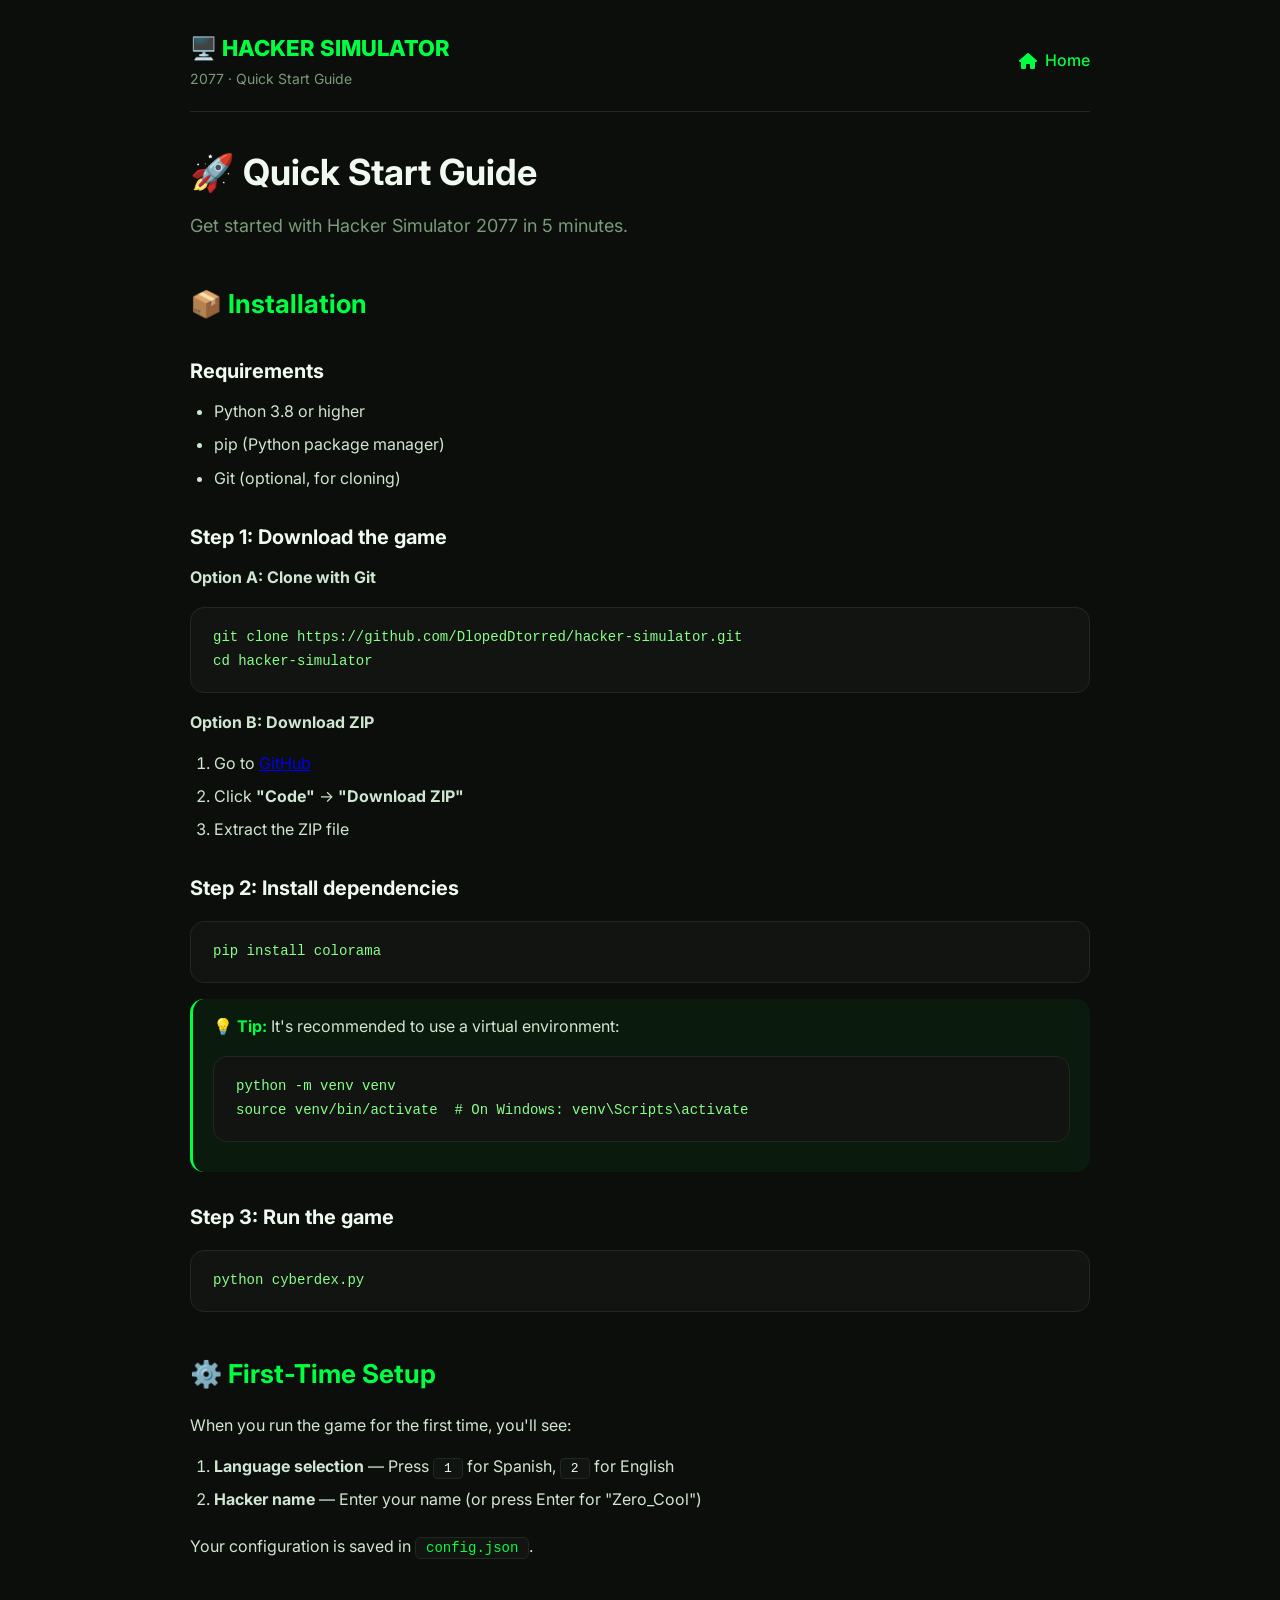
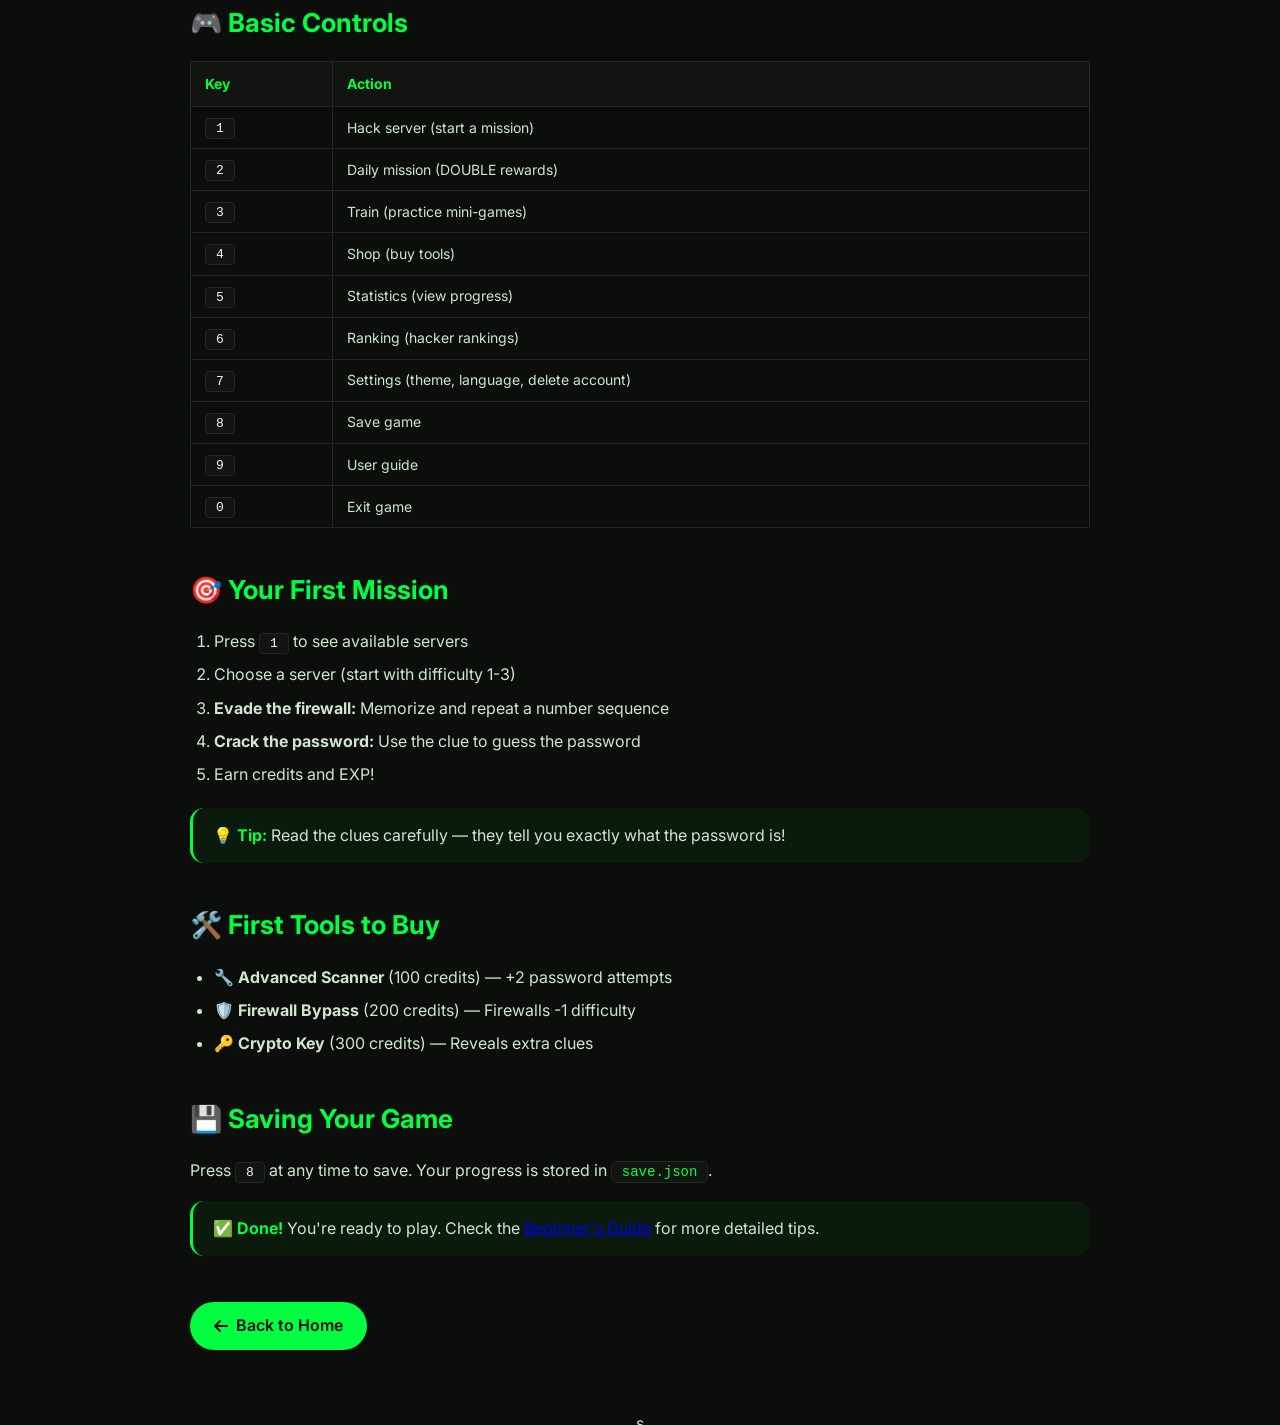
<file: docs/guides/quickstart.html>
<!DOCTYPE html>
<html lang="es">
<head>
    <meta charset="UTF-8">
    <meta name="viewport" content="width=device-width, initial-scale=1.0">
    <title>Quick Start Guide - Hacker Simulator 2077</title>
    <link rel="icon" href="../img/favicon.svg" type="image/svg+xml">
    <link rel="preconnect" href="https://fonts.googleapis.com">
    <link rel="preconnect" href="https://fonts.gstatic.com" crossorigin>
    <link href="https://fonts.googleapis.com/css2?family=Inter:opsz,wght@14..32,400;14..32,600;14..32,700;14..32,800&display=swap" rel="stylesheet">
    <link rel="stylesheet" href="https://cdnjs.cloudflare.com/ajax/libs/font-awesome/6.5.0/css/all.min.css">
    <style>
        * {
            margin: 0;
            padding: 0;
            box-sizing: border-box;
        }
        :root {
            --bg: #0b0e0b;
            --bg-card: #111411;
            --border: #1f2a1f;
            --green: #00ff41;
            --text: #d0e6d0;
            --text-muted: #7a9a7a;
            --text-light: #f0faf0;
            --radius: 14px;
            --transition: 0.3s ease;
        }
        body {
            font-family: 'Inter', sans-serif;
            background: var(--bg);
            color: var(--text);
            line-height: 1.7;
            padding: 0 24px;
            display: flex;
            flex-direction: column;
            align-items: center;
        }
        .container {
            max-width: 900px;
            width: 100%;
            padding: 30px 0 60px;
        }
        /* Header */
        .guide-header {
            display: flex;
            justify-content: space-between;
            align-items: center;
            padding-bottom: 20px;
            border-bottom: 1px solid var(--border);
            margin-bottom: 30px;
            flex-wrap: wrap;
            gap: 12px;
        }
        .guide-header .logo {
            font-size: 22px;
            font-weight: 800;
            color: var(--green);
        }
        .guide-header .logo span {
            font-weight: 400;
            color: var(--text-muted);
            font-size: 14px;
            display: block;
        }
        .guide-header a {
            color: var(--green);
            text-decoration: none;
            font-weight: 500;
            transition: var(--transition);
            display: inline-flex;
            align-items: center;
            gap: 8px;
        }
        .guide-header a:hover {
            color: #66ff88;
        }

        /* Content */
        h1 {
            font-size: 36px;
            color: var(--text-light);
            margin-bottom: 8px;
        }
        .subtitle {
            color: var(--text-muted);
            font-size: 18px;
            margin-bottom: 30px;
        }
        h2 {
            font-size: 26px;
            color: var(--green);
            margin-top: 40px;
            margin-bottom: 16px;
        }
        h3 {
            font-size: 20px;
            color: var(--text-light);
            margin-top: 28px;
            margin-bottom: 10px;
        }
        p {
            color: var(--text);
            margin-bottom: 14px;
        }
        ul,
        ol {
            color: var(--text);
            margin: 10px 0 20px 24px;
        }
        li {
            margin-bottom: 6px;
        }
        code {
            background: var(--bg-card);
            padding: 2px 10px;
            border-radius: 6px;
            font-size: 14px;
            color: var(--green);
            border: 1px solid var(--border);
        }
        kbd {
            background: var(--bg-card);
            padding: 2px 10px;
            border-radius: 4px;
            font-size: 13px;
            border: 1px solid var(--border);
            color: var(--text-light);
        }
        pre {
            background: var(--bg-card);
            border: 1px solid var(--border);
            border-radius: var(--radius);
            padding: 18px 22px;
            overflow-x: auto;
            color: #88ff88;
            font-size: 14px;
            margin: 16px 0;
        }
        .note {
            background: rgba(0, 255, 65, 0.05);
            border-left: 3px solid var(--green);
            padding: 14px 20px;
            border-radius: var(--radius);
            margin: 16px 0;
        }
        .note strong {
            color: var(--green);
        }
        .btn-back {
            display: inline-flex;
            align-items: center;
            gap: 8px;
            padding: 10px 24px;
            background: var(--green);
            color: #0a0a0a;
            border-radius: 40px;
            font-weight: 600;
            text-decoration: none;
            transition: var(--transition);
            margin-top: 30px;
        }
        .btn-back:hover {
            background: #66ff88;
            transform: scale(1.02);
        }
        .table-wrap {
            overflow-x: auto;
            margin: 16px 0;
        }
        .table-wrap table {
            width: 100%;
            border-collapse: collapse;
            font-size: 14px;
        }
        .table-wrap th {
            background: var(--bg-card);
            color: var(--green);
            padding: 10px 14px;
            text-align: left;
            border: 1px solid var(--border);
        }
        .table-wrap td {
            padding: 8px 14px;
            border: 1px solid var(--border);
            color: var(--text);
        }
        .table-wrap tr:hover td {
            background: var(--bg-card);
        }

        @media (max-width: 600px) {
            h1 {
                font-size: 28px;
            }
            h2 {
                font-size: 22px;
            }
            .guide-header {
                flex-direction: column;
                align-items: flex-start;
            }
        }
    </style>
</head>
<body>
    <div class="container">
        <!-- Header -->
        <div class="guide-header">
            <div class="logo">
                🖥️ HACKER SIMULATOR
                <span>2077 · Quick Start Guide</span>
            </div>
            <a href="../index.html"><i class="fas fa-home"></i> Home</a>
        </div>

        <h1>🚀 Quick Start Guide</h1>
        <p class="subtitle">Get started with Hacker Simulator 2077 in 5 minutes.</p>

        <h2>📦 Installation</h2>
        <h3>Requirements</h3>
        <ul>
            <li>Python 3.8 or higher</li>
            <li>pip (Python package manager)</li>
            <li>Git (optional, for cloning)</li>
        </ul>

        <h3>Step 1: Download the game</h3>
        <p><strong>Option A: Clone with Git</strong></p>
        <pre>git clone https://github.com/DlopedDtorred/hacker-simulator.git
cd hacker-simulator</pre>

        <p><strong>Option B: Download ZIP</strong></p>
        <ol>
            <li>Go to <a href="https://github.com/DlopedDtorred/hacker-simulator" target="_blank">GitHub</a></li>
            <li>Click <strong>"Code"</strong> → <strong>"Download ZIP"</strong></li>
            <li>Extract the ZIP file</li>
        </ol>

        <h3>Step 2: Install dependencies</h3>
        <pre>pip install colorama</pre>

        <div class="note">
            <strong>💡 Tip:</strong> It's recommended to use a virtual environment:
            <pre>python -m venv venv
source venv/bin/activate  # On Windows: venv\Scripts\activate</pre>
        </div>

        <h3>Step 3: Run the game</h3>
        <pre>python cyberdex.py</pre>

        <h2>⚙️ First-Time Setup</h2>
        <p>When you run the game for the first time, you'll see:</p>
        <ol>
            <li><strong>Language selection</strong> — Press <kbd>1</kbd> for Spanish, <kbd>2</kbd> for English</li>
            <li><strong>Hacker name</strong> — Enter your name (or press Enter for "Zero_Cool")</li>
        </ol>
        <p>Your configuration is saved in <code>config.json</code>.</p>

        <h2>🎮 Basic Controls</h2>
        <div class="table-wrap">
            <table>
                <tr><th>Key</th><th>Action</th></tr>
                <tr><td><kbd>1</kbd></td><td>Hack server (start a mission)</td></tr>
                <tr><td><kbd>2</kbd></td><td>Daily mission (DOUBLE rewards)</td></tr>
                <tr><td><kbd>3</kbd></td><td>Train (practice mini-games)</td></tr>
                <tr><td><kbd>4</kbd></td><td>Shop (buy tools)</td></tr>
                <tr><td><kbd>5</kbd></td><td>Statistics (view progress)</td></tr>
                <tr><td><kbd>6</kbd></td><td>Ranking (hacker rankings)</td></tr>
                <tr><td><kbd>7</kbd></td><td>Settings (theme, language, delete account)</td></tr>
                <tr><td><kbd>8</kbd></td><td>Save game</td></tr>
                <tr><td><kbd>9</kbd></td><td>User guide</td></tr>
                <tr><td><kbd>0</kbd></td><td>Exit game</td></tr>
            </table>
        </div>

        <h2>🎯 Your First Mission</h2>
        <ol>
            <li>Press <kbd>1</kbd> to see available servers</li>
            <li>Choose a server (start with difficulty 1-3)</li>
            <li><strong>Evade the firewall:</strong> Memorize and repeat a number sequence</li>
            <li><strong>Crack the password:</strong> Use the clue to guess the password</li>
            <li>Earn credits and EXP!</li>
        </ol>

        <div class="note">
            <strong>💡 Tip:</strong> Read the clues carefully — they tell you exactly what the password is!
        </div>

        <h2>🛠️ First Tools to Buy</h2>
        <ul>
            <li><strong>🔧 Advanced Scanner</strong> (100 credits) — +2 password attempts</li>
            <li><strong>🛡️ Firewall Bypass</strong> (200 credits) — Firewalls -1 difficulty</li>
            <li><strong>🔑 Crypto Key</strong> (300 credits) — Reveals extra clues</li>
        </ul>

        <h2>💾 Saving Your Game</h2>
        <p>Press <kbd>8</kbd> at any time to save. Your progress is stored in <code>save.json</code>.</p>

        <div class="note">
            <strong>✅ Done!</strong> You're ready to play. Check the <a href="beginners.html">Beginner's Guide</a> for more detailed tips.
        </div>

        <a href="../index.html" class="btn-back"><i class="fas fa-arrow-left"></i> Back to Home</a>
    </div>
</body>
</html>s
</file>
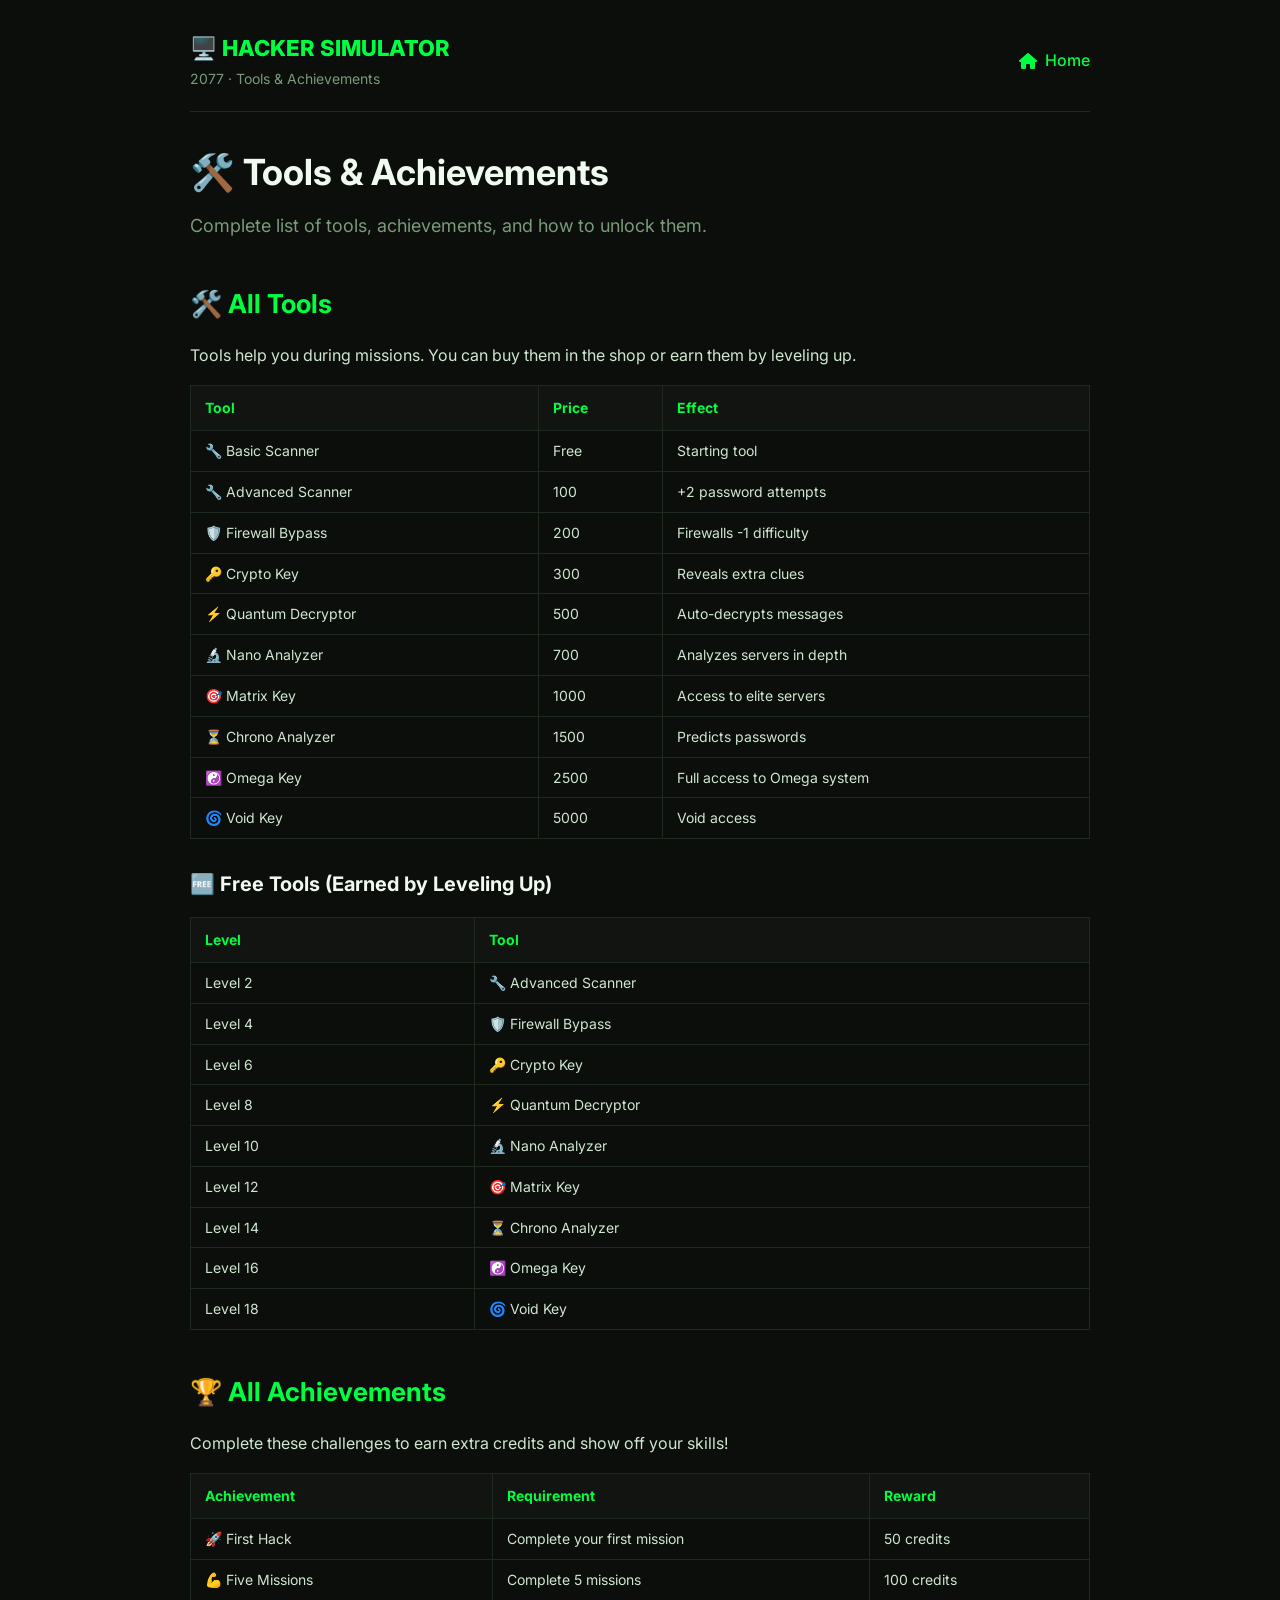
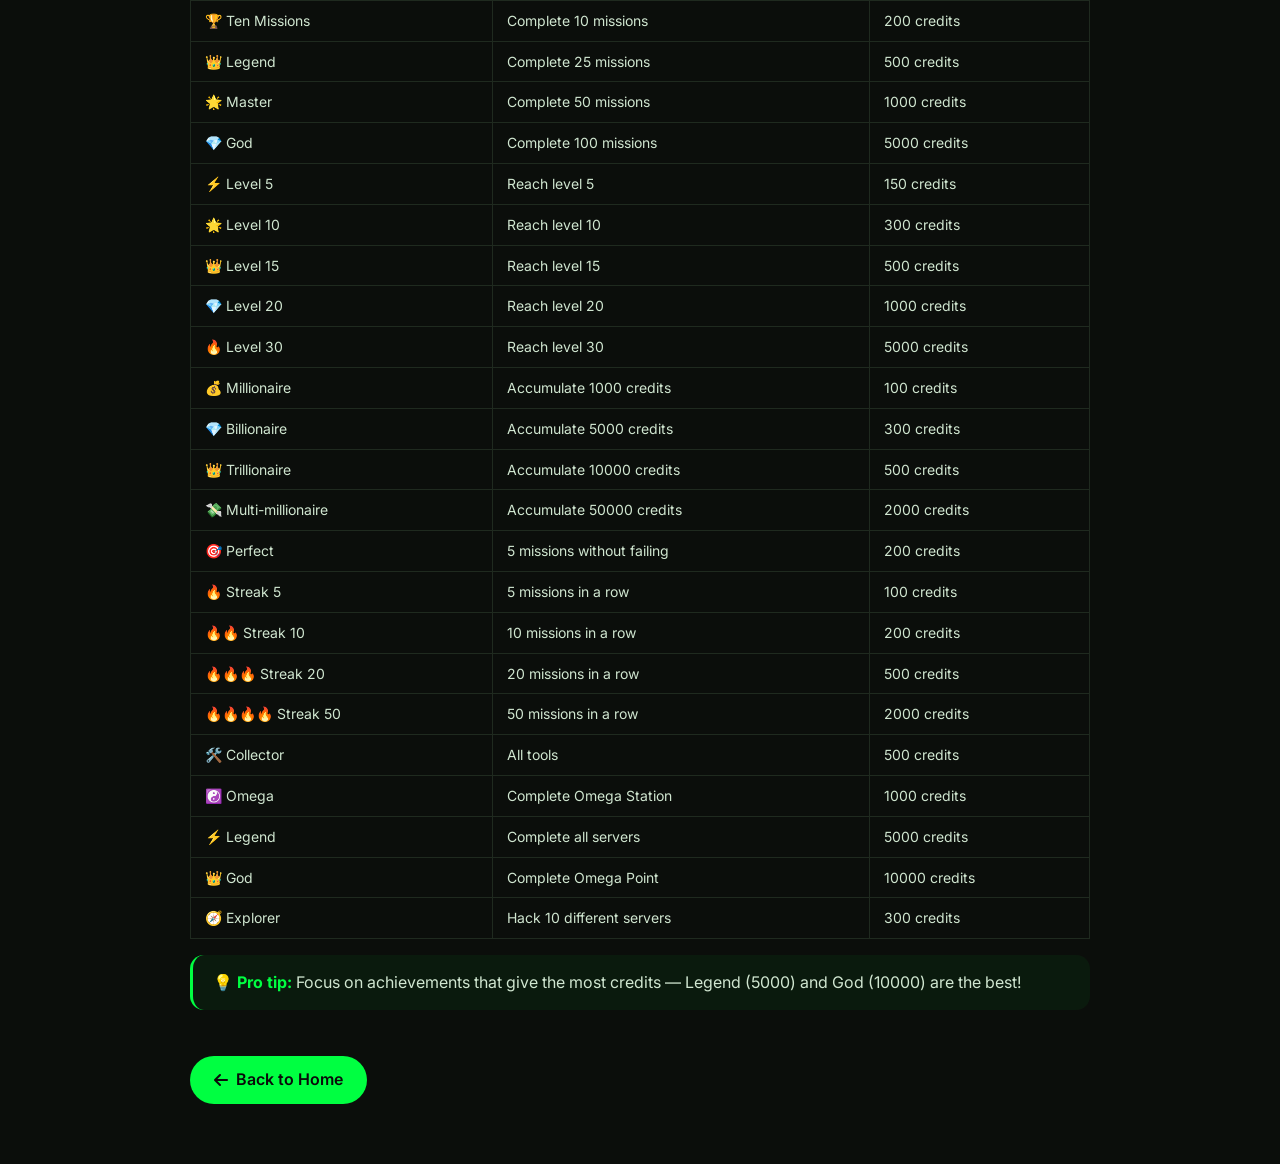
<file: docs/guides/tools.html>
<!DOCTYPE html>
<html lang="es">
<head>
    <meta charset="UTF-8">
    <meta name="viewport" content="width=device-width, initial-scale=1.0">
    <title>Tools & Achievements - Hacker Simulator 2077</title>
    <link rel="icon" href="../img/favicon.svg" type="image/svg+xml">
    <link rel="preconnect" href="https://fonts.googleapis.com">
    <link rel="preconnect" href="https://fonts.gstatic.com" crossorigin>
    <link href="https://fonts.googleapis.com/css2?family=Inter:opsz,wght@14..32,400;14..32,600;14..32,700;14..32,800&display=swap" rel="stylesheet">
    <link rel="stylesheet" href="https://cdnjs.cloudflare.com/ajax/libs/font-awesome/6.5.0/css/all.min.css">
    <style>
        * {
            margin: 0;
            padding: 0;
            box-sizing: border-box;
        }
        :root {
            --bg: #0b0e0b;
            --bg-card: #111411;
            --border: #1f2a1f;
            --green: #00ff41;
            --text: #d0e6d0;
            --text-muted: #7a9a7a;
            --text-light: #f0faf0;
            --radius: 14px;
            --transition: 0.3s ease;
        }
        body {
            font-family: 'Inter', sans-serif;
            background: var(--bg);
            color: var(--text);
            line-height: 1.7;
            padding: 0 24px;
            display: flex;
            flex-direction: column;
            align-items: center;
        }
        .container {
            max-width: 900px;
            width: 100%;
            padding: 30px 0 60px;
        }
        .guide-header {
            display: flex;
            justify-content: space-between;
            align-items: center;
            padding-bottom: 20px;
            border-bottom: 1px solid var(--border);
            margin-bottom: 30px;
            flex-wrap: wrap;
            gap: 12px;
        }
        .guide-header .logo {
            font-size: 22px;
            font-weight: 800;
            color: var(--green);
        }
        .guide-header .logo span {
            font-weight: 400;
            color: var(--text-muted);
            font-size: 14px;
            display: block;
        }
        .guide-header a {
            color: var(--green);
            text-decoration: none;
            font-weight: 500;
            transition: var(--transition);
            display: inline-flex;
            align-items: center;
            gap: 8px;
        }
        .guide-header a:hover {
            color: #66ff88;
        }
        h1 {
            font-size: 36px;
            color: var(--text-light);
            margin-bottom: 8px;
        }
        .subtitle {
            color: var(--text-muted);
            font-size: 18px;
            margin-bottom: 30px;
        }
        h2 {
            font-size: 26px;
            color: var(--green);
            margin-top: 40px;
            margin-bottom: 16px;
        }
        h3 {
            font-size: 20px;
            color: var(--text-light);
            margin-top: 28px;
            margin-bottom: 10px;
        }
        p {
            color: var(--text);
            margin-bottom: 14px;
        }
        ul,
        ol {
            color: var(--text);
            margin: 10px 0 20px 24px;
        }
        li {
            margin-bottom: 6px;
        }
        code {
            background: var(--bg-card);
            padding: 2px 10px;
            border-radius: 6px;
            font-size: 14px;
            color: var(--green);
            border: 1px solid var(--border);
        }
        kbd {
            background: var(--bg-card);
            padding: 2px 10px;
            border-radius: 4px;
            font-size: 13px;
            border: 1px solid var(--border);
            color: var(--text-light);
        }
        .note {
            background: rgba(0, 255, 65, 0.05);
            border-left: 3px solid var(--green);
            padding: 14px 20px;
            border-radius: var(--radius);
            margin: 16px 0;
        }
        .note strong {
            color: var(--green);
        }
        .btn-back {
            display: inline-flex;
            align-items: center;
            gap: 8px;
            padding: 10px 24px;
            background: var(--green);
            color: #0a0a0a;
            border-radius: 40px;
            font-weight: 600;
            text-decoration: none;
            transition: var(--transition);
            margin-top: 30px;
        }
        .btn-back:hover {
            background: #66ff88;
            transform: scale(1.02);
        }
        .table-wrap {
            overflow-x: auto;
            margin: 16px 0;
        }
        .table-wrap table {
            width: 100%;
            border-collapse: collapse;
            font-size: 14px;
        }
        .table-wrap th {
            background: var(--bg-card);
            color: var(--green);
            padding: 10px 14px;
            text-align: left;
            border: 1px solid var(--border);
        }
        .table-wrap td {
            padding: 8px 14px;
            border: 1px solid var(--border);
            color: var(--text);
        }
        .table-wrap tr:hover td {
            background: var(--bg-card);
        }
        @media (max-width: 600px) {
            h1 {
                font-size: 28px;
            }
            h2 {
                font-size: 22px;
            }
            .guide-header {
                flex-direction: column;
                align-items: flex-start;
            }
        }
    </style>
</head>
<body>
    <div class="container">
        <div class="guide-header">
            <div class="logo">
                🖥️ HACKER SIMULATOR
                <span>2077 · Tools & Achievements</span>
            </div>
            <a href="../index.html"><i class="fas fa-home"></i> Home</a>
        </div>

        <h1>🛠️ Tools & Achievements</h1>
        <p class="subtitle">Complete list of tools, achievements, and how to unlock them.</p>

        <h2>🛠️ All Tools</h2>
        <p>Tools help you during missions. You can buy them in the shop or earn them by leveling up.</p>

        <div class="table-wrap">
            <table>
                <tr><th>Tool</th><th>Price</th><th>Effect</th></tr>
                <tr><td>🔧 Basic Scanner</td><td>Free</td><td>Starting tool</td></tr>
                <tr><td>🔧 Advanced Scanner</td><td>100</td><td>+2 password attempts</td></tr>
                <tr><td>🛡️ Firewall Bypass</td><td>200</td><td>Firewalls -1 difficulty</td></tr>
                <tr><td>🔑 Crypto Key</td><td>300</td><td>Reveals extra clues</td></tr>
                <tr><td>⚡ Quantum Decryptor</td><td>500</td><td>Auto-decrypts messages</td></tr>
                <tr><td>🔬 Nano Analyzer</td><td>700</td><td>Analyzes servers in depth</td></tr>
                <tr><td>🎯 Matrix Key</td><td>1000</td><td>Access to elite servers</td></tr>
                <tr><td>⏳ Chrono Analyzer</td><td>1500</td><td>Predicts passwords</td></tr>
                <tr><td>☯️ Omega Key</td><td>2500</td><td>Full access to Omega system</td></tr>
                <tr><td>🌀 Void Key</td><td>5000</td><td>Void access</td></tr>
            </table>
        </div>

        <h3>🆓 Free Tools (Earned by Leveling Up)</h3>
        <div class="table-wrap">
            <table>
                <tr><th>Level</th><th>Tool</th></tr>
                <tr><td>Level 2</td><td>🔧 Advanced Scanner</td></tr>
                <tr><td>Level 4</td><td>🛡️ Firewall Bypass</td></tr>
                <tr><td>Level 6</td><td>🔑 Crypto Key</td></tr>
                <tr><td>Level 8</td><td>⚡ Quantum Decryptor</td></tr>
                <tr><td>Level 10</td><td>🔬 Nano Analyzer</td></tr>
                <tr><td>Level 12</td><td>🎯 Matrix Key</td></tr>
                <tr><td>Level 14</td><td>⏳ Chrono Analyzer</td></tr>
                <tr><td>Level 16</td><td>☯️ Omega Key</td></tr>
                <tr><td>Level 18</td><td>🌀 Void Key</td></tr>
            </table>
        </div>

        <h2>🏆 All Achievements</h2>
        <p>Complete these challenges to earn extra credits and show off your skills!</p>

        <div class="table-wrap">
            <table>
                <tr><th>Achievement</th><th>Requirement</th><th>Reward</th></tr>
                <tr><td>🚀 First Hack</td><td>Complete your first mission</td><td>50 credits</td></tr>
                <tr><td>💪 Five Missions</td><td>Complete 5 missions</td><td>100 credits</td></tr>
                <tr><td>🏆 Ten Missions</td><td>Complete 10 missions</td><td>200 credits</td></tr>
                <tr><td>👑 Legend</td><td>Complete 25 missions</td><td>500 credits</td></tr>
                <tr><td>🌟 Master</td><td>Complete 50 missions</td><td>1000 credits</td></tr>
                <tr><td>💎 God</td><td>Complete 100 missions</td><td>5000 credits</td></tr>
                <tr><td>⚡ Level 5</td><td>Reach level 5</td><td>150 credits</td></tr>
                <tr><td>🌟 Level 10</td><td>Reach level 10</td><td>300 credits</td></tr>
                <tr><td>👑 Level 15</td><td>Reach level 15</td><td>500 credits</td></tr>
                <tr><td>💎 Level 20</td><td>Reach level 20</td><td>1000 credits</td></tr>
                <tr><td>🔥 Level 30</td><td>Reach level 30</td><td>5000 credits</td></tr>
                <tr><td>💰 Millionaire</td><td>Accumulate 1000 credits</td><td>100 credits</td></tr>
                <tr><td>💎 Billionaire</td><td>Accumulate 5000 credits</td><td>300 credits</td></tr>
                <tr><td>👑 Trillionaire</td><td>Accumulate 10000 credits</td><td>500 credits</td></tr>
                <tr><td>💸 Multi-millionaire</td><td>Accumulate 50000 credits</td><td>2000 credits</td></tr>
                <tr><td>🎯 Perfect</td><td>5 missions without failing</td><td>200 credits</td></tr>
                <tr><td>🔥 Streak 5</td><td>5 missions in a row</td><td>100 credits</td></tr>
                <tr><td>🔥🔥 Streak 10</td><td>10 missions in a row</td><td>200 credits</td></tr>
                <tr><td>🔥🔥🔥 Streak 20</td><td>20 missions in a row</td><td>500 credits</td></tr>
                <tr><td>🔥🔥🔥🔥 Streak 50</td><td>50 missions in a row</td><td>2000 credits</td></tr>
                <tr><td>🛠️ Collector</td><td>All tools</td><td>500 credits</td></tr>
                <tr><td>☯️ Omega</td><td>Complete Omega Station</td><td>1000 credits</td></tr>
                <tr><td>⚡ Legend</td><td>Complete all servers</td><td>5000 credits</td></tr>
                <tr><td>👑 God</td><td>Complete Omega Point</td><td>10000 credits</td></tr>
                <tr><td>🧭 Explorer</td><td>Hack 10 different servers</td><td>300 credits</td></tr>
            </table>
        </div>

        <div class="note">
            <strong>💡 Pro tip:</strong> Focus on achievements that give the most credits — Legend (5000) and God (10000) are the best!
        </div>

        <a href="../index.html" class="btn-back"><i class="fas fa-arrow-left"></i> Back to Home</a>
    </div>
</body>
</html>
</file>
<file: docs/style.css>
/* ============================================================
   RESET & BASE
   ============================================================ */
* {
    margin: 0;
    padding: 0;
    box-sizing: border-box;
}

:root {
    --bg: #0b0e0b;
    --bg-card: #111411;
    --border: #1f2a1f;
    --green: #00ff41;
    --green-dim: #00cc33;
    --green-glow: rgba(0, 255, 65, 0.08);
    --text: #d0e6d0;
    --text-muted: #7a9a7a;
    --radius: 14px;
    --transition: 0.3s cubic-bezier(0.4, 0, 0.2, 1);
}

html {
    scroll-behavior: smooth;
}

body {
    font-family: 'Inter', -apple-system, BlinkMacSystemFont, sans-serif;
    background: var(--bg);
    color: var(--text);
    line-height: 1.6;
    min-height: 100vh;
    display: flex;
    flex-direction: column;
    align-items: center;
    padding: 0 24px;
}

a {
    color: var(--green);
    text-decoration: none;
    transition: var(--transition);
}
a:hover {
    color: #66ff88;
}

.container {
    width: 100%;
    max-width: 1200px;
}

/* ============================================================
   SCROLLBAR
   ============================================================ */
::-webkit-scrollbar {
    width: 8px;
}
::-webkit-scrollbar-track {
    background: var(--bg);
}
::-webkit-scrollbar-thumb {
    background: var(--green);
    border-radius: 10px;
}

/* ============================================================
   HEADER / NAV
   ============================================================ */
header {
    width: 100%;
    padding: 20px 0 16px;
    border-bottom: 1px solid var(--border);
    display: flex;
    justify-content: space-between;
    align-items: center;
    flex-wrap: wrap;
    gap: 16px;
}

.logo {
    display: flex;
    align-items: center;
    gap: 12px;
}

.logo-icon {
    font-size: 32px;
    line-height: 1;
}

.logo-text {
    font-size: 22px;
    font-weight: 800;
    letter-spacing: -0.5px;
    color: var(--green);
}

.logo-text span {
    font-weight: 400;
    color: var(--text-muted);
    font-size: 14px;
    display: block;
    letter-spacing: 1px;
}

nav {
    display: flex;
    align-items: center;
    gap: 28px;
    flex-wrap: wrap;
}

nav a {
    font-size: 15px;
    font-weight: 500;
    color: var(--text-muted);
    position: relative;
    padding-bottom: 4px;
}

nav a::after {
    content: '';
    position: absolute;
    bottom: 0;
    left: 0;
    width: 0;
    height: 2px;
    background: var(--green);
    transition: var(--transition);
}

nav a:hover {
    color: var(--text);
}
nav a:hover::after {
    width: 100%;
}

nav .github-btn {
    background: var(--green);
    color: #0a0a0a;
    padding: 8px 20px;
    border-radius: 40px;
    font-weight: 600;
    font-size: 14px;
    display: inline-flex;
    align-items: center;
    gap: 8px;
    transition: var(--transition);
}

nav .github-btn:hover {
    background: #66ff88;
    transform: scale(1.03);
    color: #0a0a0a;
}
nav .github-btn::after {
    display: none;
}

/* ============================================================
   HERO
   ============================================================ */
.hero {
    padding: 80px 0 60px;
    text-align: center;
}

.hero-badge {
    display: inline-block;
    background: rgba(0, 255, 65, 0.08);
    border: 1px solid rgba(0, 255, 65, 0.15);
    padding: 6px 18px;
    border-radius: 40px;
    font-size: 13px;
    color: var(--green);
    letter-spacing: 1px;
    margin-bottom: 24px;
    font-weight: 500;
}

.hero h1 {
    font-size: clamp(40px, 8vw, 80px);
    font-weight: 800;
    letter-spacing: -2px;
    line-height: 1.05;
    color: #fff;
}

.hero h1 .highlight {
    color: var(--green);
    text-shadow: 0 0 60px rgba(0, 255, 65, 0.1);
}

.hero p {
    font-size: clamp(17px, 2vw, 22px);
    color: var(--text-muted);
    max-width: 640px;
    margin: 20px auto 32px;
}

.hero-buttons {
    display: flex;
    justify-content: center;
    gap: 16px;
    flex-wrap: wrap;
}

.btn {
    display: inline-flex;
    align-items: center;
    gap: 10px;
    padding: 14px 34px;
    border-radius: 40px;
    font-weight: 600;
    font-size: 16px;
    border: none;
    cursor: pointer;
    transition: var(--transition);
    text-decoration: none;
}

.btn-primary {
    background: var(--green);
    color: #0a0a0a;
}
.btn-primary:hover {
    background: #66ff88;
    transform: scale(1.03);
    color: #0a0a0a;
}

.btn-secondary {
    background: transparent;
    color: var(--text);
    border: 1.5px solid var(--border);
}
.btn-secondary:hover {
    border-color: var(--green);
    color: var(--green);
    transform: scale(1.03);
}

.btn-download {
    background: #1a2a1a;
    color: var(--green);
    border: 1px solid var(--green);
}
.btn-download:hover {
    background: var(--green);
    color: #0a0a0a;
    transform: scale(1.03);
}

.hero-stats {
    display: flex;
    justify-content: center;
    gap: 48px;
    margin-top: 48px;
    flex-wrap: wrap;
}

.hero-stats .stat {
    text-align: center;
}

.hero-stats .stat-number {
    font-size: 28px;
    font-weight: 700;
    color: #fff;
    display: block;
}

.hero-stats .stat-label {
    font-size: 13px;
    color: var(--text-muted);
    text-transform: uppercase;
    letter-spacing: 1px;
}

/* ============================================================
   SECTIONS
   ============================================================ */
.section {
    padding: 70px 0;
    border-top: 1px solid var(--border);
}

.section-header {
    text-align: center;
    margin-bottom: 48px;
}

.section-header h2 {
    font-size: clamp(28px, 4vw, 40px);
    font-weight: 700;
    letter-spacing: -1px;
    color: #fff;
}

.section-header p {
    color: var(--text-muted);
    max-width: 540px;
    margin: 10px auto 0;
    font-size: 17px;
}

/* ============================================================
   FEATURES
   ============================================================ */
.features-grid {
    display: grid;
    grid-template-columns: repeat(auto-fit, minmax(260px, 1fr));
    gap: 24px;
}

.feature-card {
    background: var(--bg-card);
    border: 1px solid var(--border);
    border-radius: var(--radius);
    padding: 30px 24px;
    transition: var(--transition);
    text-align: center;
}

.feature-card:hover {
    border-color: var(--green);
    transform: translateY(-6px);
    box-shadow: 0 12px 40px rgba(0, 0, 0, 0.4);
}

.feature-card .icon {
    font-size: 40px;
    display: block;
    margin-bottom: 16px;
}

.feature-card h3 {
    font-size: 18px;
    font-weight: 600;
    color: #fff;
    margin-bottom: 8px;
}

.feature-card p {
    font-size: 15px;
    color: var(--text-muted);
}

/* ============================================================
   DOWNLOAD
   ============================================================ */
.download-grid {
    display: grid;
    grid-template-columns: repeat(auto-fit, minmax(220px, 1fr));
    gap: 20px;
    margin-top: 10px;
}

.download-card {
    background: var(--bg-card);
    border: 1px solid var(--border);
    border-radius: var(--radius);
    padding: 28px 20px;
    text-align: center;
    transition: var(--transition);
}

.download-card:hover {
    border-color: var(--green);
    transform: translateY(-4px);
}

.download-card .os-icon {
    font-size: 36px;
    display: block;
    margin-bottom: 12px;
}

.download-card h4 {
    color: #fff;
    font-size: 18px;
    font-weight: 600;
    margin-bottom: 4px;
}

.download-card p {
    font-size: 13px;
    color: var(--text-muted);
    margin-bottom: 16px;
}

.download-card .btn-sm {
    padding: 8px 22px;
    border-radius: 40px;
    font-size: 13px;
    font-weight: 600;
    background: var(--green);
    color: #0a0a0a;
    border: none;
    cursor: pointer;
    transition: var(--transition);
    text-decoration: none;
    display: inline-flex;
    align-items: center;
    gap: 8px;
}

.download-card .btn-sm:hover {
    background: #66ff88;
    transform: scale(1.04);
}

/* ============================================================
   CONTRIBUTE
   ============================================================ */
.contribute-steps {
    display: grid;
    grid-template-columns: repeat(auto-fit, minmax(200px, 1fr));
    gap: 24px;
    margin-top: 10px;
}

.step {
    text-align: center;
    background: var(--bg-card);
    border: 1px solid var(--border);
    border-radius: var(--radius);
    padding: 28px 20px;
    transition: var(--transition);
}

.step:hover {
    border-color: var(--green);
}

.step .step-number {
    display: inline-flex;
    align-items: center;
    justify-content: center;
    width: 44px;
    height: 44px;
    border-radius: 50%;
    background: var(--green);
    color: #0a0a0a;
    font-weight: 700;
    font-size: 18px;
    margin-bottom: 14px;
}

.step h4 {
    color: #fff;
    font-size: 17px;
    font-weight: 600;
    margin-bottom: 6px;
}

.step p {
    font-size: 14px;
    color: var(--text-muted);
}

/* ============================================================
   GUIDE
   ============================================================ */
.guide-grid {
    display: grid;
    grid-template-columns: repeat(auto-fit, minmax(240px, 1fr));
    gap: 20px;
}

.guide-card {
    background: var(--bg-card);
    border: 1px solid var(--border);
    border-radius: var(--radius);
    padding: 24px 20px;
    transition: var(--transition);
}

.guide-card:hover {
    border-color: var(--green);
}

.guide-card .guide-icon {
    font-size: 28px;
    display: block;
    margin-bottom: 10px;
}

.guide-card h4 {
    color: #fff;
    font-size: 16px;
    font-weight: 600;
}

.guide-card p {
    font-size: 14px;
    color: var(--text-muted);
    margin: 6px 0 14px;
}

.guide-card .btn-sm {
    padding: 6px 18px;
    border-radius: 40px;
    font-size: 13px;
    font-weight: 500;
    background: transparent;
    color: var(--green);
    border: 1px solid var(--green);
    cursor: pointer;
    transition: var(--transition);
    text-decoration: none;
    display: inline-block;
}

.guide-card .btn-sm:hover {
    background: var(--green);
    color: #0a0a0a;
}

/* ============================================================
   FOOTER
   ============================================================ */
footer {
    width: 100%;
    padding: 40px 0 30px;
    border-top: 1px solid var(--border);
    margin-top: 20px;
    text-align: center;
}

footer .footer-links {
    display: flex;
    justify-content: center;
    gap: 28px;
    flex-wrap: wrap;
    margin-bottom: 20px;
}

footer .footer-links a {
    font-size: 14px;
    color: var(--text-muted);
}

footer .footer-links a:hover {
    color: var(--green);
}

footer p {
    font-size: 14px;
    color: var(--text-muted);
}

footer .heart {
    color: #ff4466;
}

/* ============================================================
   RESPONSIVE
   ============================================================ */
@media (max-width: 768px) {
    header {
        flex-direction: column;
        align-items: flex-start;
    }
    nav {
        width: 100%;
        justify-content: flex-start;
        gap: 16px;
    }
    nav .github-btn {
        margin-left: 0;
    }
    .hero {
        padding: 50px 0 40px;
    }
    .hero-stats {
        gap: 24px;
    }
    .hero-stats .stat-number {
        font-size: 22px;
    }
}

@media (max-width: 480px) {
    body {
        padding: 0 16px;
    }
    .hero-buttons .btn {
        width: 100%;
        justify-content: center;
    }
    .download-grid {
        grid-template-columns: 1fr;
    }
}
</file>
